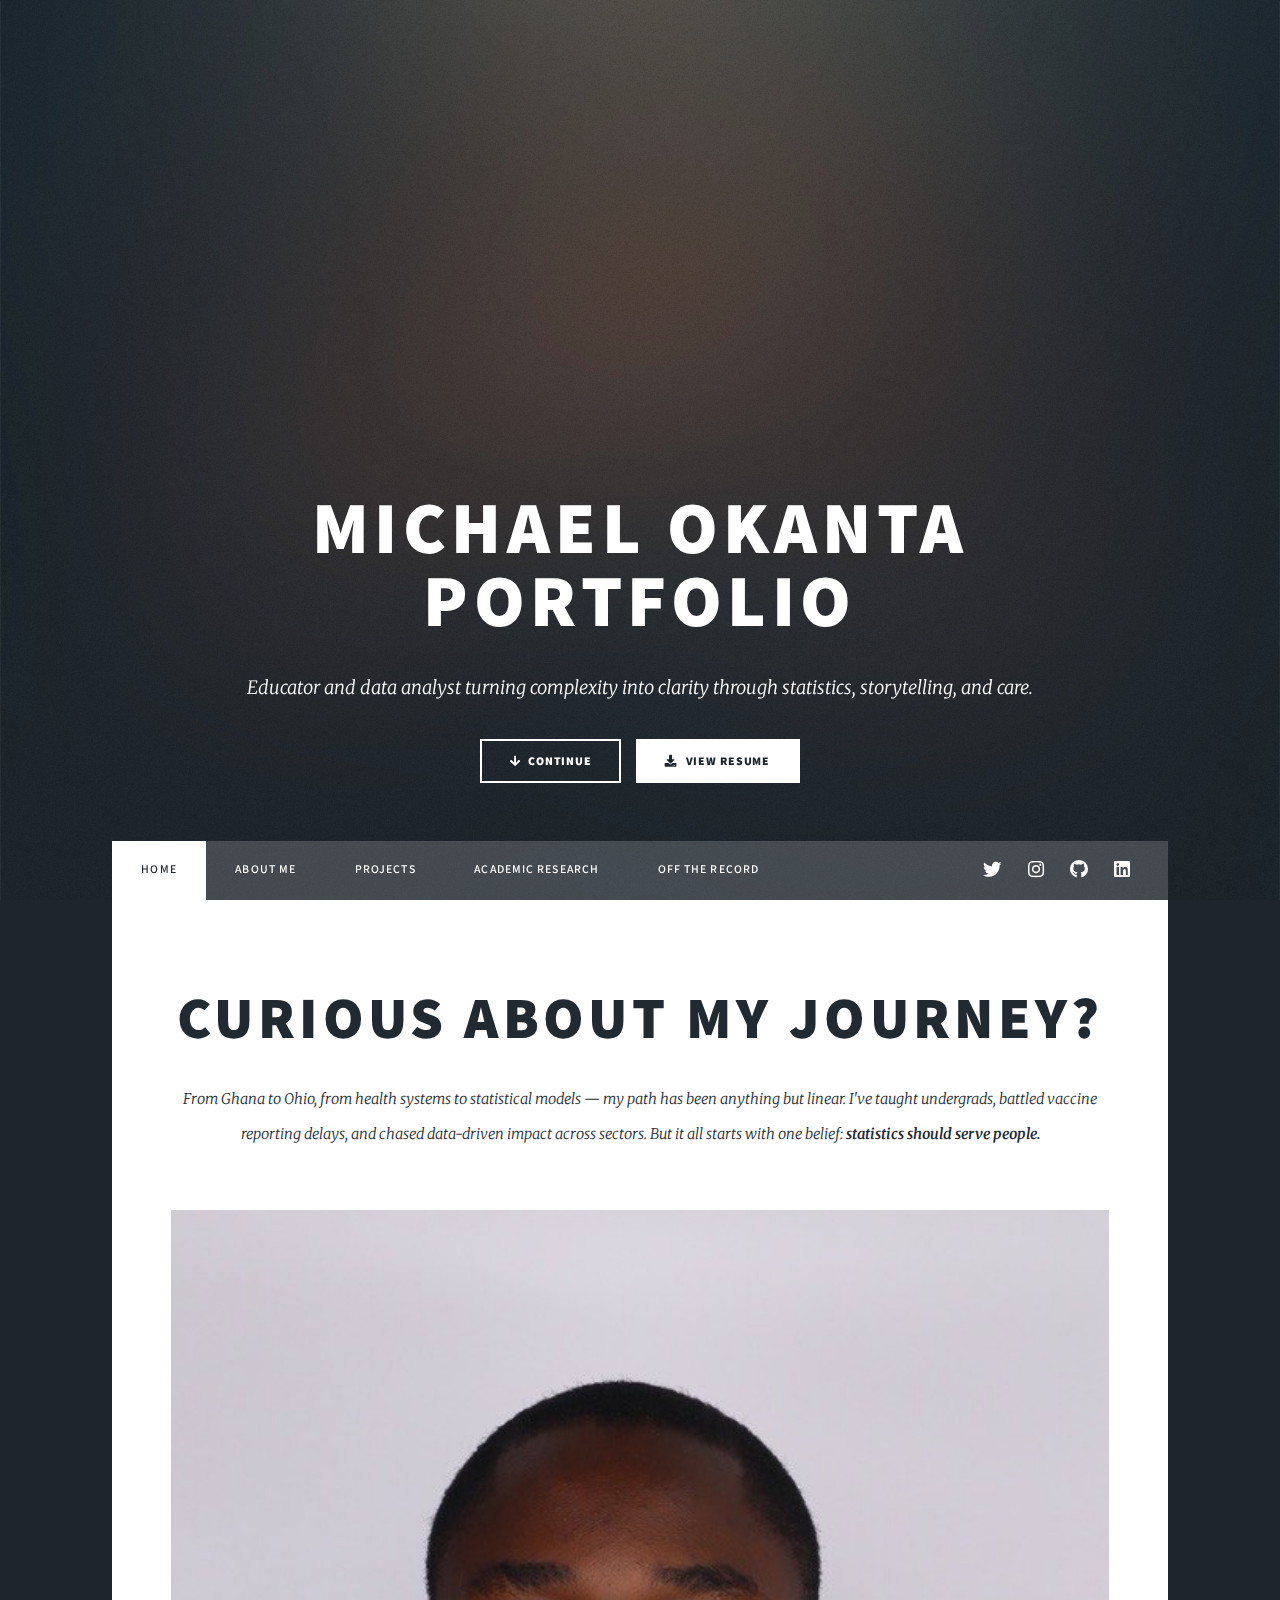
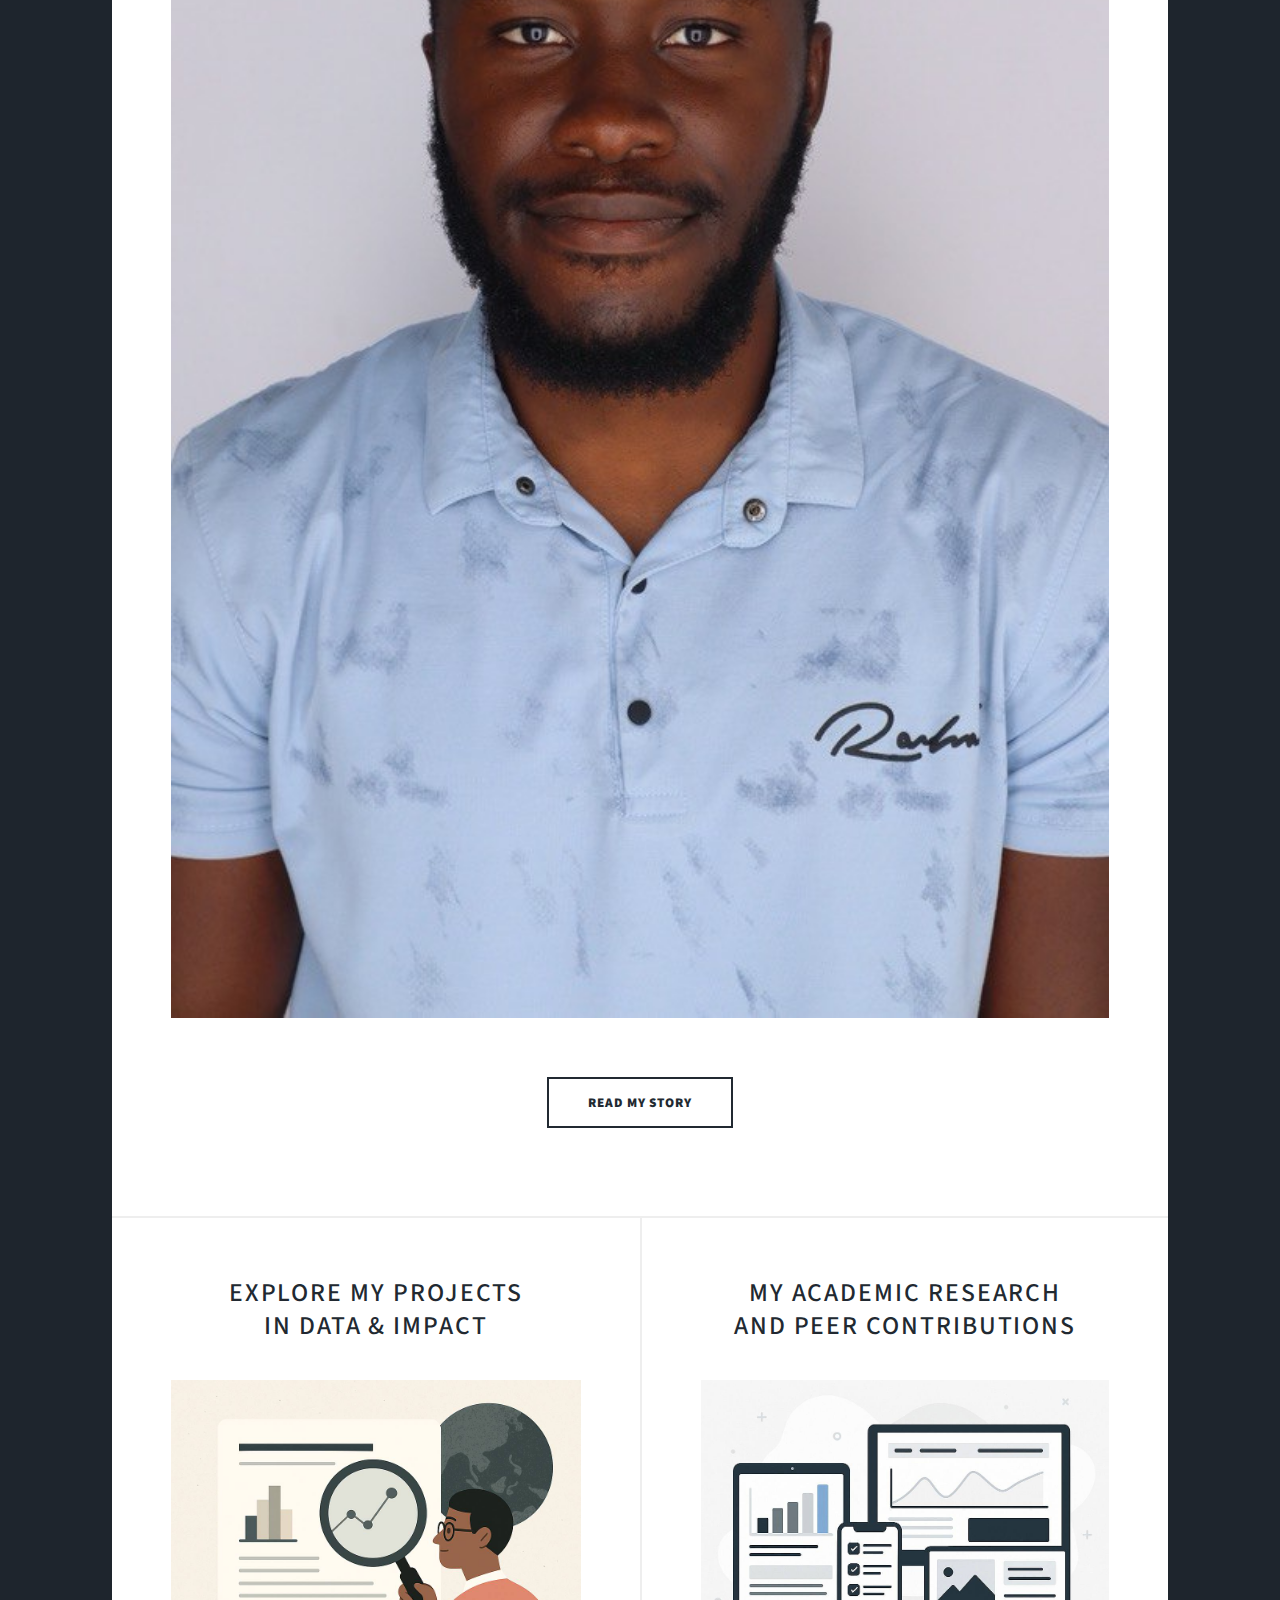
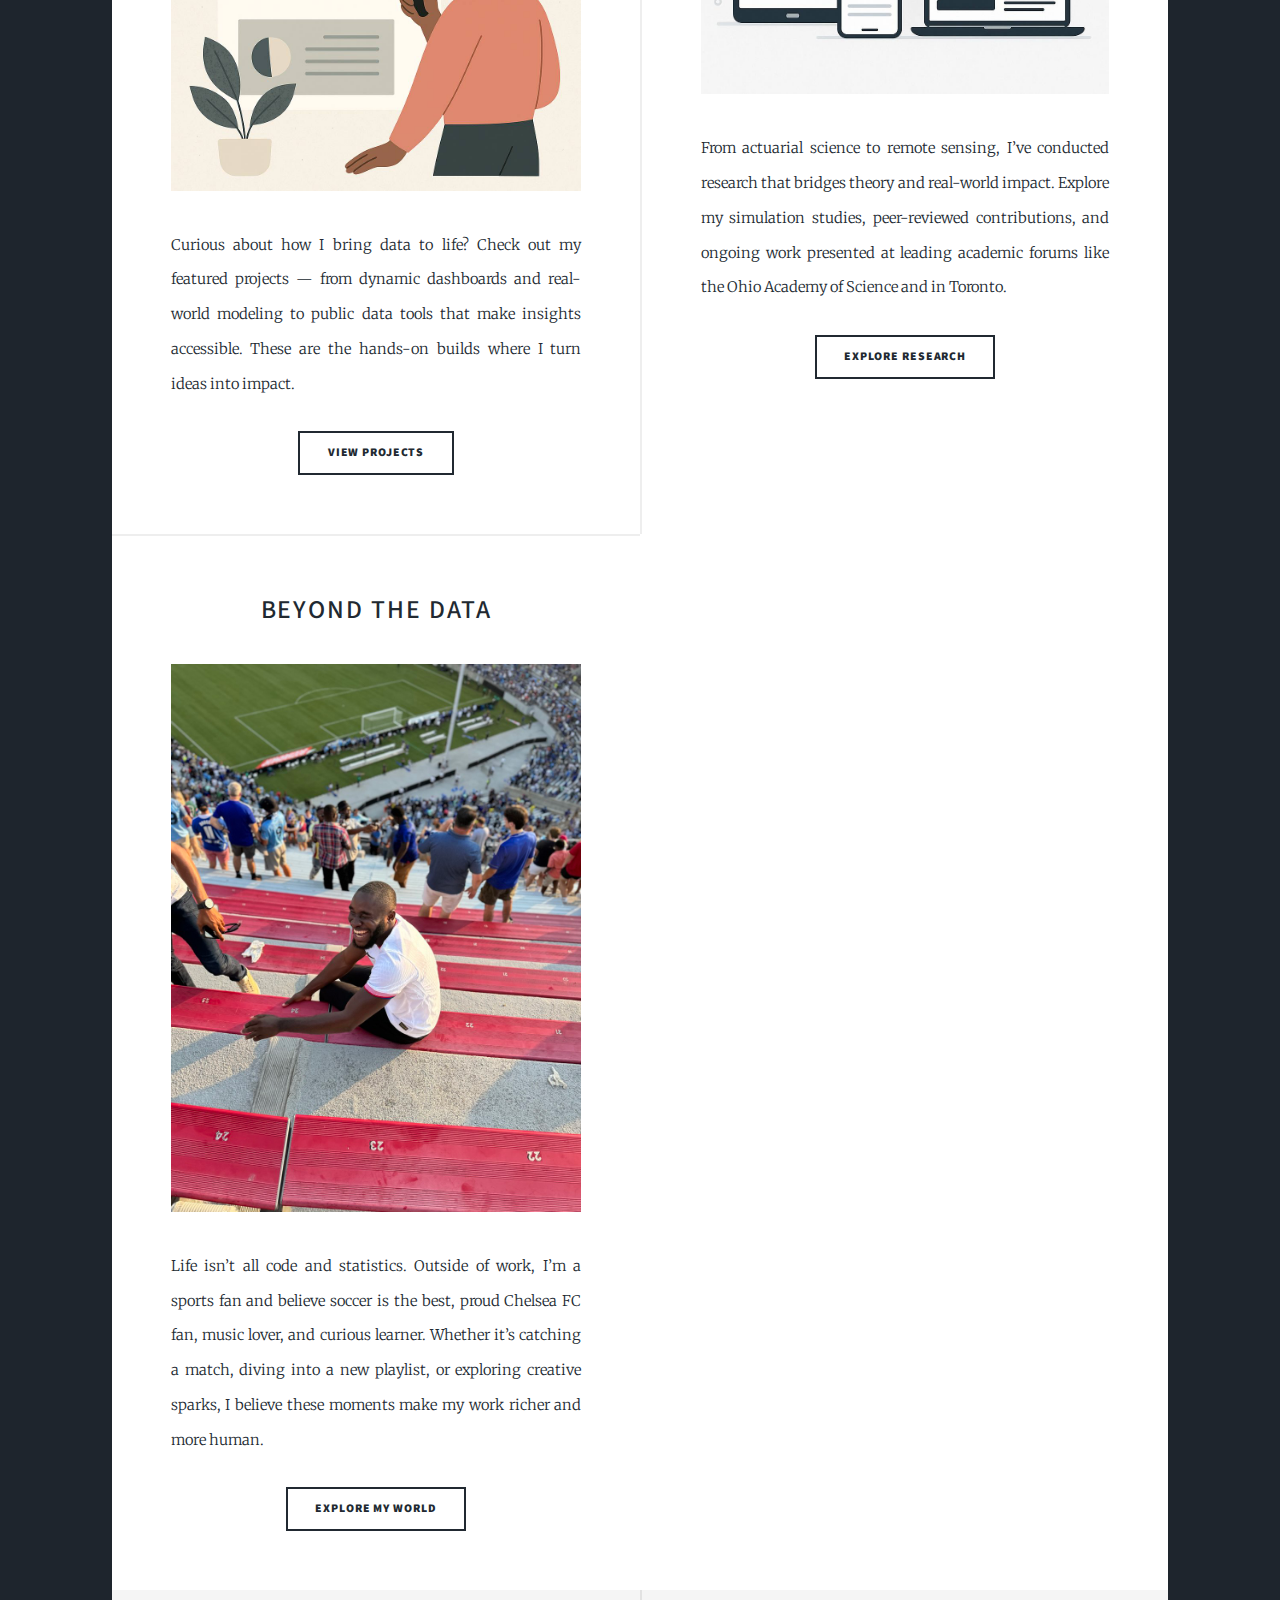
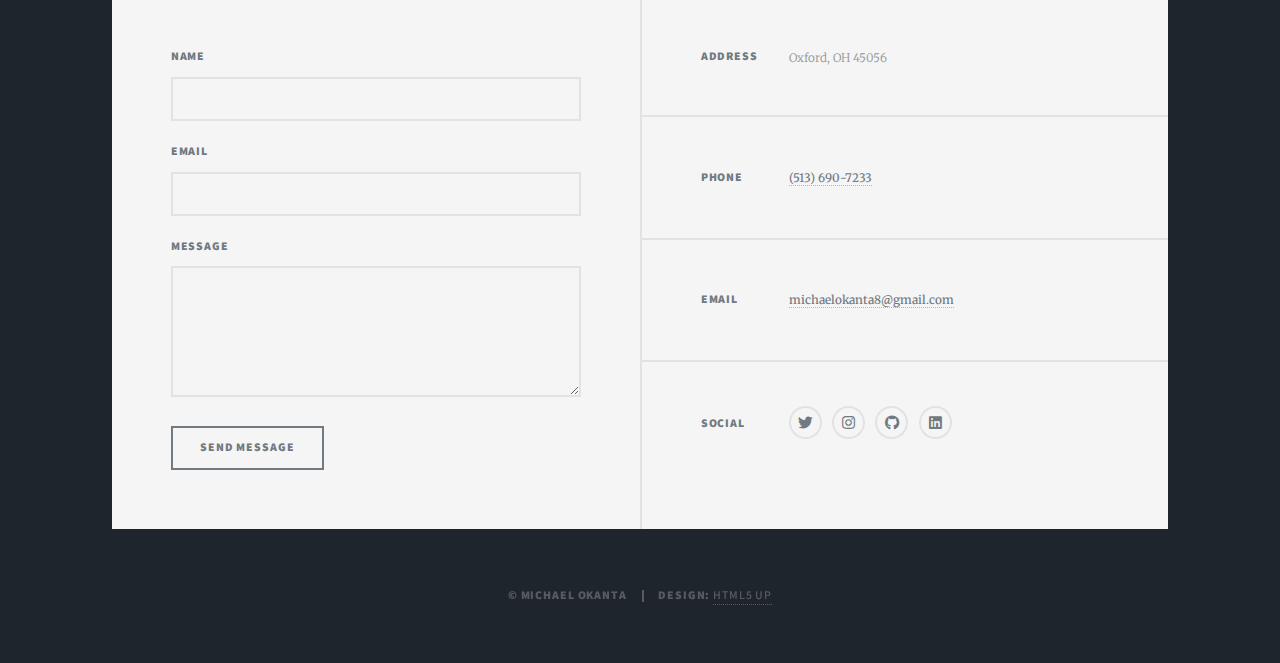
<file: index.html>
<!DOCTYPE HTML>
<!--
	Massively by HTML5 UP
	html5up.net | @ajlkn
	Free for personal and commercial use under the CCA 3.0 license (html5up.net/license)
-->
<html>
	<head>
		<!-- Google tag (gtag.js) -->
		<script async src="https://www.googletagmanager.com/gtag/js?id=G-ZTSCBJH2S6"></script>
		<script>
		window.dataLayer = window.dataLayer || [];
		function gtag(){dataLayer.push(arguments);}
		gtag('js', new Date());

		gtag('config', 'G-ZTSCBJH2S6');
		</script>
		<title>Michael Okanta</title>
		<meta charset="utf-8" />
		<meta name="viewport" content="width=device-width, initial-scale=1, user-scalable=no" />
		<link rel="stylesheet" href="assets/css/main.css" />
		<noscript><link rel="stylesheet" href="assets/css/noscript.css" /></noscript>
	</head>
	<body class="is-preload">

		<!-- Wrapper -->
			<div id="wrapper" class="fade-in">

				<!-- Intro -->
					<div id="intro">
						<h1>Michael Okanta<br />
						Portfolio</h1>
						<p>Educator and data analyst turning complexity into clarity through statistics, storytelling, and care.</p>
						<ul class="actions">
							<li><a href="#header" class="button icon solid fa-arrow-down scrolly">Continue</a></li>
							<li><a href="documents/Michael_Okanta_Resume_2025.pdf" target="_blank" class="button primary icon solid fa-download">View Resume</a></li>
						</ul>
					</div>

				<!-- Header -->
					<header id="header">
						<a href="index.html" class="logo">Portfolio</a>
					</header>

				<!-- Nav -->
					<nav id="nav">
						<ul class="links">
							<li class="active"><a href="index.html">Home</a></li>
							<li><a href="generic.html">About Me</a></li>
							<li><a href="projects.html">Projects</a></li>
							<li><a href="elements.html">Academic Research</a></li>
							<li><a href="life.html">Off the Record</a></li>
						</ul>
						<ul class="icons">
							<li><a href="https://x.com/OKanta_" target="_blank" class="icon brands fa-twitter"><span class="label">Twitter</span></a></li>
							<li><a href="https://www.instagram.com/okantamickey/" target="_blank" class="icon brands fa-instagram"><span class="label">Instagram</span></a></li>
							<li><a href="https://github.com/okantam" target="_blank" class="icon brands fa-github"><span class="label">GitHub</span></a></li>
							<li><a href="https://www.linkedin.com/in/michael-okanta-4486281b5/" target="_blank" class="icon brands fa-linkedin"><span class="label">LinkedIn</span></a></li>						
						</ul>
					</nav>

				<!-- Main -->
					<div id="main">
<!-- Featured Post -->
<article class="post featured">
    <header class="major">
        <h2>Curious about my journey?</h2>
        <p>From Ghana to Ohio, from health systems to statistical models — my path has been anything but linear. I've taught undergrads, battled vaccine reporting delays, and chased data-driven impact across sectors. But it all starts with one belief: <strong>statistics should serve people.</strong></p>
    </header>
    <a href="generic.html" class="image main"><img src="images/intro-bg.jpg" alt="About Michael Okanta" /></a>
    <ul class="actions special">
        <li><a href="generic.html" class="button large">Read My Story</a></li>
    </ul>
</article>

							

						<!-- Posts -->
							<section class="posts">
								<article>
									<header>
										<h2><a href="projects.html">Explore my projects<br />
										in Data & Impact</a></h2>
									</header>
									<a href="projects.html" class="image fit"><img src="images/acadres.jpg" alt="Project Preview" /></a>
									<p>Curious about how I bring data to life? Check out my featured projects — from dynamic dashboards and real-world modeling to public data tools that make insights accessible. These are the hands-on builds where I turn ideas into impact.</p>
									<ul class="actions special">
										<li><a href="projects.html" class="button">View Projects</a></li>
									</ul>
								</article>
								<article>
    								<header>
        								<h2><a href="elements.html">My Academic Research<br />
       				 					and Peer Contributions</a></h2>
    								</header>
    								<a href="elements.html" class="image fit"><img src="images/acadpeer.jpg" alt="Academic Poster Presentation" /></a>
    								<p>From actuarial science to remote sensing, I’ve conducted research that bridges theory and real-world impact. Explore my simulation studies, peer-reviewed contributions, and ongoing work presented at leading academic forums like the Ohio Academy of Science and in Toronto.</p>
    								<ul class="actions special">
        								<li><a href="elements.html" class="button">Explore Research</a></li>
    								</ul>
								</article>
								<article>
									<header>
										<h2><a href="life.html">Beyond the Data</a></h2>
									</header>
									<a href="life.html" class="image fit"><img src="images/happymom.jpg" alt="Chelsea FC Fan Moment" /></a>
									<p>Life isn’t all code and statistics. Outside of work, I’m a sports fan and believe soccer is the best, proud Chelsea FC fan, music lover, and curious learner. Whether it’s catching a match, diving into a new playlist, or exploring creative sparks, I believe these moments make my work richer and more human.</p>
									<ul class="actions special">
										<li><a href="life.html" class="button">Explore My World</a></li>
									</ul>
								</article>
							</section>

						

					</div>

				<!-- Footer -->
					<footer id="footer">
						<section>
							<form method="post" action="#">
								<div class="fields">
									<div class="field">
										<label for="name">Name</label>
										<input type="text" name="name" id="name" />
									</div>
									<div class="field">
										<label for="email">Email</label>
										<input type="text" name="email" id="email" />
									</div>
									<div class="field">
										<label for="message">Message</label>
										<textarea name="message" id="message" rows="3"></textarea>
									</div>
								</div>
								<ul class="actions">
									<li><input type="submit" value="Send Message" /></li>
								</ul>
							</form>
						</section>
						<section class="split contact">
							<section class="alt">
								<h3>Address</h3>
								<p>
								Oxford, OH 45056</p>
							</section>
							<section>
								<h3>Phone</h3>
								<p><a href="tel:+15136907233">(513) 690-7233</a></p>
							</section>
							<section>
								<h3>Email</h3>
								<p><a href="mailto:michaelokanta8@gmail.com">michaelokanta8@gmail.com</a></p>
							</section>
							<section>
								<h3>Social</h3>
								<ul class="icons alt">
									<li><a href="https://x.com/OKanta_" target="_blank" class="icon brands fa-twitter"><span class="label">Twitter</span></a></li>
									<li><a href="https://www.instagram.com/okantamickey/" target="_blank" class="icon brands fa-instagram"><span class="label">Instagram</span></a></li>
									<li><a href="https://github.com/okantam" target="_blank" class="icon brands fa-github"><span class="label">GitHub</span></a></li>
									<li><a href="https://www.linkedin.com/in/michael-okanta-4486281b5/" target="_blank" class="icon brands fa-linkedin"><span class="label">LinkedIn</span></a></li>
						</ul>
							</section>
						</section>
					</footer>

				<!-- Copyright -->
					<div id="copyright">
						<ul><li>&copy; Michael Okanta</li><li>Design: <a href="https://html5up.net">HTML5 UP</a></li></ul>
					</div>

			</div>

		<!-- Scripts -->
			<script src="assets/js/jquery.min.js"></script>
			<script src="assets/js/jquery.scrollex.min.js"></script>
			<script src="assets/js/jquery.scrolly.min.js"></script>
			<script src="assets/js/browser.min.js"></script>
			<script src="assets/js/breakpoints.min.js"></script>
			<script src="assets/js/util.js"></script>
			<script src="assets/js/main.js"></script>

	</body>
</html>
</file>
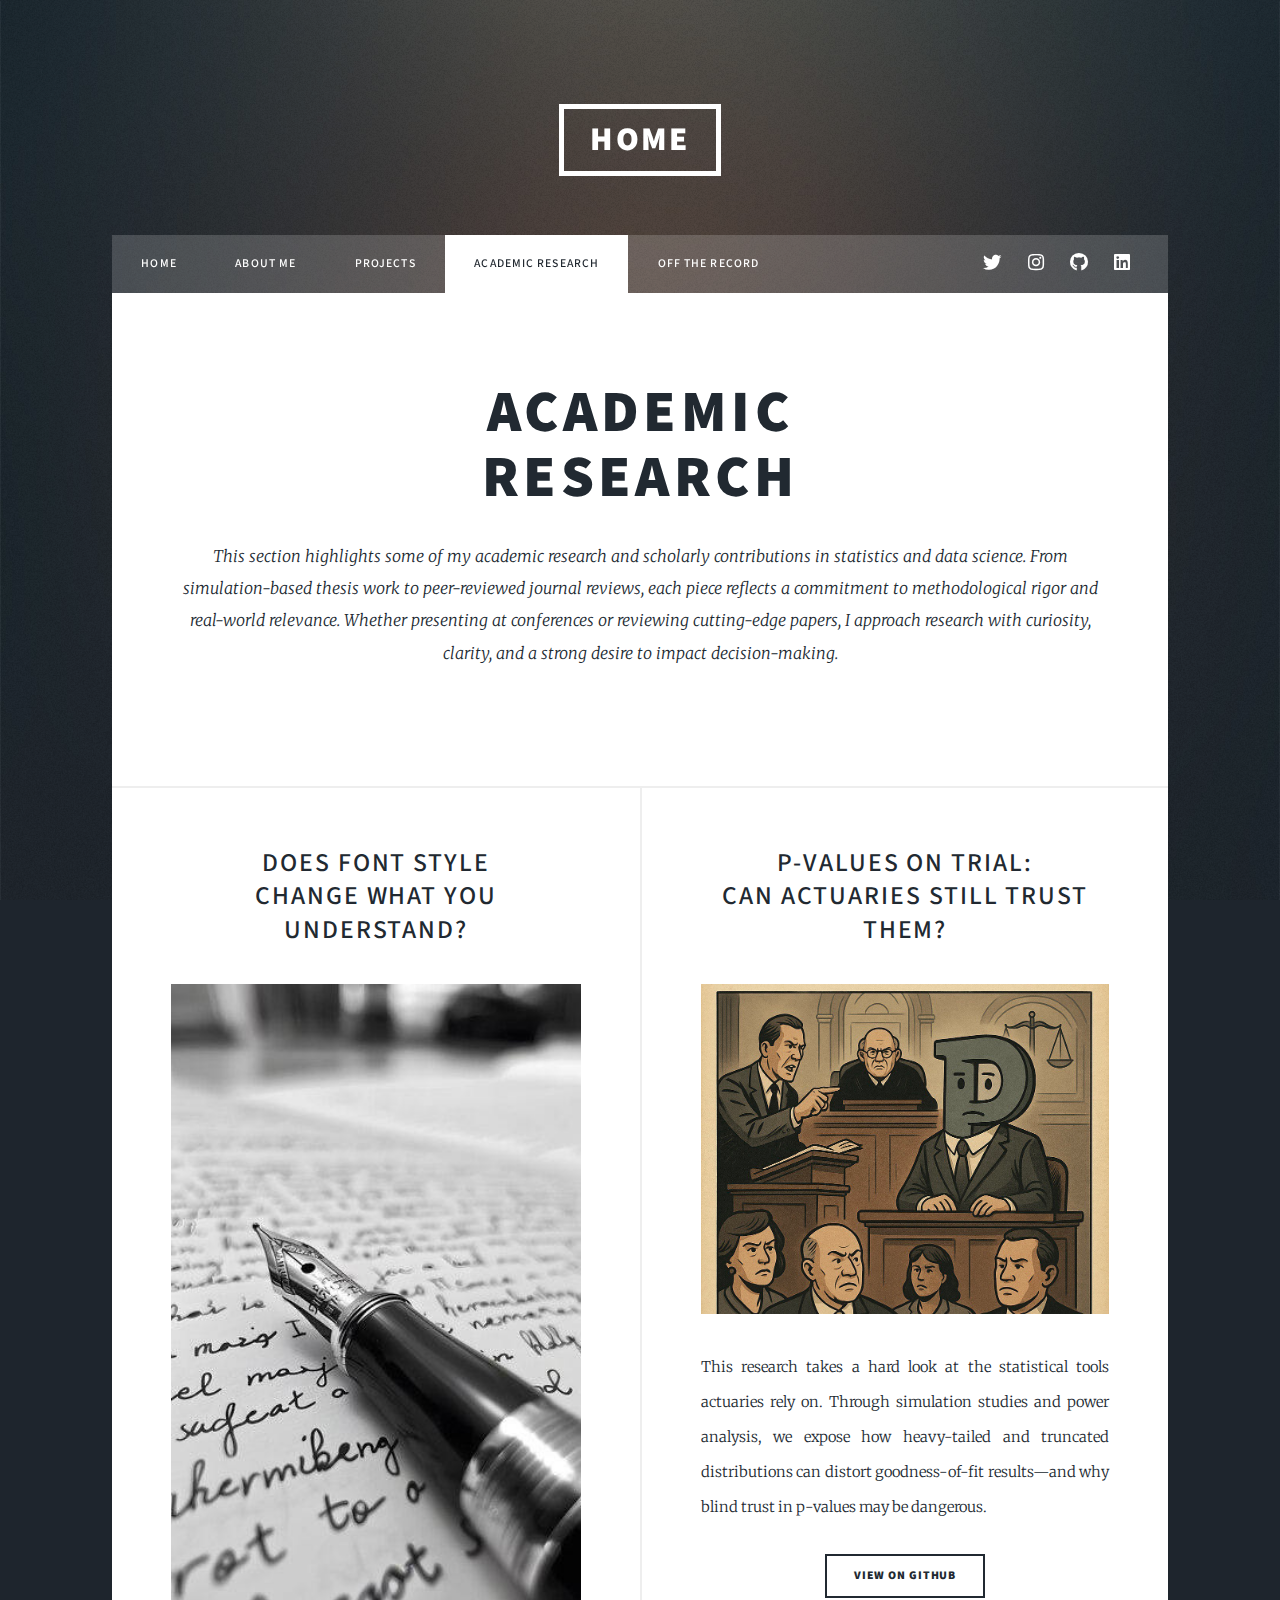
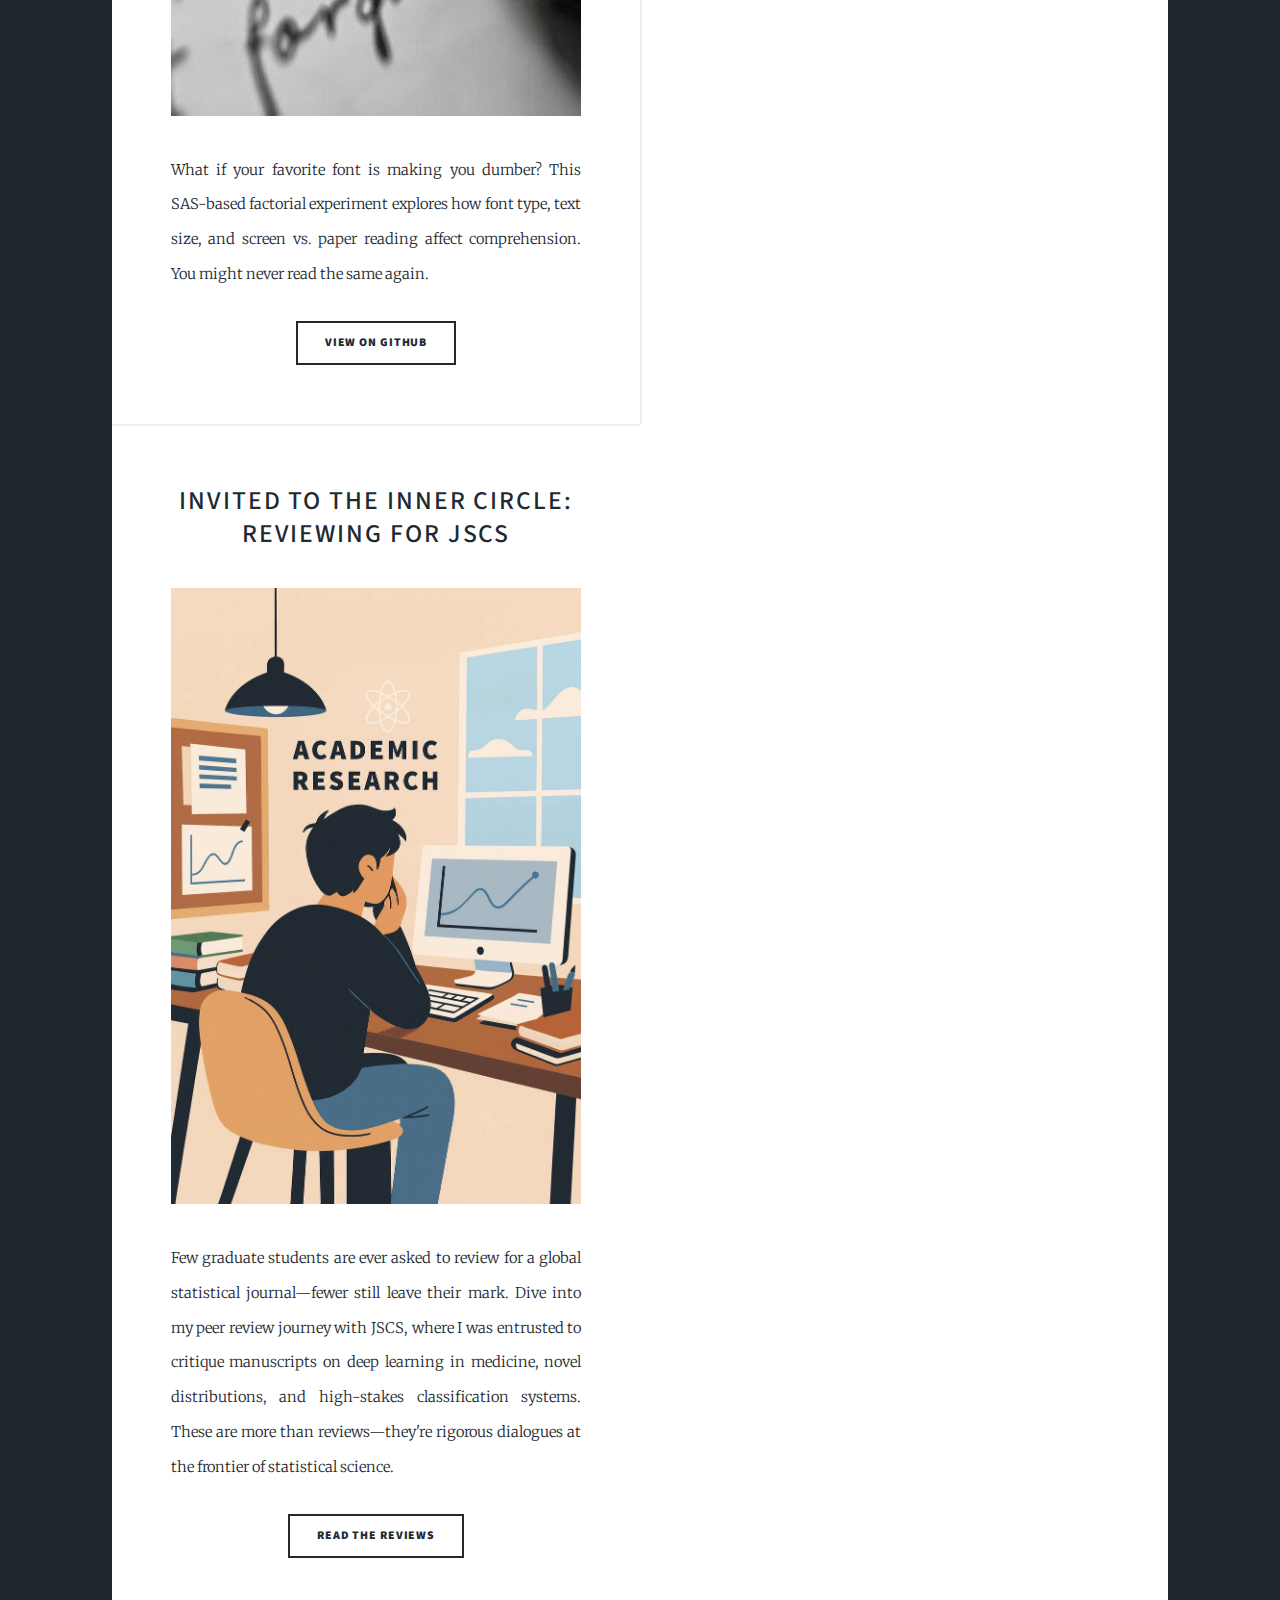
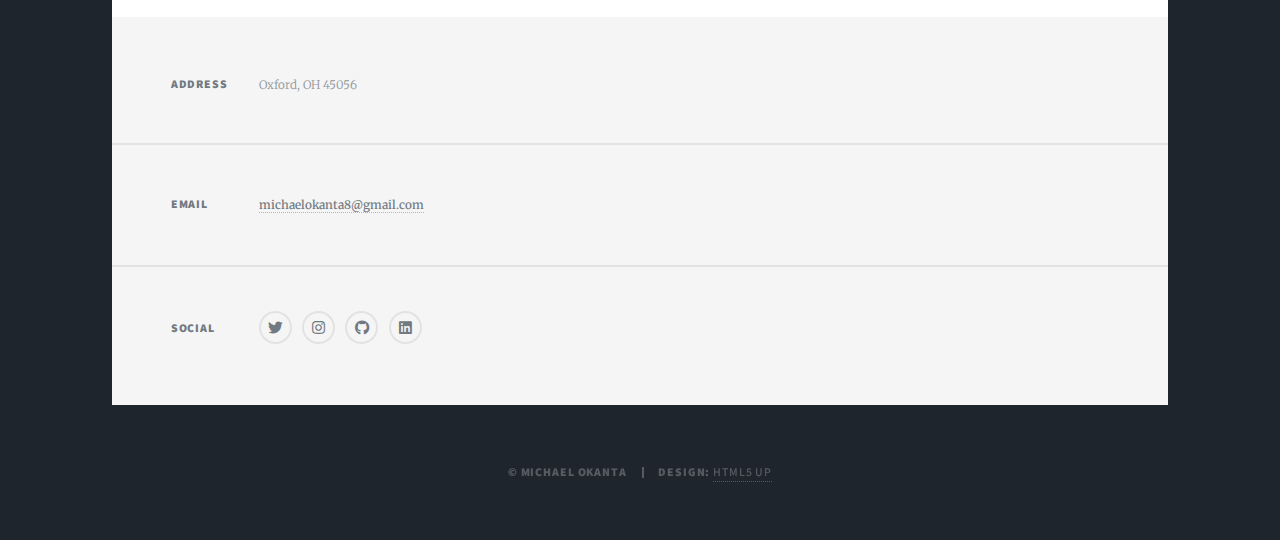
<file: elements.html>
<!DOCTYPE HTML>
<!--
	Massively by HTML5 UP
	html5up.net | @ajlkn
	Free for personal and commercial use under the CCA 3.0 license (html5up.net/license)
-->
<html>
	<head>
		<!-- Google tag (gtag.js) -->
		<script async src="https://www.googletagmanager.com/gtag/js?id=G-ZTSCBJH2S6"></script>
		<script>
		window.dataLayer = window.dataLayer || [];
		function gtag(){dataLayer.push(arguments);}
		gtag('js', new Date());

		gtag('config', 'G-ZTSCBJH2S6');
		</script>
		<title>Academic Research</title>
		<meta charset="utf-8" />
		<meta name="viewport" content="width=device-width, initial-scale=1, user-scalable=no" />
		<link rel="stylesheet" href="assets/css/main.css" />
		<noscript><link rel="stylesheet" href="assets/css/noscript.css" /></noscript>
	</head>
	<body class="is-preload">

		<!-- Wrapper -->
			<div id="wrapper">

				<!-- Header -->
					<header id="header">
						<a href="index.html" class="logo">Home</a>
					</header>

				<!-- Nav -->
					<nav id="nav">
						<ul class="links">
							<li><a href="index.html">Home</a></li>
							<li><a href="generic.html">About Me</a></li>
							<li><a href="projects.html">Projects</a></li>
							<li class="active"><a Academic Research href="elements.html">Academic Research</a></li>
							<li><a href="life.html">Off the Record</a></li>

						</ul>
						<ul class="icons">
							<li><a href="https://x.com/OKanta_" target="_blank" class="icon brands fa-twitter"><span class="label">Twitter</span></a></li>
							<li><a href="https://www.instagram.com/okantamickey/" target="_blank" class="icon brands fa-instagram"><span class="label">Instagram</span></a></li>
							<li><a href="https://github.com/okantam" target="_blank" class="icon brands fa-github"><span class="label">GitHub</span></a></li>
							<li><a href="https://www.linkedin.com/in/michael-okanta-4486281b5/" target="_blank" class="icon brands fa-linkedin"><span class="label">LinkedIn</span></a></li>						
						</ul>
					</nav>

				<!-- Main -->
					<div id="main">

							

						<!-- Featured Post -->
							<article class="post featured">
								<header class="major">
									<h1>Academic<br /> Research
									</a></h1>
									<p>This section highlights some of my academic research and scholarly contributions in statistics and data science. From simulation-based thesis work to peer-reviewed journal reviews, each piece reflects a commitment to methodological rigor and real-world relevance. Whether presenting at conferences or reviewing cutting-edge papers, I approach research with curiosity, clarity, and a strong desire to impact decision-making.</p>
								</header>
							</article>

							<section class="posts">
								<article>
									<header>
										<h2><a href="https://github.com/okantam/font-study-factorial-design" target="_blank">Does Font Style<br />
										Change What You Understand?</a></h2>
									</header>
									<a href="https://github.com/okantam/font-study-factorial-design" target="_blank" class="image fit"><img src="images/font.jpg" alt="Font Study SAS Project Preview" /></a>
									<p>
										What if your favorite font is making you dumber? This SAS-based factorial experiment explores how font type, text size, and screen vs. paper reading affect comprehension. You might never read the same again.
									</p>
									<ul class="actions special">
										<li><a href="https://github.com/okantam/font-study-factorial-design" target="_blank" class="button">View on GitHub</a></li>
									</ul>
								</article>

								<article>
									<header>
										<h2><a href="https://github.com/okantam/reassessing-pvalues-gof-tests" target="_blank">P-Values on Trial:<br />
										Can Actuaries Still Trust Them?</a></h2>
									</header>
									<a href="https://github.com/okantam/reassessing-pvalues-gof-tests" target="_blank" class="image fit"><img src="images/pval.jpg" alt="P-Value Research Poster Preview" /></a>
									<p>
										This research takes a hard look at the statistical tools actuaries rely on. Through simulation studies and power analysis, we expose how heavy-tailed and truncated distributions can distort goodness-of-fit results—and why blind trust in p-values may be dangerous.
									</p>
									<ul class="actions special">
										<li><a href="https://github.com/okantam/reassessing-pvalues-gof-tests" target="_blank" class="button">View on GitHub</a></li>
									</ul>
								</article>
								<article>
									<header>
										<h2><a href="https://github.com/okantam/JSCS_Peer_Reviews_By_M_Okanta" target="_blank">Invited to the Inner Circle:<br />
										Reviewing for JSCS</a></h2>
									</header>
									<a href="#" target="_blank" class="image fit"><img src="images/research.jpg" alt="JSCS Peer Reviews Preview" /></a>
									<p>
										Few graduate students are ever asked to review for a global statistical journal—fewer still leave their mark. Dive into my peer review journey with JSCS, where I was entrusted to critique manuscripts on deep learning in medicine, novel distributions, and high-stakes classification systems. These are more than reviews—they're rigorous dialogues at the frontier of statistical science.
									</p>
									<ul class="actions special">
										<li><a href="https://github.com/okantam/JSCS_Peer_Reviews_By_M_Okanta" target="_blank" class="button">Read the Reviews</a></li>
									</ul>
								</article>

								
							</section>

					</div>

				<!-- Footer -->
					<footer id="footer">
						
						<section class="split contact">
							<section class="alt">
								<h3>Address</h3>
								<p>
								Oxford, OH 45056</p>
							</section>
							
							<section>
								<h3>Email</h3>
								<p><a href="mailto:michaelokanta8@gmail.com">michaelokanta8@gmail.com</a></p>
							</section>
							<section>
								<h3>Social</h3>
								<ul class="icons alt">
									<li><a href="https://x.com/OKanta_" target="_blank" class="icon brands fa-twitter"><span class="label">Twitter</span></a></li>
									<li><a href="https://www.instagram.com/okantamickey/" target="_blank" class="icon brands fa-instagram"><span class="label">Instagram</span></a></li>
									<li><a href="https://github.com/okantam" target="_blank" class="icon brands fa-github"><span class="label">GitHub</span></a></li>
                                    <li><a href="https://www.linkedin.com/in/michael-okanta-4486281b5/" target="_blank" class="icon brands fa-linkedin"><span class="label">LinkedIn</span></a></li>
						        </ul>
							</section>
					</footer>

				<!-- Copyright -->
					<div id="copyright">
						<ul><li>&copy; Michael Okanta</li><li>Design: <a href="https://html5up.net">HTML5 UP</a></li></ul>
					</div>

			</div>

		<!-- Scripts -->
			<script src="assets/js/jquery.min.js"></script>
			<script src="assets/js/jquery.scrollex.min.js"></script>
			<script src="assets/js/jquery.scrolly.min.js"></script>
			<script src="assets/js/browser.min.js"></script>
			<script src="assets/js/breakpoints.min.js"></script>
			<script src="assets/js/util.js"></script>
			<script src="assets/js/main.js"></script>

	</body>
</html>
</file>
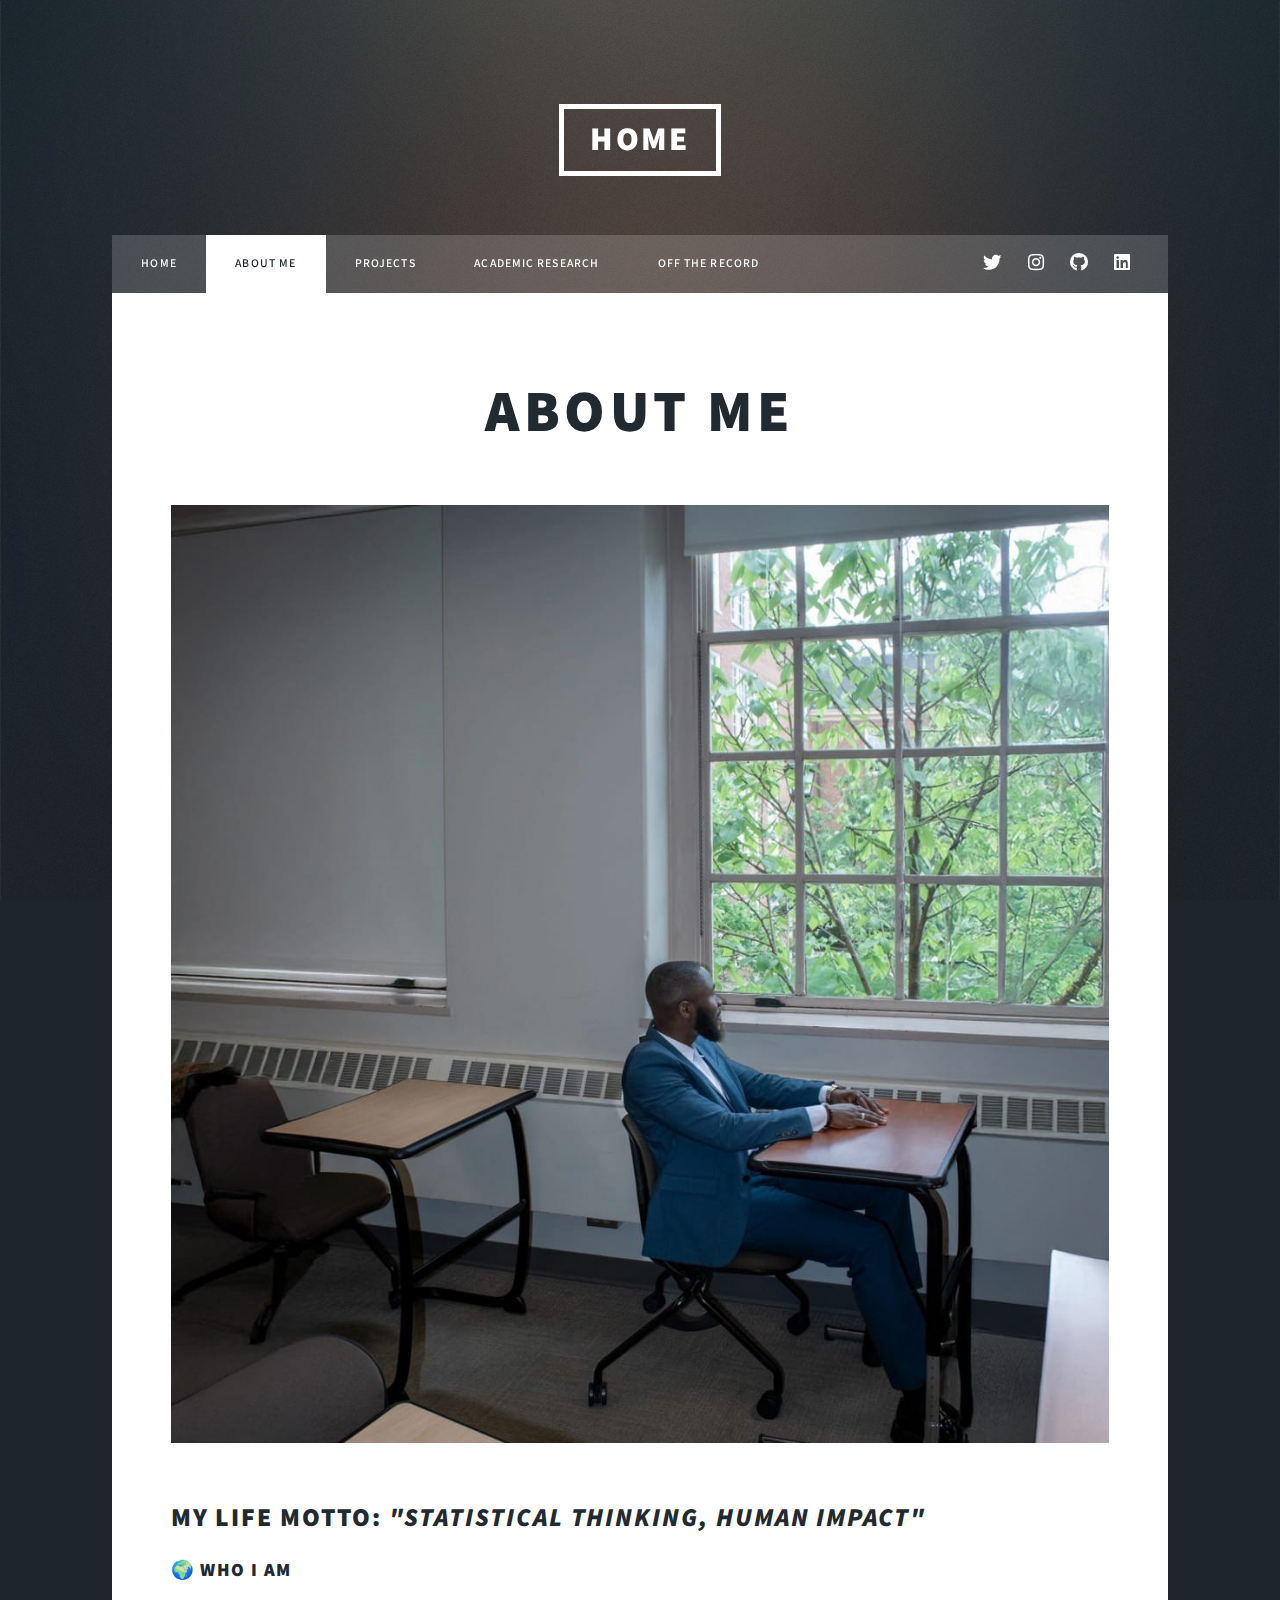
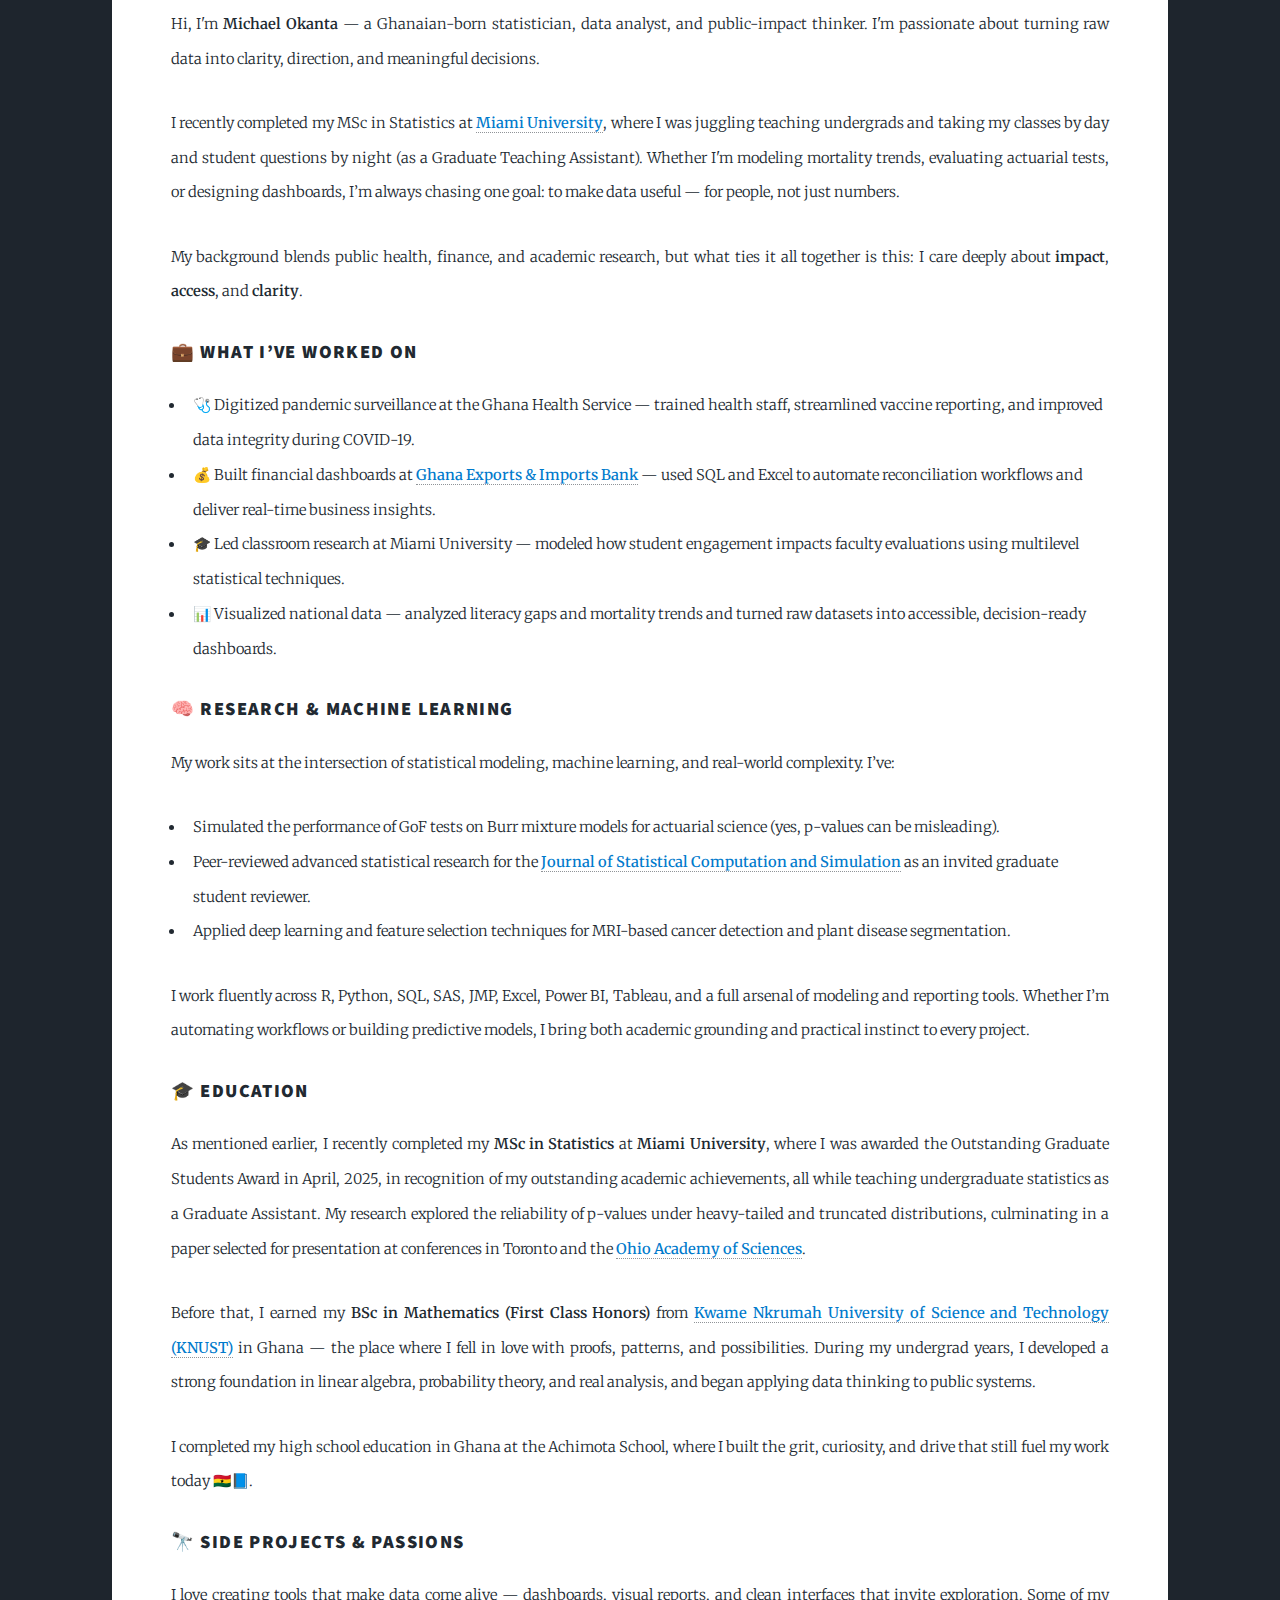
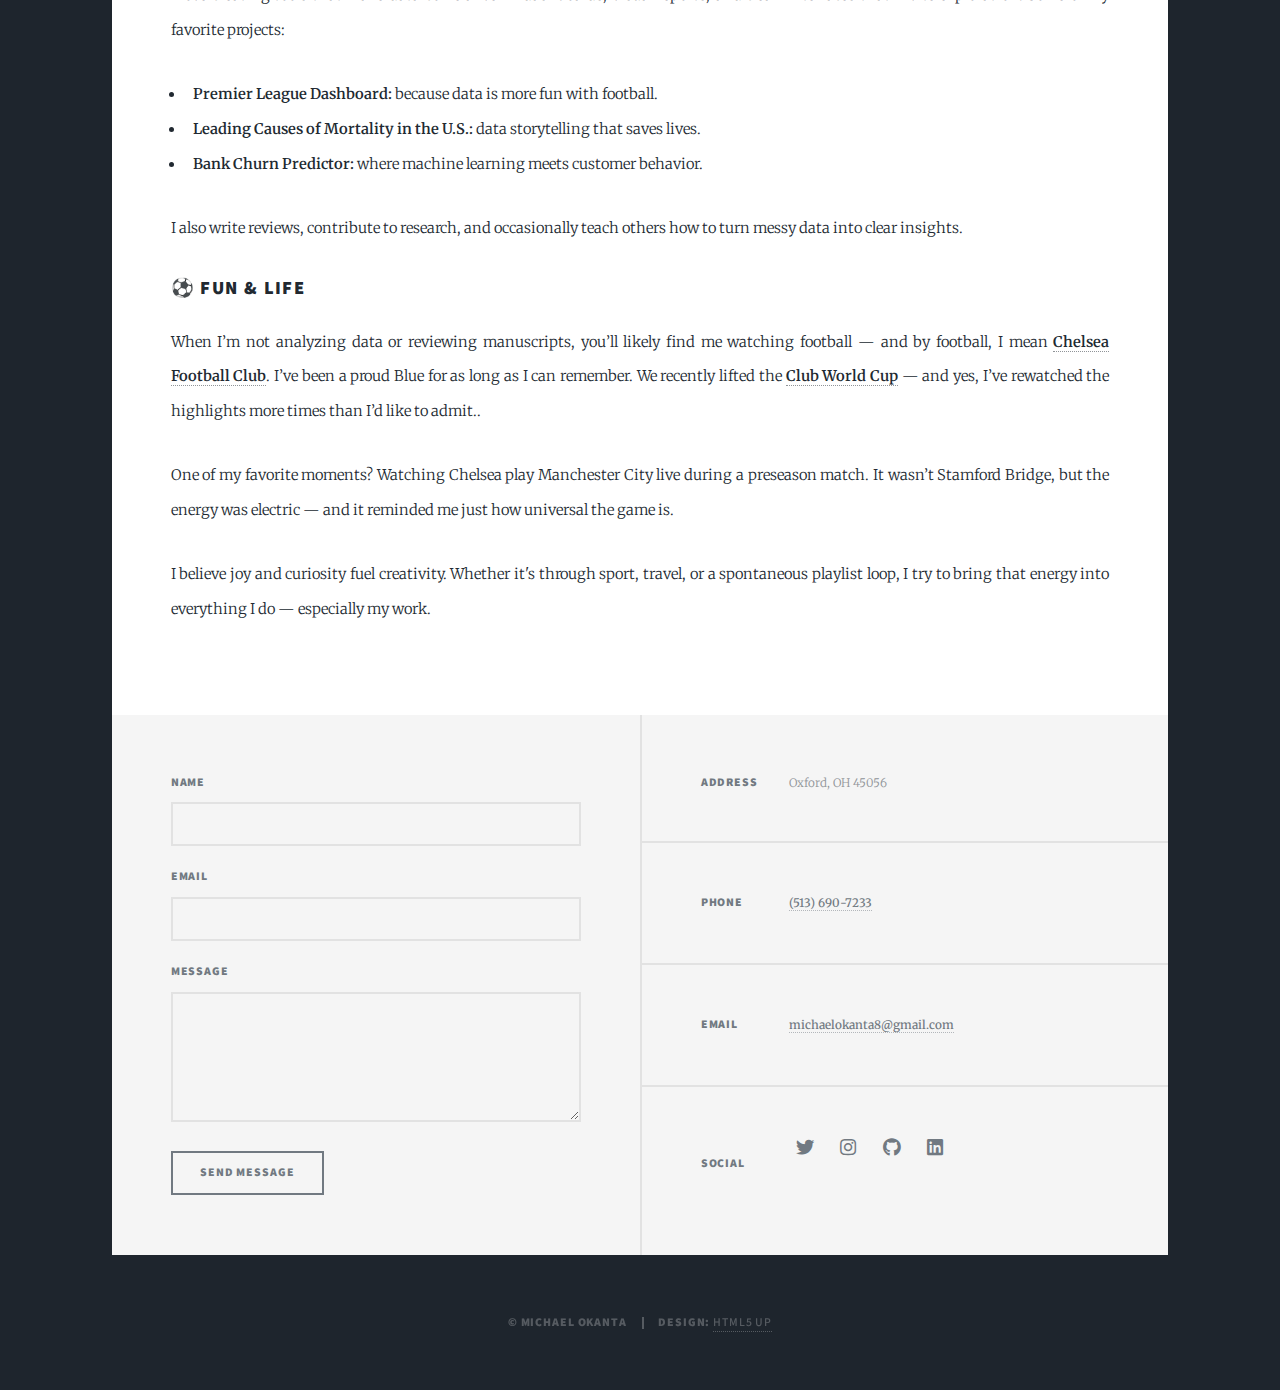
<file: generic.html>
<!DOCTYPE HTML>
<!--
	Massively by HTML5 UP
	html5up.net | @ajlkn
	Free for personal and commercial use under the CCA 3.0 license (html5up.net/license)
-->
<html>
	<head>
		<!-- Google tag (gtag.js) -->
		<script async src="https://www.googletagmanager.com/gtag/js?id=G-ZTSCBJH2S6"></script>
		<script>
		window.dataLayer = window.dataLayer || [];
		function gtag(){dataLayer.push(arguments);}
		gtag('js', new Date());

		gtag('config', 'G-ZTSCBJH2S6');
		</script>
		<title>About - Michael Okanta</title>
		<meta charset="utf-8" />
		<meta name="viewport" content="width=device-width, initial-scale=1, user-scalable=no" />
		<link rel="stylesheet" href="assets/css/main.css" />
		<noscript><link rel="stylesheet" href="assets/css/noscript.css" /></noscript>
	</head>
	<body class="is-preload">

		<!-- Wrapper -->
			<div id="wrapper">

				<!-- Header -->
					<header id="header">
						<a href="index.html" class="logo">Home</a>
					</header>

				<!-- Nav -->
					<nav id="nav">
						<ul class="links">
							<li><a href="index.html">Home</a></li>
							<li class="active"><a href="generic.html">About Me</a></li>
							<li><a href="projects.html">Projects</a></li>
							<li><a href="elements.html">Academic Research</a></li>
							<li><a href="life.html">Off the Record</a></li>
						</ul>
						<ul class="icons">
							<li><a href="https://x.com/OKanta_" target="_blank" class="icon brands fa-twitter"><span class="label">Twitter</span></a></li>
							<li><a href="https://www.instagram.com/okantamickey/" target="_blank" class="icon brands fa-instagram"><span class="label">Instagram</span></a></li>
							<li><a href="https://github.com/okantam" target="_blank" class="icon brands fa-github"><span class="label">GitHub</span></a></li>
							<li><a href="https://www.linkedin.com/in/michael-okanta-4486281b5/" target="_blank" class="icon brands fa-linkedin"><span class="label">LinkedIn</span></a></li>
						</ul>
					</nav>

				<!-- Main -->
					<div id="main">

						<!-- Post -->
							<section class="post">
								<header class="major">
									<h1>About Me</h1>
								</header>
								<div class="image main"><img src="images/future.jpg" alt="" /></div>
								<h2> MY LIFE MOTTO: <em>"Statistical Thinking, Human Impact"</em></h2>
								<h3> 🌍 WHO I AM</h3>
								<p>Hi, I'm <strong>Michael Okanta</strong> — a Ghanaian-born statistician, data analyst, and public-impact thinker. I'm passionate about turning raw data into clarity, direction, and meaningful decisions.</p>
								<p>I recently completed my MSc in Statistics at <a href="https://miamioh.edu" target="_blank">Miami University</a>, where I was juggling teaching undergrads and taking my classes by day and student questions by night (as a Graduate Teaching Assistant). Whether I'm modeling mortality trends, evaluating actuarial tests, or designing dashboards, I’m always chasing one goal: to make data useful — for people, not just numbers.</p>
  <p>My background blends public health, finance, and academic research, but what ties it all together is this: I care deeply about <strong>impact</strong>, <strong>access</strong>, and <strong>clarity</strong>.</p>

  <h3>💼 WHAT I’VE WORKED ON</h3>
  <ul>
    <li>🩺 Digitized pandemic surveillance at the Ghana Health Service — trained health staff, streamlined vaccine reporting, and improved data integrity during COVID-19.</li>
    <li>💰 Built financial dashboards at <a href="https://eximbankghana.com" target="_blank">Ghana Exports & Imports Bank</a> — used SQL and Excel to automate reconciliation workflows and deliver real-time business insights. </li>
    <li>🎓 Led classroom research at Miami University — modeled how student engagement impacts faculty evaluations using multilevel statistical techniques.</li>
    <li>📊 Visualized national data — analyzed literacy gaps and mortality trends and turned raw datasets into accessible, decision-ready dashboards.</li>
  </ul>

  <h3>🧠 RESEARCH & MACHINE LEARNING</h3>
  <p>My work sits at the intersection of statistical modeling, machine learning, and real-world complexity. I’ve:</p>
  <ul>
    <li>Simulated the performance of GoF tests on Burr mixture models for actuarial science (yes, p-values can be misleading).</li>
    <li>Peer-reviewed advanced statistical research for the <a href="https://www.tandfonline.com/journals/gscs20" target="_blank"> Journal of Statistical Computation and Simulation</a> as an invited graduate student reviewer.</li>
    <li>Applied deep learning and feature selection techniques for MRI-based cancer detection and plant disease segmentation.</li>
  </ul>
  <p>I work fluently across R, Python, SQL, SAS, JMP, Excel, Power BI, Tableau, and a full arsenal of modeling and reporting tools. Whether I’m automating workflows or building predictive models, I bring both academic grounding and practical instinct to every project.</p>

  <h3>🎓 EDUCATION</h3>
 <p>
    As mentioned earlier, I recently completed my <strong>MSc in Statistics</strong> at <strong>Miami University</strong>, where I was awarded the Outstanding Graduate Students Award in April, 2025, in recognition of my outstanding academic achievements, all while teaching undergraduate statistics as a Graduate Assistant. My research explored the reliability of p-values under heavy-tailed and truncated distributions, culminating in a paper selected for presentation at conferences in Toronto and the <a href="https://www.ohiosci.org/annual-meeting/"> Ohio Academy of Sciences</a>.
  </p>

  <p>
    Before that, I earned my <strong>BSc in Mathematics (First Class Honors)</strong> from <strong> <a href="https://www.knust.edu.gh" target="_blank">Kwame Nkrumah University of Science and Technology (KNUST)</a></strong> in Ghana — the place where I fell in love with proofs, patterns, and possibilities. During my undergrad years, I developed a strong foundation in linear algebra, probability theory, and real analysis, and began applying data thinking to public systems.
  </p>

  <p>
    I completed my high school education in Ghana at the Achimota School, where I built the grit, curiosity, and drive that still fuel my work today 🇬🇭📘.
  </p>

  <h3>🔭 SIDE PROJECTS & PASSIONS</h3>
  <p>I love creating tools that make data come alive — dashboards, visual reports, and clean interfaces that invite exploration. Some of my favorite projects:</p>
  <ul>
    <li><strong>Premier League Dashboard:</strong> because data is more fun with football.</li>
    <li><strong>Leading Causes of Mortality in the U.S.:</strong> data storytelling that saves lives.</li>
    <li><strong>Bank Churn Predictor:</strong> where machine learning meets customer behavior.</li>
  </ul>
  <p>I also write reviews, contribute to research, and occasionally teach others how to turn messy data into clear insights.</p>

  <h3>⚽ Fun & Life</h3>

  <p>
    When I’m not analyzing data or reviewing manuscripts, you’ll likely find me watching football — and by football, I mean <a href="https://www.chelseafc.com/en" target="_blank"><strong>Chelsea Football Club</strong></a>. I’ve been a proud Blue for as long as I can remember. We recently lifted the <a href="https://www.fifa.com/en/tournaments/mens/club-world-cup/usa-2025/articles/chelsea-first-title-wins" target="_blank"><strong>Club World Cup</strong></a> — and yes, I’ve rewatched the highlights more times than I’d like to admit..
  </p>

  <p>
    One of my favorite moments? Watching Chelsea play Manchester City live during a preseason match. It wasn’t Stamford Bridge, but the energy was electric — and it reminded me just how universal the game is.
  </p>

  <p>
    I believe joy and curiosity fuel creativity. Whether it's through sport, travel, or a spontaneous playlist loop, I try to bring that energy into everything I do — especially my work.
  </p>
							</section>

					</div>

				<!-- Footer -->
					<footer id="footer">
						<section>
							<form method="post" action="#">
								<div class="fields">
									<div class="field">
										<label for="name">Name</label>
										<input type="text" name="name" id="name" />
									</div>
									<div class="field">
										<label for="email">Email</label>
										<input type="text" name="email" id="email" />
									</div>
									<div class="field">
										<label for="message">Message</label>
										<textarea name="message" id="message" rows="3"></textarea>
									</div>
								</div>
								<ul class="actions">
									<li><input type="submit" value="Send Message" /></li>
								</ul>
							</form>
						</section>
						<section class="split contact">
							<section class="alt">
								<h3>Address</h3>
								<p>
								Oxford, OH 45056</p>
							</section>
							<section>
								<h3>Phone</h3>
								<p><a href="tel:+15136907233">(513) 690-7233</a></p>
							</section>
							<section>
								<h3>Email</h3>
								<p><a href="mailto:michaelokanta8@gmail.com">michaelokanta8@gmail.com</a></p>
							</section>
							<section>
								<h3>Social</h3>
								<ul class="icons">
									<li><a href="https://x.com/OKanta_" target="_blank" class="icon brands fa-twitter"><span class="label">Twitter</span></a></li>
									<li><a href="https://www.instagram.com/okantamickey/" target="_blank" class="icon brands fa-instagram"><span class="label">Instagram</span></a></li>
									<li><a href="https://github.com/okantam" target="_blank" class="icon brands fa-github"><span class="label">GitHub</span></a></li>
									<li><a href="https://www.linkedin.com/in/michael-okanta-4486281b5/" target="_blank" class="icon brands fa-linkedin"><span class="label">LinkedIn</span></a></li>
								<ul>
							</section>
						</section>
					</footer>

				<!-- Copyright -->
					<div id="copyright">
						<ul><li>&copy; Michael Okanta</li><li>Design: <a href="https://html5up.net">HTML5 UP</a></li></ul>
					</div>

			</div>

		<!-- Scripts -->
			<script src="assets/js/jquery.min.js"></script>
			<script src="assets/js/jquery.scrollex.min.js"></script>
			<script src="assets/js/jquery.scrolly.min.js"></script>
			<script src="assets/js/browser.min.js"></script>
			<script src="assets/js/breakpoints.min.js"></script>
			<script src="assets/js/util.js"></script>
			<script src="assets/js/main.js"></script>

	</body>
</html>
</file>
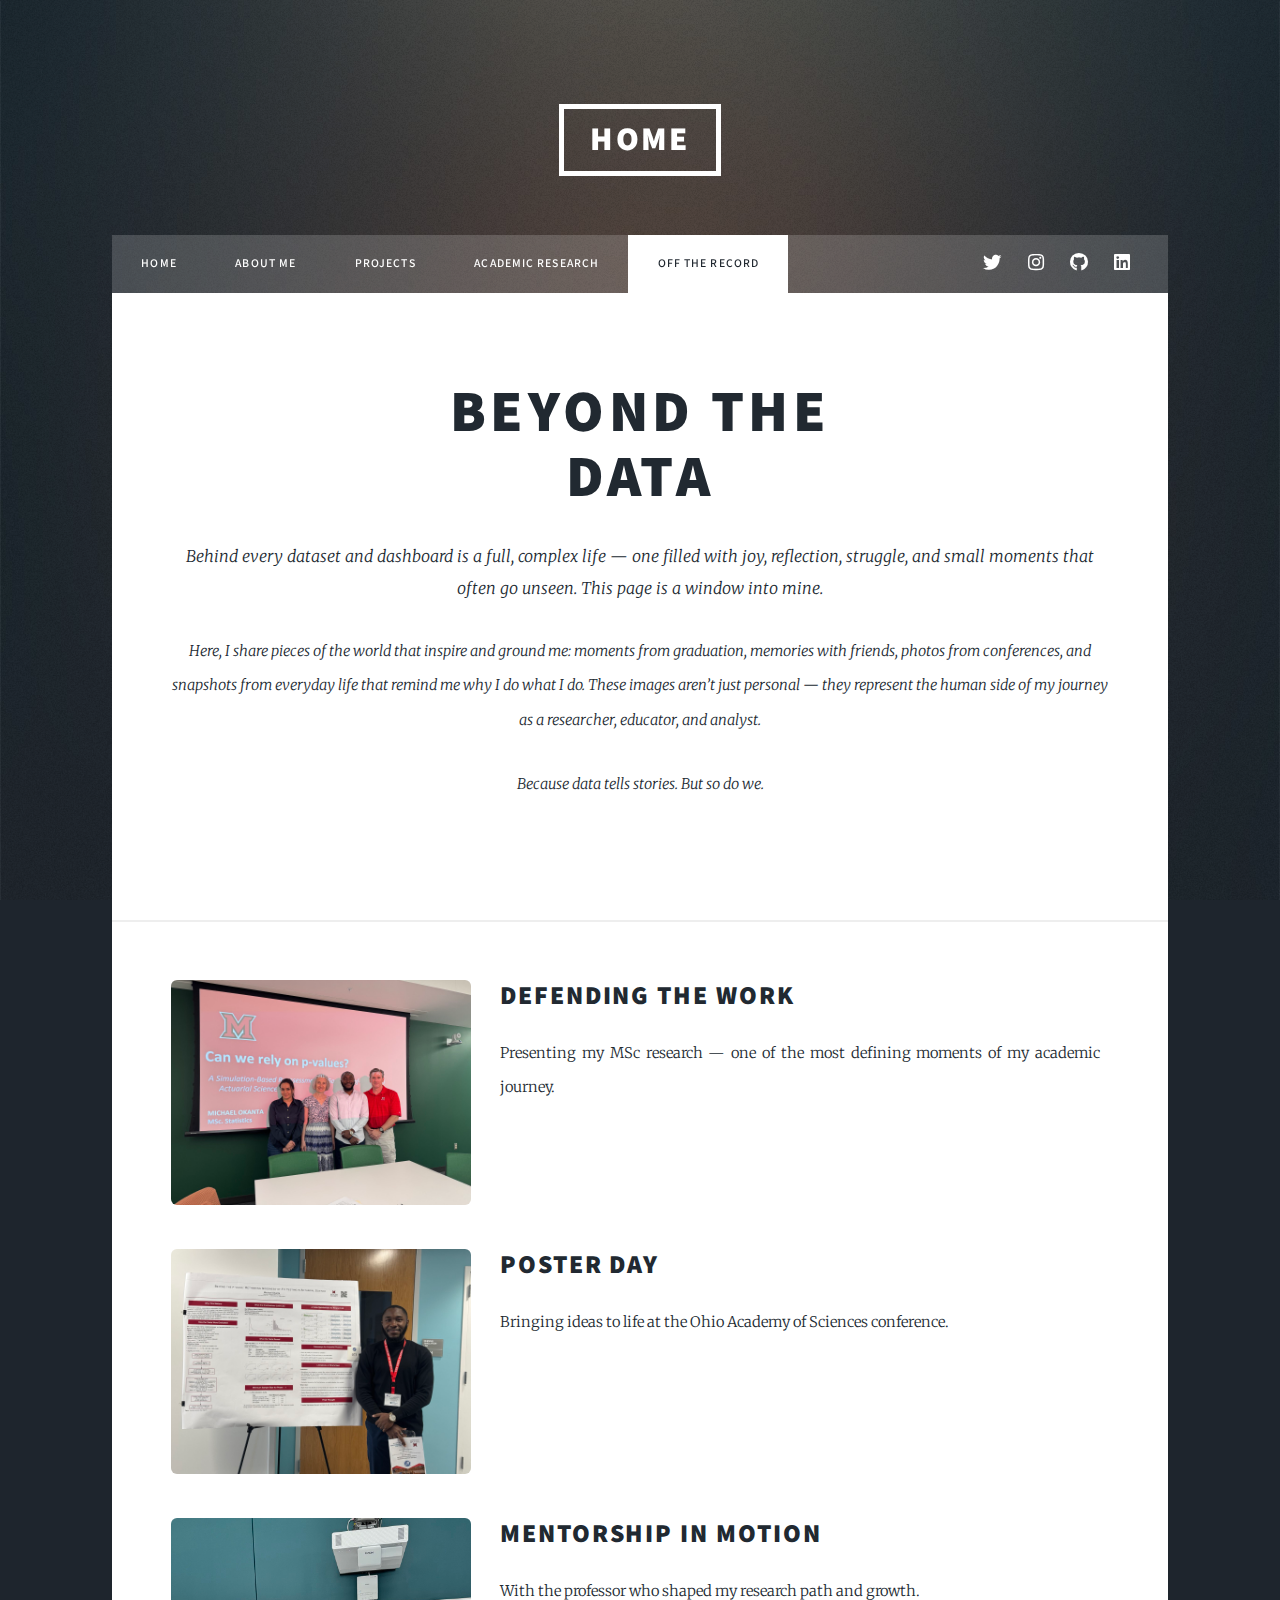
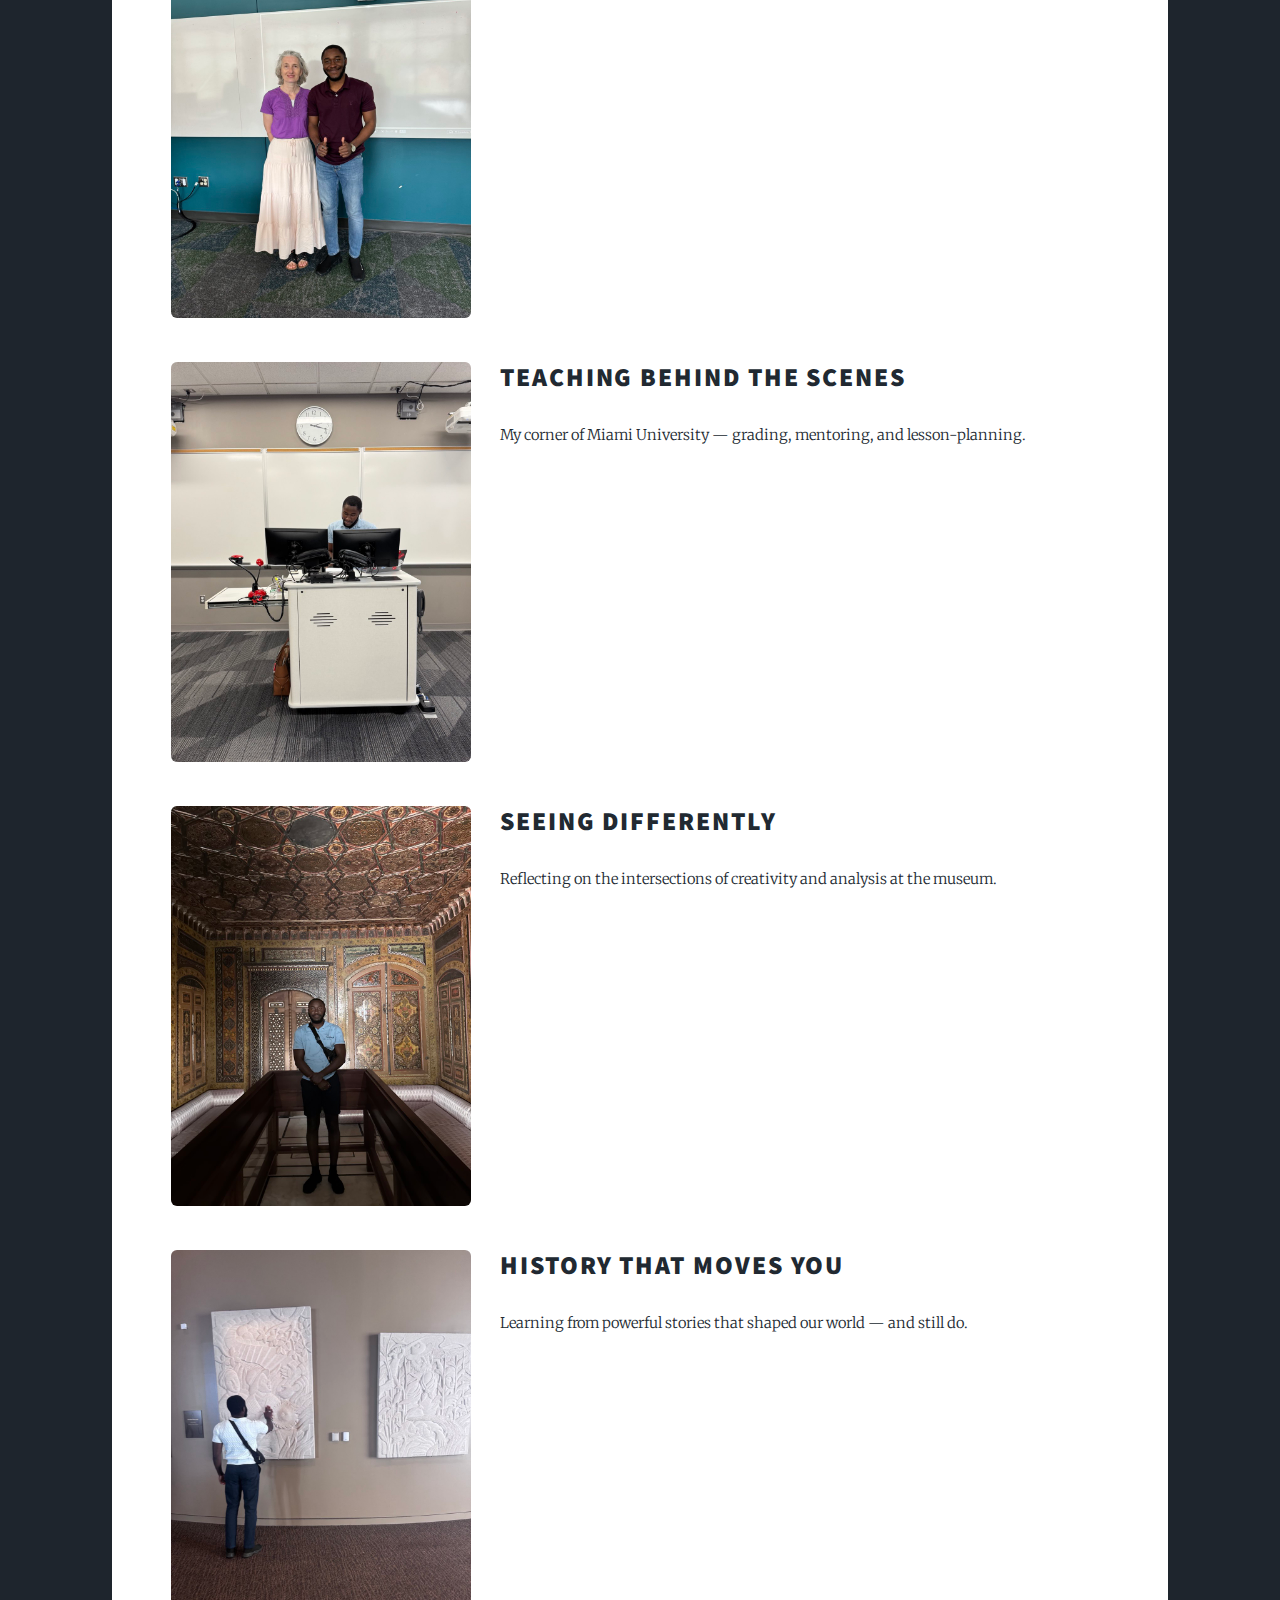
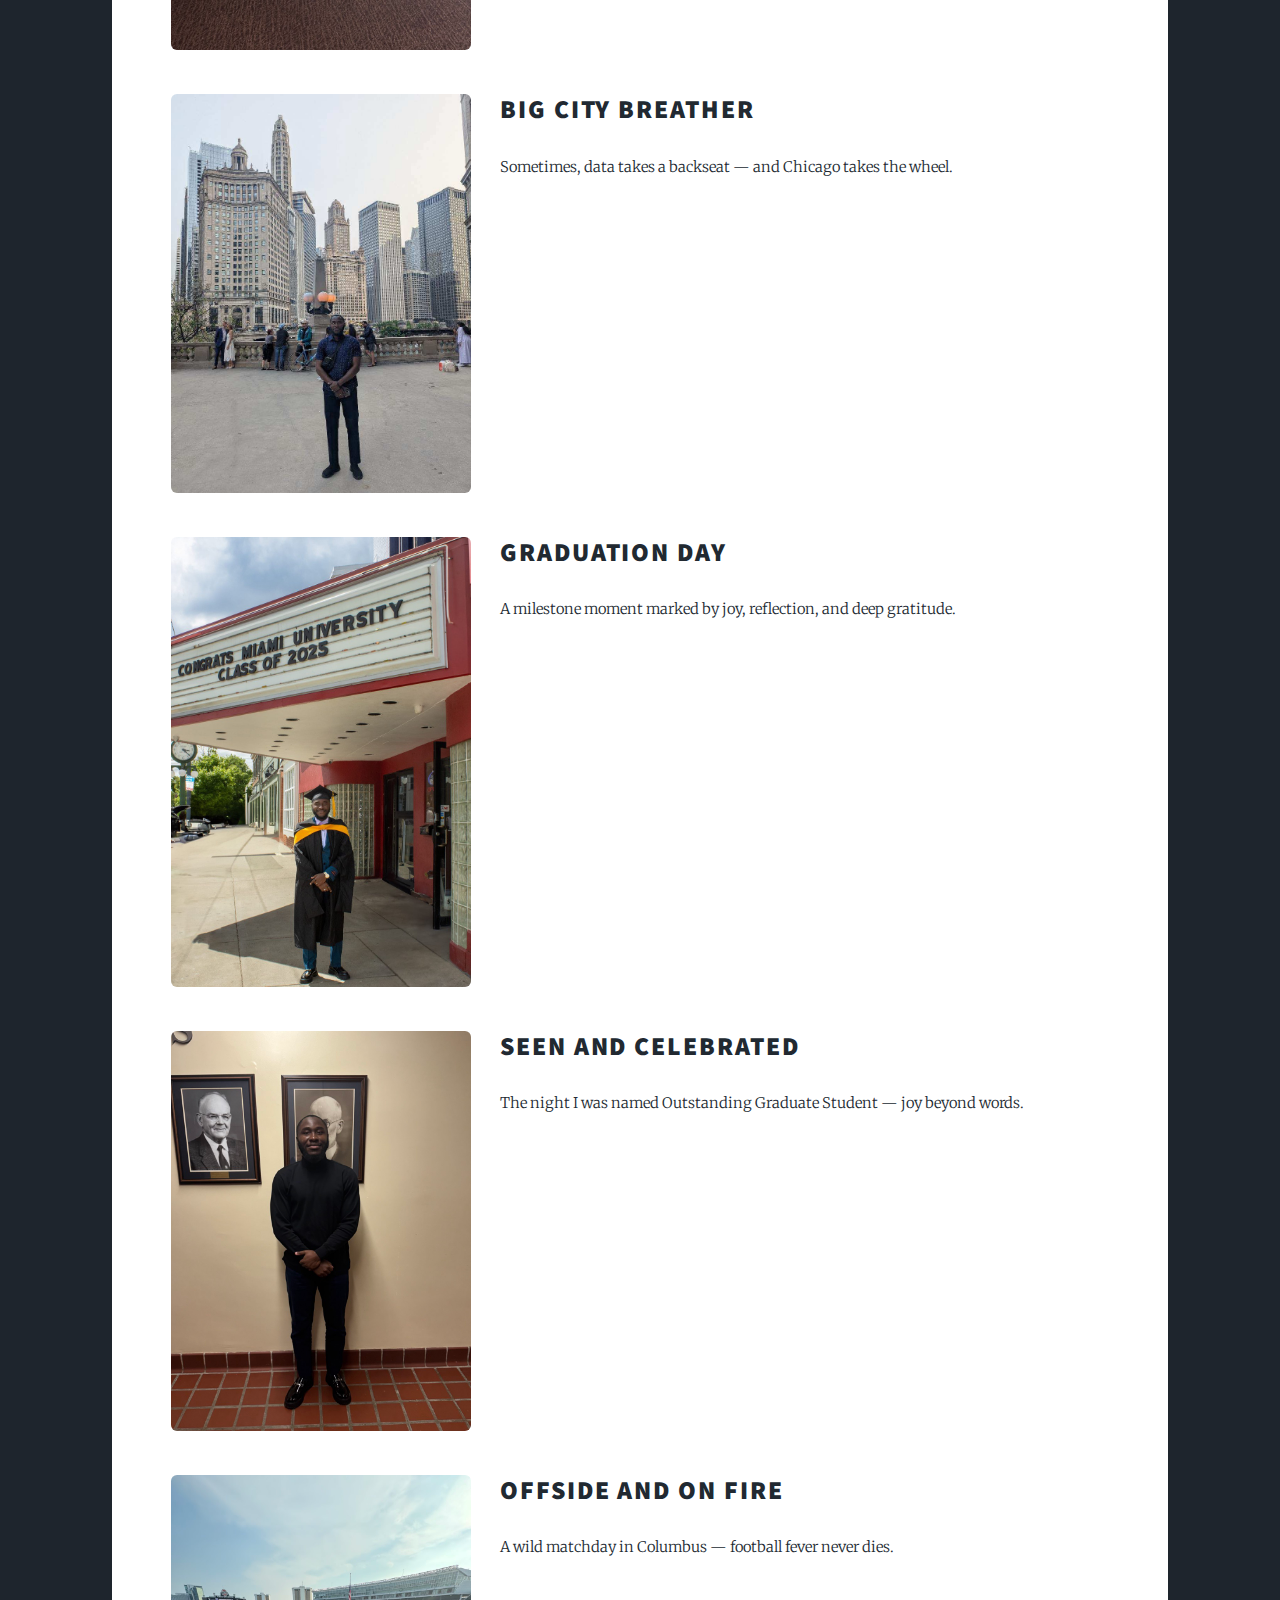
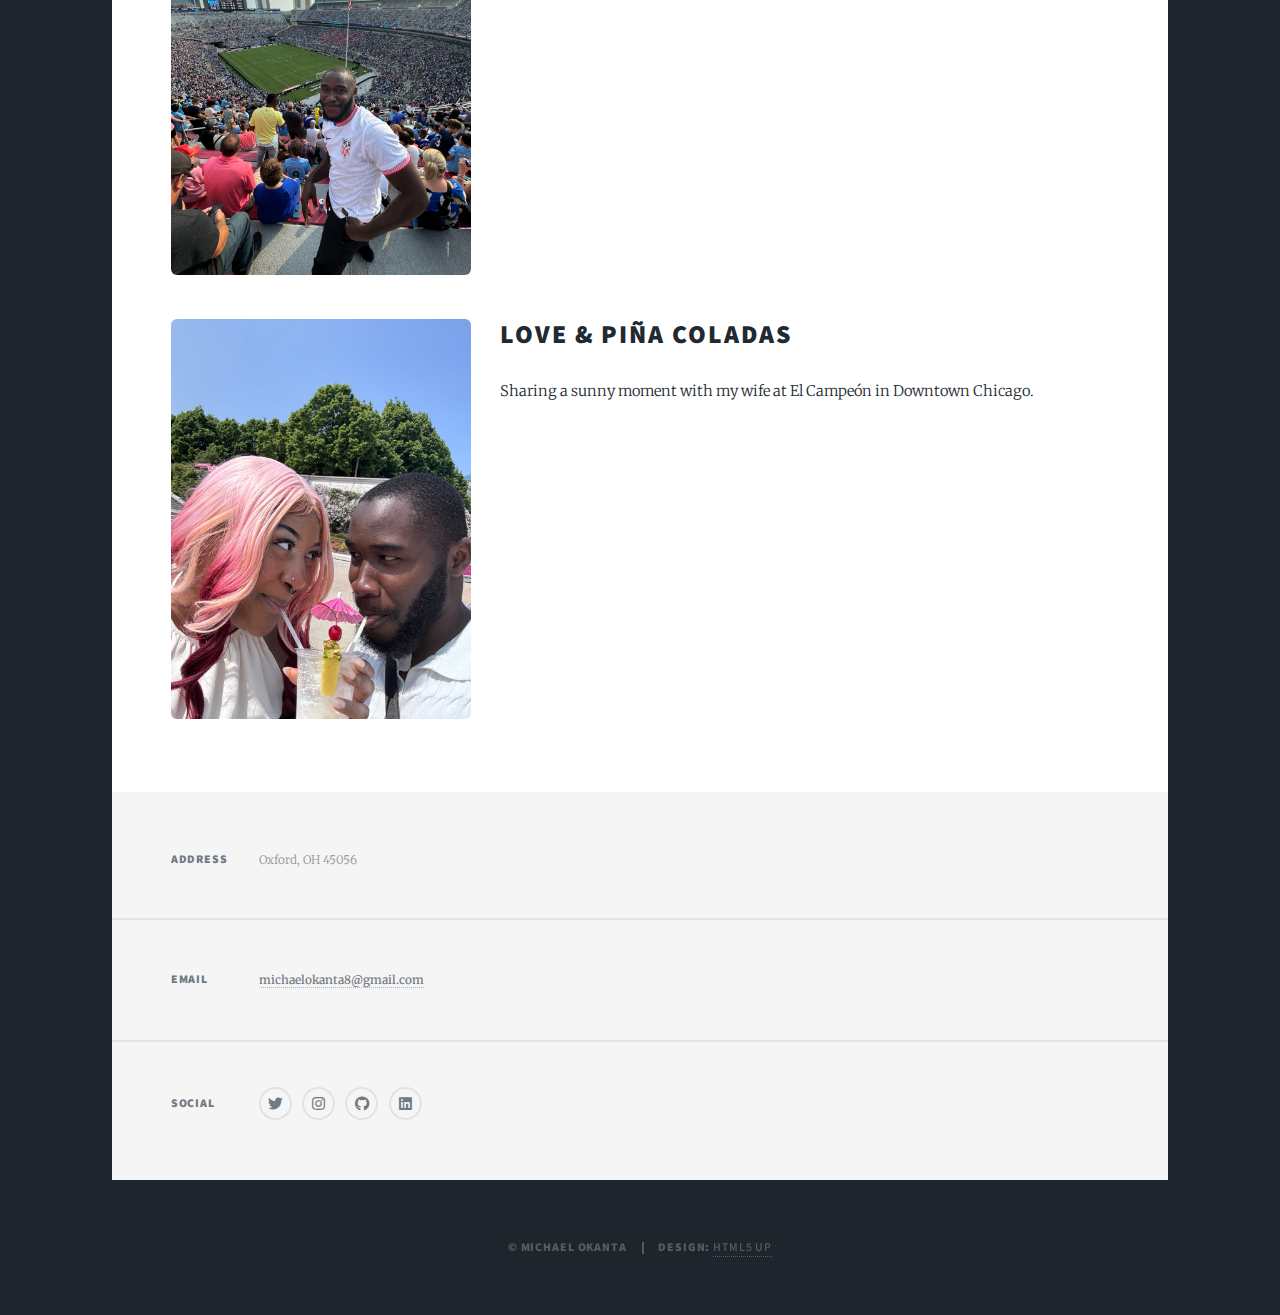
<file: life.html>
<!DOCTYPE HTML>
<!--
	Massively by HTML5 UP
	html5up.net | @ajlkn
	Free for personal and commercial use under the CCA 3.0 license (html5up.net/license)
-->
<html>
	<head>
        <!-- Google tag (gtag.js) -->
		<script async src="https://www.googletagmanager.com/gtag/js?id=G-ZTSCBJH2S6"></script>
		<script>
		window.dataLayer = window.dataLayer || [];
		function gtag(){dataLayer.push(arguments);}
		gtag('js', new Date());

		gtag('config', 'G-ZTSCBJH2S6');
		</script>
		<title>Beyond the Data</title>
		<meta charset="utf-8" />
		<meta name="viewport" content="width=device-width, initial-scale=1, user-scalable=no" />
		<link rel="stylesheet" href="assets/css/main.css" />
		<noscript><link rel="stylesheet" href="assets/css/noscript.css" /></noscript>
	</head>
	<body class="is-preload">

		<!-- Wrapper -->
			<div id="wrapper">

				<!-- Header -->
					<header id="header">
						<a href="index.html" class="logo">Home</a>
					</header>

				<!-- Nav -->
					<nav id="nav">
						<ul class="links">
							<li><a href="index.html">Home</a></li>
							<li><a href="generic.html">About Me</a></li>
							<li><a href="projects.html">Projects</a></li>
							<li><a href="elements.html">Academic Research</a></li>
                            <li class="active"><a Off the Record href="life.html">Off the Record</a></li>
                        </ul>
						<ul class="icons">
							<li><a href="https://x.com/OKanta_" target="_blank" class="icon brands fa-twitter"><span class="label">Twitter</span></a></li>
							<li><a href="https://www.instagram.com/okantamickey/" target="_blank" class="icon brands fa-instagram"><span class="label">Instagram</span></a></li>
							<li><a href="https://github.com/okantam" target="_blank" class="icon brands fa-github"><span class="label">GitHub</span></a></li>
							<li><a href="https://www.linkedin.com/in/michael-okanta-4486281b5/" target="_blank" class="icon brands fa-linkedin"><span class="label">LinkedIn</span></a></li>						
						</ul>
					</nav>

				<!-- Main -->
					<div id="main">

							

						<!-- Featured Post -->
							<article class="post featured">
								<header class="major">
									<h1>Beyond the<br /> Data
									</a></h1>
									<p>
                                        Behind every dataset and dashboard is a full, complex life — one filled with joy, reflection, struggle, 
                                        and small moments that often go unseen. This page is a window into mine.
                                    </p>
                                    <p>
                                        Here, I share pieces of the world that inspire and ground me: moments from graduation, memories with friends, 
                                        photos from conferences, and snapshots from everyday life that remind me why I do what I do. These images 
                                        aren’t just personal — they represent the human side of my journey as a researcher, educator, and analyst.
                                    </p>
                                    <p>
                                        Because data tells stories. But so do we.
                                    </p>
								</header>
							</article>

							<section id="life-gallery" class="spotlights">

    <!-- 1. MSc Defense -->
    <section>
        <div class="image">
            <img src="images/ms_defense.jpg" alt="Presenting MSc Defense" />
        </div>
        <div class="content">
            <h2>Defending the Work</h2>
            <p>Presenting my MSc research — one of the most defining moments of my academic journey.</p>
        </div>
    </section>

    <!-- 2. Poster at Ohio Academy of Sciences -->
    <section class="photo-card">
        <div class="image">
            <img src="images/poster.jpg" alt="Ohio Academy of Sciences Poster Presentation" />
            <div class="overlay">📍 The Ohio Academy of Sciences</div>
        </div>
        <div class="content">
            <h2>Poster Day</h2>
            <p>Bringing ideas to life at the Ohio Academy of Sciences conference.</p>
        </div>
    </section>

    <!-- 3. With Research Professor -->
    <section>
        <div class="image">
            <img src="images/w:miljkovic.jpg" alt="With research professor" />
        </div>
        <div class="content">
            <h2>Mentorship in Motion</h2>
            <p>With the professor who shaped my research path and growth.</p>
        </div>
    </section>

    <!-- 4. GTA Workstation -->
    <section>
        <div class="image">
            <img src="images/gta_section.jpg" alt="At GTA workstation" />
        </div>
        <div class="content">
            <h2>Teaching Behind the Scenes</h2>
            <p>My corner of Miami University — grading, mentoring, and lesson-planning.</p>
        </div>
    </section>

    <!-- 5. Cincinnati Art Museum -->
    <section class="photo-card">
        <div class="image">
            <img src="images/cincyart.jpg" alt="Cincinnati Art Museum" />
            <div class="overlay">📍 Cincinnati Art Museum, OH</div>
        </div>
        <div class="content">
            <h2>Seeing Differently</h2>
            <p>Reflecting on the intersections of creativity and analysis at the museum.</p>
        </div>
    </section>

    <!-- 6. Underground Railroad Museum -->
    <section class="photo-card">
        <div class="image">
            <img src="images/under_rail.jpg" alt="Underground Railroad Museum" />
            <div class="overlay">📍 National Underground Railroad Freedom Center, Cincinnati, OH</div>
        </div>
        <div class="content">
            <h2>History That Moves You</h2>
            <p>Learning from powerful stories that shaped our world — and still do.</p>
        </div>
    </section>

    <!-- 7. Downtown Chicago -->
    <section class="photo-card">
        <div class="image">
            <img src="images/downtown_chic.jpg" alt="Downtown Chicago" />
            <div class="overlay">📍 Downtown, Chicago, IL</div>
        </div>
        <div class="content">
            <h2>Big City Breather</h2>
            <p>Sometimes, data takes a backseat — and Chicago takes the wheel.</p>
        </div>
    </section>

    <!-- 8. Graduation Gown -->
    <section class="photo-card">
    <div class="image">
        <img src="images/grad_gown.jpg" alt="Graduation Day" />
        <div class="overlay">📍 Uptown, Miami University, Oxford, OH</div>
    </div>
        <div class="content">
            <h2>Graduation Day</h2>
            <p>A milestone moment marked by joy, reflection, and deep gratitude.</p>
        </div>
    </section>

    <!-- 9. Outstanding Graduate Award -->
    <section>
        <div class="image">
            <img src="images/outstand_grad.jpg" alt="Outstanding Graduate Student Award" />
        </div>
        <div class="content">
            <h2>Seen and Celebrated</h2>
            <p>The night I was named Outstanding Graduate Student — joy beyond words.</p>
        </div>
    </section>

    <!-- 10. Chelsea vs Man City Game -->
    <section class="photo-card">
    <div class="image">
        <img src="images/chels.jpg" alt="Chelsea vs Man City Match" />
        <div class="overlay">📍 Ohio Stadium, Columbus, OH</div>
    </div>
    <div class="content">
        <h2>Offside and On Fire</h2>
        <p>A wild matchday in Columbus — football fever never dies.</p>
    </div>
</section>
<!-- 11. Piña Colada in Chicago -->
<section class="photo-card">
  <div class="image">
    <img src="images/ice_cream.jpg" alt="Piña Colada Moment" />
    <div class="overlay">📍 El Campeón Piña Colada</div>
  </div>
  <div class="content">
    <h2>Love & Piña Coladas</h2>
    <p>Sharing a sunny moment with my wife at El Campeón in Downtown Chicago.</p>
  </div>
</section>


</section>

					</div>

				<!-- Footer -->
					<footer id="footer">
						
						<section class="split contact">
							<section class="alt">
								<h3>Address</h3>
								<p>
								Oxford, OH 45056</p>
							</section>
							
							<section>
								<h3>Email</h3>
								<p><a href="mailto:michaelokanta8@gmail.com">michaelokanta8@gmail.com</a></p>
							</section>
							<section>
								<h3>Social</h3>
								<ul class="icons alt">
									<li><a href="https://x.com/OKanta_" target="_blank" class="icon brands fa-twitter"><span class="label">Twitter</span></a></li>
									<li><a href="https://www.instagram.com/okantamickey/" target="_blank" class="icon brands fa-instagram"><span class="label">Instagram</span></a></li>
									<li><a href="https://github.com/okantam" target="_blank" class="icon brands fa-github"><span class="label">GitHub</span></a></li>
                                    <li><a href="https://www.linkedin.com/in/michael-okanta-4486281b5/" target="_blank" class="icon brands fa-linkedin"><span class="label">LinkedIn</span></a></li>
						        </ul>
							</section>
						</section>
					</footer>

				<!-- Copyright -->
					<div id="copyright">
						<ul><li>&copy; Michael Okanta</li><li>Design: <a href="https://html5up.net">HTML5 UP</a></li></ul>
					</div>

			</div>

		<!-- Scripts -->
			<script src="assets/js/jquery.min.js"></script>
			<script src="assets/js/jquery.scrollex.min.js"></script>
			<script src="assets/js/jquery.scrolly.min.js"></script>
			<script src="assets/js/browser.min.js"></script>
			<script src="assets/js/breakpoints.min.js"></script>
			<script src="assets/js/util.js"></script>
			<script src="assets/js/main.js"></script>

	</body>
</html>
</file>
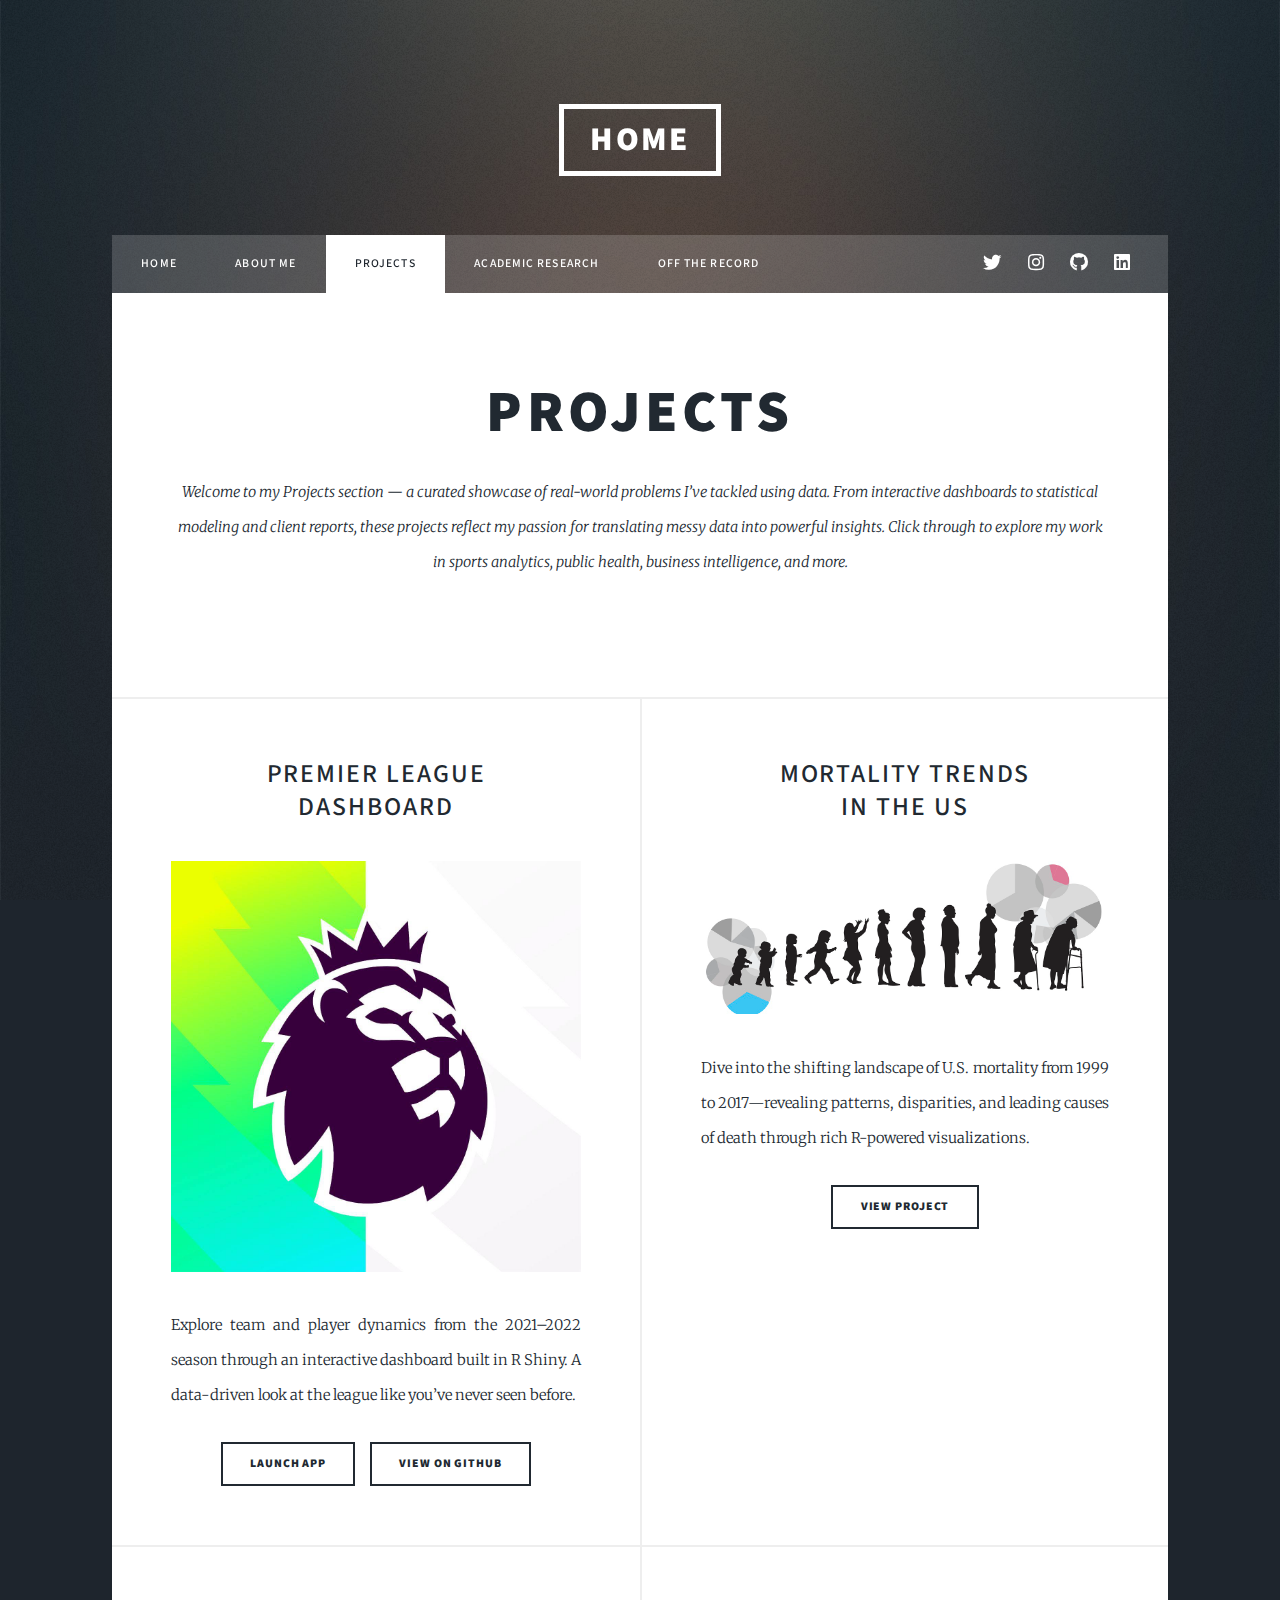
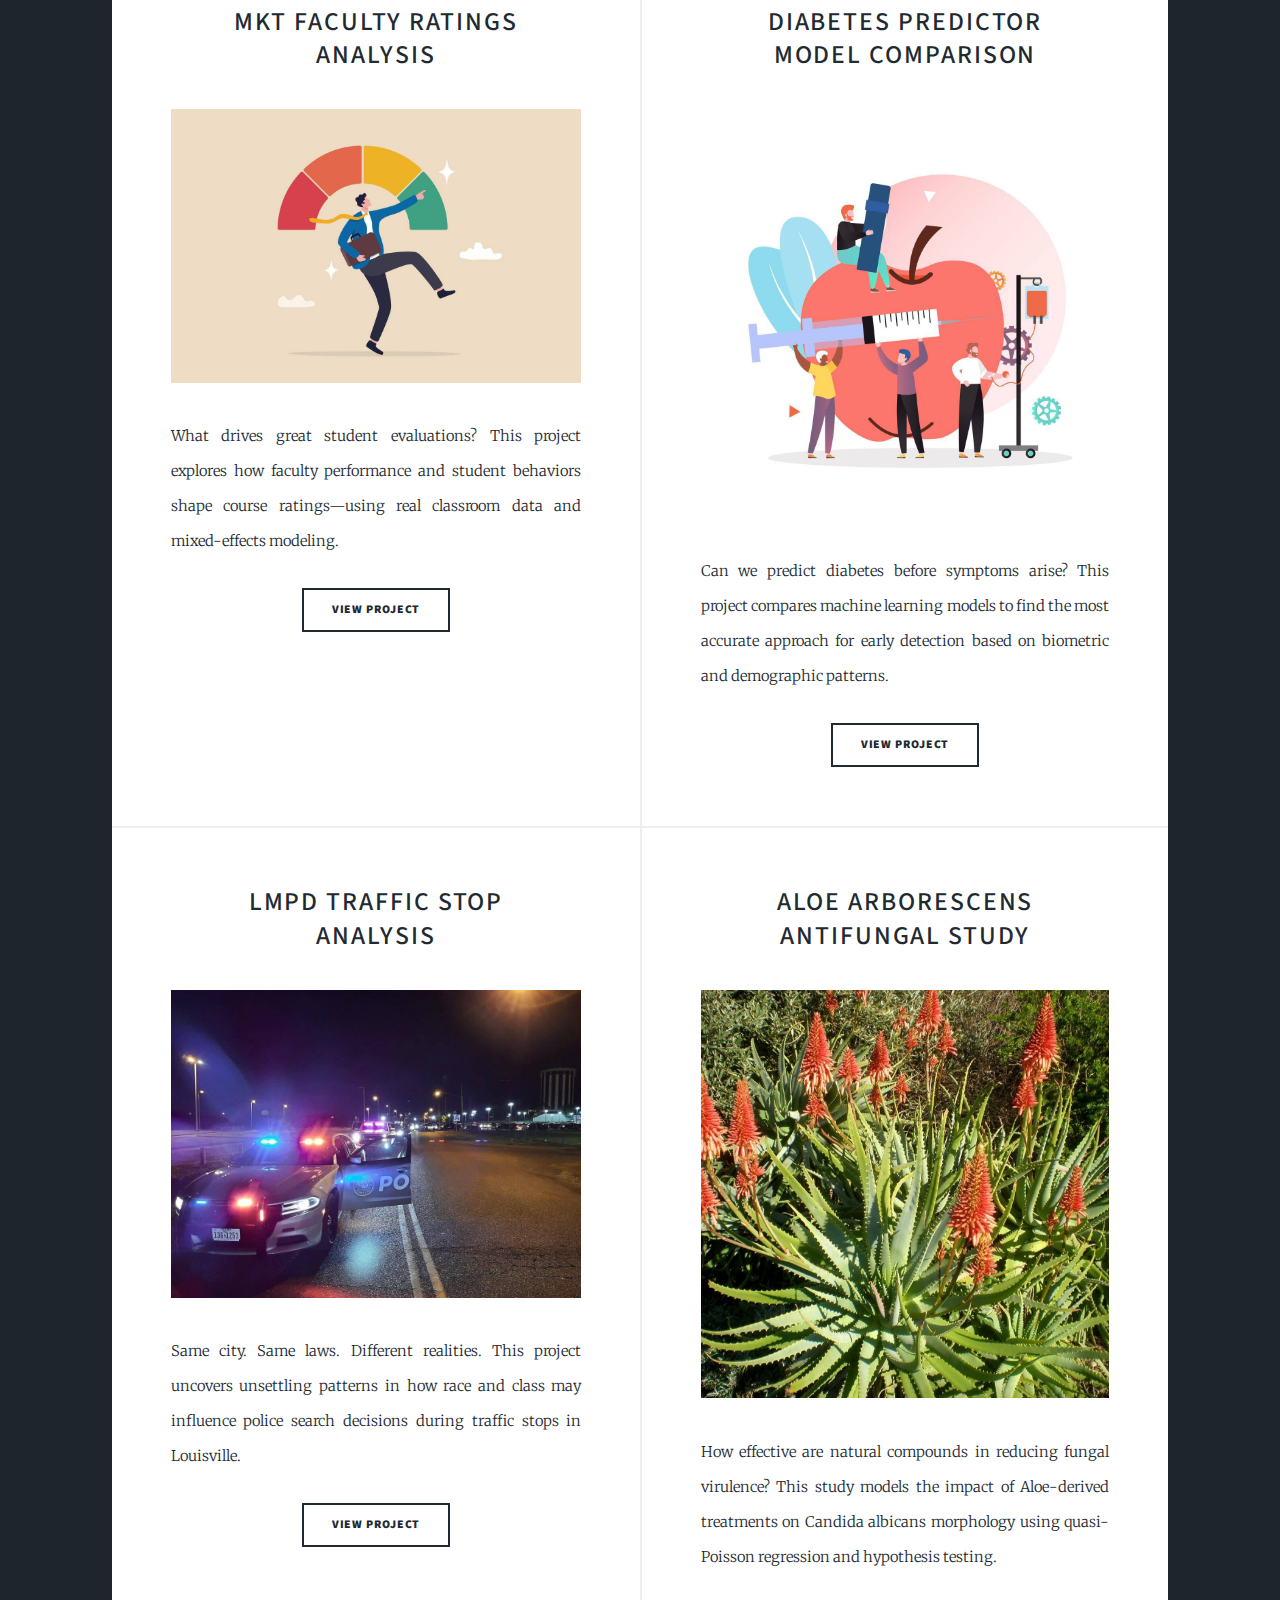
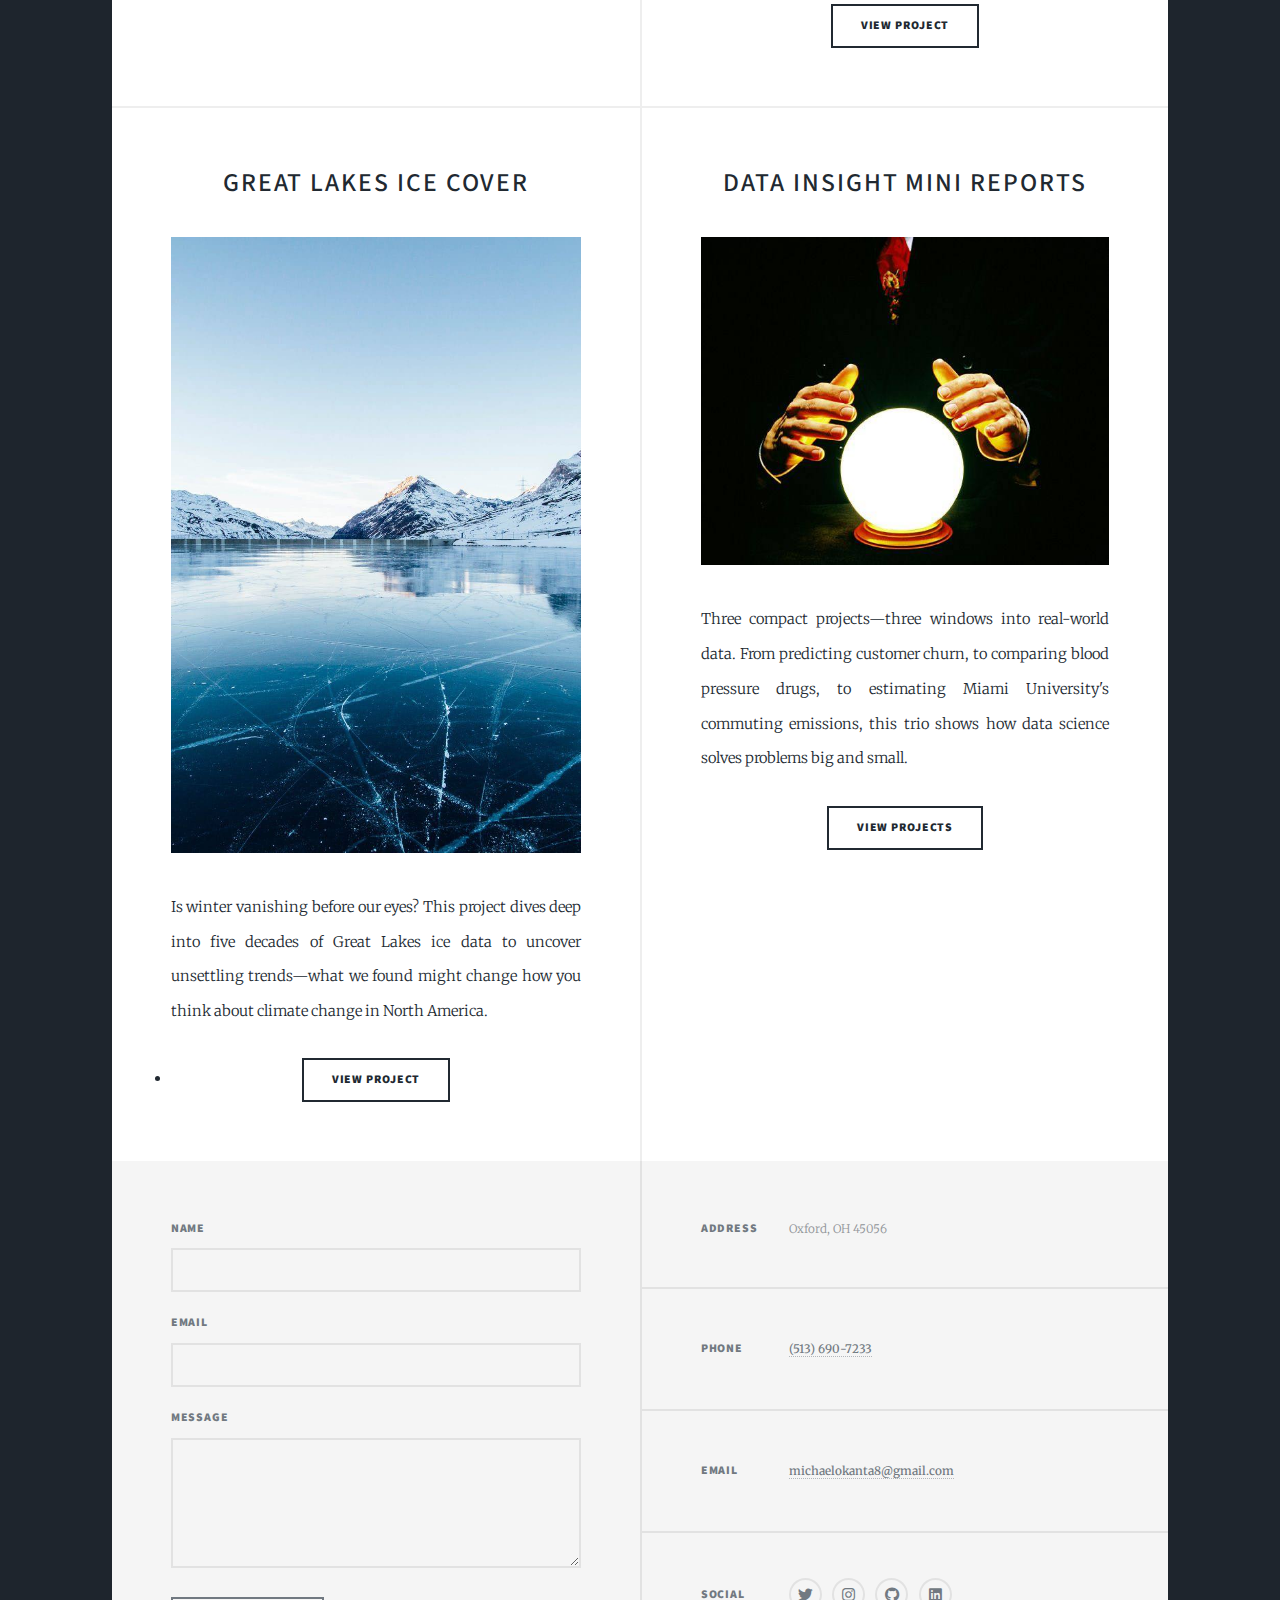
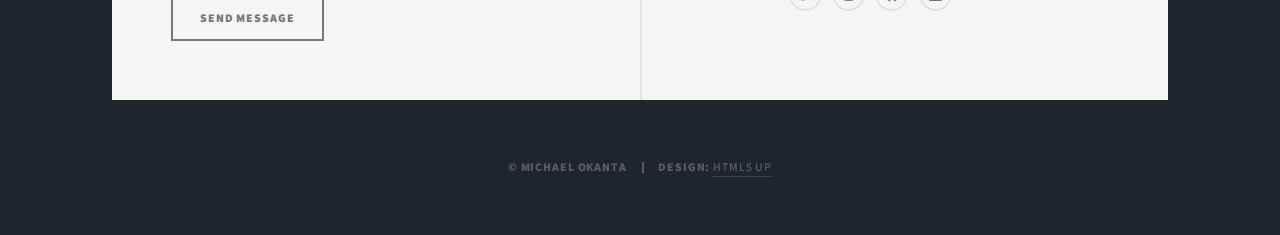
<file: projects.html>
<!DOCTYPE HTML>
<!--
	Massively by HTML5 UP
	html5up.net | @ajlkn
	Free for personal and commercial use under the CCA 3.0 license (html5up.net/license)
-->
<html>
	<head>
		<!-- Google tag (gtag.js) -->
		<script async src="https://www.googletagmanager.com/gtag/js?id=G-ZTSCBJH2S6"></script>
		<script>
		window.dataLayer = window.dataLayer || [];
		function gtag(){dataLayer.push(arguments);}
		gtag('js', new Date());

		gtag('config', 'G-ZTSCBJH2S6');
		</script>
		<title>Projects - Michael Okanta</title>
		<meta charset="utf-8" />
		<meta name="viewport" content="width=device-width, initial-scale=1, user-scalable=no" />
		<link rel="stylesheet" href="assets/css/main.css" />
		<noscript><link rel="stylesheet" href="assets/css/noscript.css" /></noscript>
	</head>
	<body class="is-preload">

		<!-- Wrapper -->
			<div id="wrapper">


				<!-- Header -->
					<header id="header">
						<a href="index.html" class="logo">Home</a>
					</header>
				

				<!-- Nav -->
					<nav id="nav">
						<ul class="links">
							<li><a href="index.html">Home</a></li>
							<li><a href="generic.html">About Me</a></li>
                            <li class="active"><a Projects href="projects.html">Projects</a></li>
							<li><a href="elements.html">Academic Research</a></li>
							<li><a href="life.html">Off the Record</a></li>

						</ul>
						<ul class="icons">
							<li><a href="https://x.com/OKanta_" target="_blank" class="icon brands fa-twitter"><span class="label">Twitter</span></a></li>
							<li><a href="https://www.instagram.com/okantamickey/" target="_blank" class="icon brands fa-instagram"><span class="label">Instagram</span></a></li>
							<li><a href="https://github.com/okantam" target="_blank" class="icon brands fa-github"><span class="label">GitHub</span></a></li>
                            <li><a href="https://www.linkedin.com/in/michael-okanta-4486281b5/" target="_blank" class="icon brands fa-linkedin"><span class="label">LinkedIn</span></a></li>
						</ul>
					</nav>

				<!-- Main -->
					<div id="main">

						<!-- Featured Post -->
							<article class="post featured">
								<header class="major">
									<h2>Projects<br />
									</a></h2>
									<p>Welcome to my Projects section — a curated showcase of real-world problems I’ve tackled using data. From interactive dashboards to statistical modeling and client reports, these projects reflect my passion for translating messy data into powerful insights. Click through to explore my work in sports analytics, public health, business intelligence, and more.</p>
								</header>
							</article>

							

						<!-- Posts -->
							<section class="posts">
								<article>
									<header>
										<h2><a href="https://michael-okanta.shinyapps.io/PREMIER_LEAGUE_VISUALIZATION/" target="_blank">Premier League<br />
										Dashboard</a></h2>
									</header>
									<a href="https://michael-okanta.shinyapps.io/PREMIER_LEAGUE_VISUALIZATION/" target="_blank" class="image fit"><img src="images/epl.jpg" alt="Premier League Dashboard Preview" /></a>
									<p>Explore team and player dynamics from the 2021–2022 season through an interactive dashboard built in R Shiny. A data-driven look at the league like you’ve never seen before.</p>
									<ul class="actions special">
										<li><a href="https://michael-okanta.shinyapps.io/PREMIER_LEAGUE_VISUALIZATION/" target="_blank" class="button">Launch App</a></li>
                                        <li><a href="https://github.com/okantam/premier-league-app/tree/main" target="_blank" class="button">View On Github</a></li>
                                    </ul>
                                </article>
								<article>
									<header>
										<h2><a href="https://github.com/okantam/US-mortality-trends" target="_blank">Mortality Trends<br />
										in the US</a></h2>
									</header>
									<a href="https://github.com/okantam/US-mortality-trends" target="_blank" class="image fit"><img src="images/mortality.jpg" alt="Mortality Trends US Project Preview" /></a>
									<p>Dive into the shifting landscape of U.S. mortality from 1999 to 2017—revealing patterns, disparities, and leading causes of death through rich R-powered visualizations.</p>
									<ul class="actions special">
										<li><a href="https://github.com/okantam/US-mortality-trends" target="_blank" class="button">View PROJECT</a></li>
									</ul>
								</article>
								<article>
									<header>
										<h2><a href="https://github.com/okantam/mkt-faculty-ratings-analysis" target="_blank" >MKT Faculty Ratings<br />
										Analysis</a></h2>
									</header>
									<a href="https://github.com/okantam/mkt-faculty-ratings-analysis" target="_blank" class="image fit"><img src="images/faculty_eval.jpg" alt="MKT Faculty Ratings Project Preview" /></a>
									<p>What drives great student evaluations? This project explores how faculty performance and student behaviors shape course ratings—using real classroom data and mixed-effects modeling.</p>
									<ul class="actions special">
										<li><a href="https://github.com/okantam/mkt-faculty-ratings-analysis" target="_blank" class="button">View Project</a></li>
									</ul>
								</article>
								<article>
									<header>
										<h2><a href="https://github.com/okantam/diabetes-predictor-classification-models" target="_blank">Diabetes Predictor<br />
										Model Comparison</a></h2>
									</header>
									<a href="https://github.com/okantam/diabetes-predictor-classification-models" target="_blank" class="image fit"><img src="images/diab_pred.jpg" alt="Diabetes Predictor Project Preview" /></a>
									<p>Can we predict diabetes before symptoms arise? This project compares machine learning models to find the most accurate approach for early detection based on biometric and demographic patterns.</p>
									<ul class="actions special">
										<li><a href="https://github.com/okantam/diabetes-predictor-classification-models" target="_blank" class="button">View Project</a></li>
									</ul>
								</article>
								<article>
									<header>
										<h2><a href="https://github.com/okantam/LMPD-Traffic-Stop-Analysis" target="_blank">LMPD Traffic Stop<br />
										Analysis</a></h2>
									</header>
									<a href="https://github.com/okantam/LMPD-Traffic-Stop-Analysis" target="_blank" class="image fit"><img src="images/lmpd.jpg" alt="LMPD Traffic Stop Analysis Preview" /></a>
									<p>Same city. Same laws. Different realities. This project uncovers unsettling patterns in how race and class may influence police search decisions during traffic stops in Louisville.</p>
									<ul class="actions special">
										<li><a href="https://github.com/okantam/LMPD-Traffic-Stop-Analysis" target="_blank" class="button">View Project</a></li>
									</ul>
								</article>
								<article>
									<header>
										<h2><a href="https://github.com/okantam/aloe-antifungal-analysis" target="_blank">Aloe arborescens<br />
										Antifungal Study</a></h2>
									</header>
									<a href="https://github.com/okantam/aloe-antifungal-analysis" target="_blank" class="image fit"><img src="images/aloe-arborescens.jpg" alt="Aloe arborescens Antifungal Study" /></a>
									<p>How effective are natural compounds in reducing fungal virulence? This study models the impact of Aloe-derived treatments on Candida albicans morphology using quasi-Poisson regression and hypothesis testing.</p>
									<ul class="actions special">
										<li><a href="https://github.com/okantam/aloe-antifungal-analysis" target="_blank" class="button">View Project</a></li>
									</ul>
								</article>
                                <article>
									<header>
										<h2><a href="https://github.com/okantam/great-lakes-icecover-trends" target="_blank">Great Lakes Ice Cover<br />
										</a></h2>
									</header>
									<a href="https://github.com/okantam/great-lakes-icecover-trends" target="_blank" class="image fit"><img src="images/great_lakes.jpg" alt="Great Lakes Ice Cover Project" /></a>
                                    <p>Is winter vanishing before our eyes? This project dives deep into five decades of Great Lakes ice data to uncover unsettling trends—what we found might change how you think about climate change in North America.</p>										<li><a href="https://github.com/okantam/great-lakes-icecover-trends" target="_blank" class="button">View Project</a></li>
									</ul>
								</article>
                                <article>
                                    <header>
                                        <h2><a href="https://github.com/okantam/data-insight-mini-reports" target="_blank">
                                        Data Insight Mini Reports</a></h2>
                                    </header>
                                    <a href="https://github.com/okantam/data-insight-mini-reports" target="_blank" class="image fit" target="_blank">
                                        <img src="images/mini_data.jpg" alt="Data Insight Mini Projects" />
                                    </a>
                                    <p>Three compact projects—three windows into real-world data. From predicting customer churn, to comparing blood pressure drugs, to estimating Miami University's commuting emissions, this trio shows how data science solves problems big and small.</p>
                                    <ul class="actions special">
                                        <li><a href="https://github.com/okantam/data-insight-mini-reports" target="_blank" class="button" target="_blank">View Projects</a></li>
                                    </ul>
                                </article>
							</section>

						

					</div>

				<!-- Footer -->
					<footer id="footer">
						<section>
							<form method="post" action="#">
								<div class="fields">
									<div class="field">
										<label for="name">Name</label>
										<input type="text" name="name" id="name" />
									</div>
									<div class="field">
										<label for="email">Email</label>
										<input type="text" name="email" id="email" />
									</div>
									<div class="field">
										<label for="message">Message</label>
										<textarea name="message" id="message" rows="3"></textarea>
									</div>
								</div>
								<ul class="actions">
									<li><input type="submit" value="Send Message" /></li>
								</ul>
							</form>
						</section>
						<section class="split contact">
							<section class="alt">
								<h3>Address</h3>
								<p>
								Oxford, OH 45056</p>
							</section>
							<section>
								<h3>Phone</h3>
								<p><a href="tel:+15136907233">(513) 690-7233</a></p>
							</section>
							<section>
								<h3>Email</h3>
								<p><a href="mailto:michaelokanta8@gmail.com">michaelokanta8@gmail.com</a></p>
							</section>
							<section>
								<h3>Social</h3>
								<ul class="icons alt">
									<li><a href="https://x.com/OKanta_" target="_blank" class="icon brands fa-twitter"><span class="label">Twitter</span></a></li>
									<li><a href="https://www.instagram.com/okantamickey/" target="_blank" class="icon brands fa-instagram"><span class="label">Instagram</span></a></li>
									<li><a href="https://github.com/okantam" target="_blank" class="icon brands fa-github"><span class="label">GitHub</span></a></li>
                                    <li><a href="https://www.linkedin.com/in/michael-okanta-4486281b5/" target="_blank" class="icon brands fa-linkedin"><span class="label">LinkedIn</span></a></li>
						        </ul>
							</section>
						</section>
					</footer>

				<!-- Copyright -->
					<div id="copyright">
						<ul><li>&copy; Michael Okanta</li><li>Design: <a href="https://html5up.net">HTML5 UP</a></li></ul>
					</div>

			</div>

		<!-- Scripts -->
			<script src="assets/js/jquery.min.js"></script>
			<script src="assets/js/jquery.scrollex.min.js"></script>
			<script src="assets/js/jquery.scrolly.min.js"></script>
			<script src="assets/js/browser.min.js"></script>
			<script src="assets/js/breakpoints.min.js"></script>
			<script src="assets/js/util.js"></script>
			<script src="assets/js/main.js"></script>

	</body>
</html>
</file>
<file: assets/css/main.css>
@import url(fontawesome-all.min.css);
@import url("https://fonts.googleapis.com/css?family=Merriweather:300,700,300italic,700italic|Source+Sans+Pro:900");

/*
	Massively by HTML5 UP
	html5up.net | @ajlkn
	Free for personal and commercial use under the CCA 3.0 license (html5up.net/license)
*/

html, body, div, span, applet, object,
iframe, h1, h2, h3, h4, h5, h6, p, blockquote,
pre, a, abbr, acronym, address, big, cite,
code, del, dfn, em, img, ins, kbd, q, s, samp,
small, strike, strong, sub, sup, tt, var, b,
u, i, center, dl, dt, dd, ol, ul, li, fieldset,
form, label, legend, table, caption, tbody,
tfoot, thead, tr, th, td, article, aside,
canvas, details, embed, figure, figcaption,
footer, header, hgroup, menu, nav, output, ruby,
section, summary, time, mark, audio, video {
	margin: 0;
	padding: 0;
	border: 0;
	font-size: 100%;
	font: inherit;
	vertical-align: baseline;}

article, aside, details, figcaption, figure,
footer, header, hgroup, menu, nav, section {
	display: block;}

body {
	line-height: 1;
}

ol, ul {
	list-style: none;
}

blockquote, q {
	quotes: none;
}

	blockquote:before, blockquote:after, q:before, q:after {
		content: '';
		content: none;
	}

table {
	border-collapse: collapse;
	border-spacing: 0;
}

body {
	-webkit-text-size-adjust: none;
}

mark {
	background-color: transparent;
	color: inherit;
}

input::-moz-focus-inner {
	border: 0;
	padding: 0;
}

input, select, textarea {
	-moz-appearance: none;
	-webkit-appearance: none;
	-ms-appearance: none;
	appearance: none;
}

/* Basic */

	@-ms-viewport {
		width: device-width;
	}

	body {
		-ms-overflow-style: scrollbar;
	}

	@media screen and (max-width: 480px) {

		html, body {
			min-width: 320px;
		}

	}

	html {
		box-sizing: border-box;
	}

	*, *:before, *:after {
		box-sizing: inherit;
	}

	body {
		background-color: #1e252d;
	}

		body.is-preload *, body.is-preload *:before, body.is-preload *:after {
			-moz-animation: none !important;
			-webkit-animation: none !important;
			-ms-animation: none !important;
			animation: none !important;
			-moz-transition: none !important;
			-webkit-transition: none !important;
			-ms-transition: none !important;
			transition: none !important;
		}

/* Type */

	html {
		font-size: 16pt;
	}

		@media screen and (max-width: 1680px) {

			html {
				font-size: 12pt;
			}

		}

		@media screen and (max-width: 1280px) {

			html {
				font-size: 11pt;
			}

		}

		@media screen and (max-width: 360px) {

			html {
				font-size: 10pt;
			}

		}

	body {
		color: #212931;
	}

	body, input, select, textarea {
		font-family: "Merriweather", Georgia, serif;
		font-weight: 300;
		font-size: 1rem;
		line-height: 2.375;
	}

	a {
		-moz-transition: color 0.2s ease-in-out, background-color 0.2s ease-in-out, border-color 0.2s ease-in-out, box-shadow 0.2s ease-in-out;
		-webkit-transition: color 0.2s ease-in-out, background-color 0.2s ease-in-out, border-color 0.2s ease-in-out, box-shadow 0.2s ease-in-out;
		-ms-transition: color 0.2s ease-in-out, background-color 0.2s ease-in-out, border-color 0.2s ease-in-out, box-shadow 0.2s ease-in-out;
		transition: color 0.2s ease-in-out, background-color 0.2s ease-in-out, border-color 0.2s ease-in-out, box-shadow 0.2s ease-in-out;
		border-bottom: dotted 1px;
		text-decoration: none;
	}

		a:hover {
			border-bottom-color: transparent;
		}

	strong, b {
		font-weight: 600;
	}

	em, i {
		font-style: italic;
	}

	p {
		text-align: justify;
		margin: 0 0 2rem 0;
	}

	h1, h2, h3, h4, h5, h6 {
		font-family: "Source Sans Pro", Helvetica, sans-serif;
		font-weight: 900;
		line-height: 1.5;
		letter-spacing: 0.075em;
		text-transform: uppercase;
		margin: 0 0 1rem 0;
	}

		h1 a, h2 a, h3 a, h4 a, h5 a, h6 a {
			border-bottom: 0;
			color: inherit;
			text-decoration: none;
		}

	h1 {
		font-size: 4rem;
		line-height: 1.1;
		margin: 0 0 2rem 0;
	}

	h2 {
		font-size: 1.75rem;
		line-height: 1.3;
		margin: 0 0 1.5rem 0;
	}

	h3 {
		font-size: 1.25rem;
		margin: 0 0 1.5rem 0;
	}

	h4 {
		font-size: 1rem;
	}

	h5 {
		font-size: 0.9rem;
	}

	h6 {
		font-size: 0.8rem;
	}

	sub {
		font-size: 0.8rem;
		position: relative;
		top: 0.5rem;
	}

	sup {
		font-size: 0.8rem;
		position: relative;
		top: -0.5rem;
	}

	blockquote {
		border-left: solid 4px;
		font-style: italic;
		margin: 0 0 2rem 0;
		padding: 0.5rem 0 0.5rem 2rem;
	}

	code {
		border: solid 2px;
		font-family: "Courier New", monospace;
		font-size: 0.9rem;
		margin: 0 0.25rem;
		padding: 0.25rem 0.65rem;
	}

	pre {
		-webkit-overflow-scrolling: touch;
		font-family: "Courier New", monospace;
		font-size: 0.9rem;
		margin: 0 0 2rem 0;
	}

		pre code {
			display: block;
			line-height: 1.75;
			padding: 1rem 1.5rem;
			overflow-x: auto;
		}

	hr {
		border: 0;
		border-bottom: solid 2px;
		margin: 3rem 0;
	}

		hr.major {
			margin: 5rem 0;
		}

	.align-left {
		text-align: left;
	}

	.align-center {
		text-align: center;
	}

	.align-right {
		text-align: right;
	}

	input, select, textarea {
		color: #212931;
	}

	a {
		color: #212931;
		border-bottom-color: rgba(33, 41, 49, 0.5);
	}

		a:hover {
			border-bottom-color: transparent;
			color: #18bfef !important;
		}

	strong, b {
		color: #212931;
	}

	h1, h2, h3, h4, h5, h6 {
		color: #212931;
	}

	blockquote {
		border-left-color: #eeeeee;
	}

	code {
		background: rgba(220, 220, 220, 0.25);
		border-color: #eeeeee;
	}

	hr {
		border-bottom-color: #eeeeee;
	}

/* Row */

	.row {
		display: flex;
		flex-wrap: wrap;
		box-sizing: border-box;
		align-items: stretch;
	}

		.row > * {
			box-sizing: border-box;
		}

		.row.gtr-uniform > * > :last-child {
			margin-bottom: 0;
		}

		.row.aln-left {
			justify-content: flex-start;
		}

		.row.aln-center {
			justify-content: center;
		}

		.row.aln-right {
			justify-content: flex-end;
		}

		.row.aln-top {
			align-items: flex-start;
		}

		.row.aln-middle {
			align-items: center;
		}

		.row.aln-bottom {
			align-items: flex-end;
		}

		.row > .imp {
			order: -1;
		}

		.row > .col-1 {
			width: 8.33333%;
		}

		.row > .off-1 {
			margin-left: 8.33333%;
		}

		.row > .col-2 {
			width: 16.66667%;
		}

		.row > .off-2 {
			margin-left: 16.66667%;
		}

		.row > .col-3 {
			width: 25%;
		}

		.row > .off-3 {
			margin-left: 25%;
		}

		.row > .col-4 {
			width: 33.33333%;
		}

		.row > .off-4 {
			margin-left: 33.33333%;
		}

		.row > .col-5 {
			width: 41.66667%;
		}

		.row > .off-5 {
			margin-left: 41.66667%;
		}

		.row > .col-6 {
			width: 50%;
		}

		.row > .off-6 {
			margin-left: 50%;
		}

		.row > .col-7 {
			width: 58.33333%;
		}

		.row > .off-7 {
			margin-left: 58.33333%;
		}

		.row > .col-8 {
			width: 66.66667%;
		}

		.row > .off-8 {
			margin-left: 66.66667%;
		}

		.row > .col-9 {
			width: 75%;
		}

		.row > .off-9 {
			margin-left: 75%;
		}

		.row > .col-10 {
			width: 83.33333%;
		}

		.row > .off-10 {
			margin-left: 83.33333%;
		}

		.row > .col-11 {
			width: 91.66667%;
		}

		.row > .off-11 {
			margin-left: 91.66667%;
		}

		.row > .col-12 {
			width: 100%;
		}

		.row > .off-12 {
			margin-left: 100%;
		}

		.row.gtr-0 {
			margin-top: 0;
			margin-left: 0rem;
		}

			.row.gtr-0 > * {
				padding: 0 0 0 0rem;
			}

			.row.gtr-0.gtr-uniform {
				margin-top: 0rem;
			}

				.row.gtr-0.gtr-uniform > * {
					padding-top: 0rem;
				}

		.row.gtr-25 {
			margin-top: 0;
			margin-left: -0.375rem;
		}

			.row.gtr-25 > * {
				padding: 0 0 0 0.375rem;
			}

			.row.gtr-25.gtr-uniform {
				margin-top: -0.375rem;
			}

				.row.gtr-25.gtr-uniform > * {
					padding-top: 0.375rem;
				}

		.row.gtr-50 {
			margin-top: 0;
			margin-left: -0.75rem;
		}

			.row.gtr-50 > * {
				padding: 0 0 0 0.75rem;
			}

			.row.gtr-50.gtr-uniform {
				margin-top: -0.75rem;
			}

				.row.gtr-50.gtr-uniform > * {
					padding-top: 0.75rem;
				}

		.row {
			margin-top: 0;
			margin-left: -1.5rem;
		}

			.row > * {
				padding: 0 0 0 1.5rem;
			}

			.row.gtr-uniform {
				margin-top: -1.5rem;
			}

				.row.gtr-uniform > * {
					padding-top: 1.5rem;
				}

		.row.gtr-150 {
			margin-top: 0;
			margin-left: -2.25rem;
		}

			.row.gtr-150 > * {
				padding: 0 0 0 2.25rem;
			}

			.row.gtr-150.gtr-uniform {
				margin-top: -2.25rem;
			}

				.row.gtr-150.gtr-uniform > * {
					padding-top: 2.25rem;
				}

		.row.gtr-200 {
			margin-top: 0;
			margin-left: -3rem;
		}

			.row.gtr-200 > * {
				padding: 0 0 0 3rem;
			}

			.row.gtr-200.gtr-uniform {
				margin-top: -3rem;
			}

				.row.gtr-200.gtr-uniform > * {
					padding-top: 3rem;
				}

		@media screen and (max-width: 1680px) {

			.row {
				display: flex;
				flex-wrap: wrap;
				box-sizing: border-box;
				align-items: stretch;
			}

				.row > * {
					box-sizing: border-box;
				}

				.row.gtr-uniform > * > :last-child {
					margin-bottom: 0;
				}

				.row.aln-left {
					justify-content: flex-start;
				}

				.row.aln-center {
					justify-content: center;
				}

				.row.aln-right {
					justify-content: flex-end;
				}

				.row.aln-top {
					align-items: flex-start;
				}

				.row.aln-middle {
					align-items: center;
				}

				.row.aln-bottom {
					align-items: flex-end;
				}

				.row > .imp-xlarge {
					order: -1;
				}

				.row > .col-1-xlarge {
					width: 8.33333%;
				}

				.row > .off-1-xlarge {
					margin-left: 8.33333%;
				}

				.row > .col-2-xlarge {
					width: 16.66667%;
				}

				.row > .off-2-xlarge {
					margin-left: 16.66667%;
				}

				.row > .col-3-xlarge {
					width: 25%;
				}

				.row > .off-3-xlarge {
					margin-left: 25%;
				}

				.row > .col-4-xlarge {
					width: 33.33333%;
				}

				.row > .off-4-xlarge {
					margin-left: 33.33333%;
				}

				.row > .col-5-xlarge {
					width: 41.66667%;
				}

				.row > .off-5-xlarge {
					margin-left: 41.66667%;
				}

				.row > .col-6-xlarge {
					width: 50%;
				}

				.row > .off-6-xlarge {
					margin-left: 50%;
				}

				.row > .col-7-xlarge {
					width: 58.33333%;
				}

				.row > .off-7-xlarge {
					margin-left: 58.33333%;
				}

				.row > .col-8-xlarge {
					width: 66.66667%;
				}

				.row > .off-8-xlarge {
					margin-left: 66.66667%;
				}

				.row > .col-9-xlarge {
					width: 75%;
				}

				.row > .off-9-xlarge {
					margin-left: 75%;
				}

				.row > .col-10-xlarge {
					width: 83.33333%;
				}

				.row > .off-10-xlarge {
					margin-left: 83.33333%;
				}

				.row > .col-11-xlarge {
					width: 91.66667%;
				}

				.row > .off-11-xlarge {
					margin-left: 91.66667%;
				}

				.row > .col-12-xlarge {
					width: 100%;
				}

				.row > .off-12-xlarge {
					margin-left: 100%;
				}

				.row.gtr-0 {
					margin-top: 0;
					margin-left: 0rem;
				}

					.row.gtr-0 > * {
						padding: 0 0 0 0rem;
					}

					.row.gtr-0.gtr-uniform {
						margin-top: 0rem;
					}

						.row.gtr-0.gtr-uniform > * {
							padding-top: 0rem;
						}

				.row.gtr-25 {
					margin-top: 0;
					margin-left: -0.375rem;
				}

					.row.gtr-25 > * {
						padding: 0 0 0 0.375rem;
					}

					.row.gtr-25.gtr-uniform {
						margin-top: -0.375rem;
					}

						.row.gtr-25.gtr-uniform > * {
							padding-top: 0.375rem;
						}

				.row.gtr-50 {
					margin-top: 0;
					margin-left: -0.75rem;
				}

					.row.gtr-50 > * {
						padding: 0 0 0 0.75rem;
					}

					.row.gtr-50.gtr-uniform {
						margin-top: -0.75rem;
					}

						.row.gtr-50.gtr-uniform > * {
							padding-top: 0.75rem;
						}

				.row {
					margin-top: 0;
					margin-left: -1.5rem;
				}

					.row > * {
						padding: 0 0 0 1.5rem;
					}

					.row.gtr-uniform {
						margin-top: -1.5rem;
					}

						.row.gtr-uniform > * {
							padding-top: 1.5rem;
						}

				.row.gtr-150 {
					margin-top: 0;
					margin-left: -2.25rem;
				}

					.row.gtr-150 > * {
						padding: 0 0 0 2.25rem;
					}

					.row.gtr-150.gtr-uniform {
						margin-top: -2.25rem;
					}

						.row.gtr-150.gtr-uniform > * {
							padding-top: 2.25rem;
						}

				.row.gtr-200 {
					margin-top: 0;
					margin-left: -3rem;
				}

					.row.gtr-200 > * {
						padding: 0 0 0 3rem;
					}

					.row.gtr-200.gtr-uniform {
						margin-top: -3rem;
					}

						.row.gtr-200.gtr-uniform > * {
							padding-top: 3rem;
						}

		}

		@media screen and (max-width: 1280px) {

			.row {
				display: flex;
				flex-wrap: wrap;
				box-sizing: border-box;
				align-items: stretch;
			}

				.row > * {
					box-sizing: border-box;
				}

				.row.gtr-uniform > * > :last-child {
					margin-bottom: 0;
				}

				.row.aln-left {
					justify-content: flex-start;
				}

				.row.aln-center {
					justify-content: center;
				}

				.row.aln-right {
					justify-content: flex-end;
				}

				.row.aln-top {
					align-items: flex-start;
				}

				.row.aln-middle {
					align-items: center;
				}

				.row.aln-bottom {
					align-items: flex-end;
				}

				.row > .imp-large {
					order: -1;
				}

				.row > .col-1-large {
					width: 8.33333%;
				}

				.row > .off-1-large {
					margin-left: 8.33333%;
				}

				.row > .col-2-large {
					width: 16.66667%;
				}

				.row > .off-2-large {
					margin-left: 16.66667%;
				}

				.row > .col-3-large {
					width: 25%;
				}

				.row > .off-3-large {
					margin-left: 25%;
				}

				.row > .col-4-large {
					width: 33.33333%;
				}

				.row > .off-4-large {
					margin-left: 33.33333%;
				}

				.row > .col-5-large {
					width: 41.66667%;
				}

				.row > .off-5-large {
					margin-left: 41.66667%;
				}

				.row > .col-6-large {
					width: 50%;
				}

				.row > .off-6-large {
					margin-left: 50%;
				}

				.row > .col-7-large {
					width: 58.33333%;
				}

				.row > .off-7-large {
					margin-left: 58.33333%;
				}

				.row > .col-8-large {
					width: 66.66667%;
				}

				.row > .off-8-large {
					margin-left: 66.66667%;
				}

				.row > .col-9-large {
					width: 75%;
				}

				.row > .off-9-large {
					margin-left: 75%;
				}

				.row > .col-10-large {
					width: 83.33333%;
				}

				.row > .off-10-large {
					margin-left: 83.33333%;
				}

				.row > .col-11-large {
					width: 91.66667%;
				}

				.row > .off-11-large {
					margin-left: 91.66667%;
				}

				.row > .col-12-large {
					width: 100%;
				}

				.row > .off-12-large {
					margin-left: 100%;
				}

				.row.gtr-0 {
					margin-top: 0;
					margin-left: 0rem;
				}

					.row.gtr-0 > * {
						padding: 0 0 0 0rem;
					}

					.row.gtr-0.gtr-uniform {
						margin-top: 0rem;
					}

						.row.gtr-0.gtr-uniform > * {
							padding-top: 0rem;
						}

				.row.gtr-25 {
					margin-top: 0;
					margin-left: -0.375rem;
				}

					.row.gtr-25 > * {
						padding: 0 0 0 0.375rem;
					}

					.row.gtr-25.gtr-uniform {
						margin-top: -0.375rem;
					}

						.row.gtr-25.gtr-uniform > * {
							padding-top: 0.375rem;
						}

				.row.gtr-50 {
					margin-top: 0;
					margin-left: -0.75rem;
				}

					.row.gtr-50 > * {
						padding: 0 0 0 0.75rem;
					}

					.row.gtr-50.gtr-uniform {
						margin-top: -0.75rem;
					}

						.row.gtr-50.gtr-uniform > * {
							padding-top: 0.75rem;
						}

				.row {
					margin-top: 0;
					margin-left: -1.5rem;
				}

					.row > * {
						padding: 0 0 0 1.5rem;
					}

					.row.gtr-uniform {
						margin-top: -1.5rem;
					}

						.row.gtr-uniform > * {
							padding-top: 1.5rem;
						}

				.row.gtr-150 {
					margin-top: 0;
					margin-left: -2.25rem;
				}

					.row.gtr-150 > * {
						padding: 0 0 0 2.25rem;
					}

					.row.gtr-150.gtr-uniform {
						margin-top: -2.25rem;
					}

						.row.gtr-150.gtr-uniform > * {
							padding-top: 2.25rem;
						}

				.row.gtr-200 {
					margin-top: 0;
					margin-left: -3rem;
				}

					.row.gtr-200 > * {
						padding: 0 0 0 3rem;
					}

					.row.gtr-200.gtr-uniform {
						margin-top: -3rem;
					}

						.row.gtr-200.gtr-uniform > * {
							padding-top: 3rem;
						}

		}

		@media screen and (max-width: 980px) {

			.row {
				display: flex;
				flex-wrap: wrap;
				box-sizing: border-box;
				align-items: stretch;
			}

				.row > * {
					box-sizing: border-box;
				}

				.row.gtr-uniform > * > :last-child {
					margin-bottom: 0;
				}

				.row.aln-left {
					justify-content: flex-start;
				}

				.row.aln-center {
					justify-content: center;
				}

				.row.aln-right {
					justify-content: flex-end;
				}

				.row.aln-top {
					align-items: flex-start;
				}

				.row.aln-middle {
					align-items: center;
				}

				.row.aln-bottom {
					align-items: flex-end;
				}

				.row > .imp-medium {
					order: -1;
				}

				.row > .col-1-medium {
					width: 8.33333%;
				}

				.row > .off-1-medium {
					margin-left: 8.33333%;
				}

				.row > .col-2-medium {
					width: 16.66667%;
				}

				.row > .off-2-medium {
					margin-left: 16.66667%;
				}

				.row > .col-3-medium {
					width: 25%;
				}

				.row > .off-3-medium {
					margin-left: 25%;
				}

				.row > .col-4-medium {
					width: 33.33333%;
				}

				.row > .off-4-medium {
					margin-left: 33.33333%;
				}

				.row > .col-5-medium {
					width: 41.66667%;
				}

				.row > .off-5-medium {
					margin-left: 41.66667%;
				}

				.row > .col-6-medium {
					width: 50%;
				}

				.row > .off-6-medium {
					margin-left: 50%;
				}

				.row > .col-7-medium {
					width: 58.33333%;
				}

				.row > .off-7-medium {
					margin-left: 58.33333%;
				}

				.row > .col-8-medium {
					width: 66.66667%;
				}

				.row > .off-8-medium {
					margin-left: 66.66667%;
				}

				.row > .col-9-medium {
					width: 75%;
				}

				.row > .off-9-medium {
					margin-left: 75%;
				}

				.row > .col-10-medium {
					width: 83.33333%;
				}

				.row > .off-10-medium {
					margin-left: 83.33333%;
				}

				.row > .col-11-medium {
					width: 91.66667%;
				}

				.row > .off-11-medium {
					margin-left: 91.66667%;
				}

				.row > .col-12-medium {
					width: 100%;
				}

				.row > .off-12-medium {
					margin-left: 100%;
				}

				.row.gtr-0 {
					margin-top: 0;
					margin-left: 0rem;
				}

					.row.gtr-0 > * {
						padding: 0 0 0 0rem;
					}

					.row.gtr-0.gtr-uniform {
						margin-top: 0rem;
					}

						.row.gtr-0.gtr-uniform > * {
							padding-top: 0rem;
						}

				.row.gtr-25 {
					margin-top: 0;
					margin-left: -0.375rem;
				}

					.row.gtr-25 > * {
						padding: 0 0 0 0.375rem;
					}

					.row.gtr-25.gtr-uniform {
						margin-top: -0.375rem;
					}

						.row.gtr-25.gtr-uniform > * {
							padding-top: 0.375rem;
						}

				.row.gtr-50 {
					margin-top: 0;
					margin-left: -0.75rem;
				}

					.row.gtr-50 > * {
						padding: 0 0 0 0.75rem;
					}

					.row.gtr-50.gtr-uniform {
						margin-top: -0.75rem;
					}

						.row.gtr-50.gtr-uniform > * {
							padding-top: 0.75rem;
						}

				.row {
					margin-top: 0;
					margin-left: -1.5rem;
				}

					.row > * {
						padding: 0 0 0 1.5rem;
					}

					.row.gtr-uniform {
						margin-top: -1.5rem;
					}

						.row.gtr-uniform > * {
							padding-top: 1.5rem;
						}

				.row.gtr-150 {
					margin-top: 0;
					margin-left: -2.25rem;
				}

					.row.gtr-150 > * {
						padding: 0 0 0 2.25rem;
					}

					.row.gtr-150.gtr-uniform {
						margin-top: -2.25rem;
					}

						.row.gtr-150.gtr-uniform > * {
							padding-top: 2.25rem;
						}

				.row.gtr-200 {
					margin-top: 0;
					margin-left: -3rem;
				}

					.row.gtr-200 > * {
						padding: 0 0 0 3rem;
					}

					.row.gtr-200.gtr-uniform {
						margin-top: -3rem;
					}

						.row.gtr-200.gtr-uniform > * {
							padding-top: 3rem;
						}

		}

		@media screen and (max-width: 736px) {

			.row {
				display: flex;
				flex-wrap: wrap;
				box-sizing: border-box;
				align-items: stretch;
			}

				.row > * {
					box-sizing: border-box;
				}

				.row.gtr-uniform > * > :last-child {
					margin-bottom: 0;
				}

				.row.aln-left {
					justify-content: flex-start;
				}

				.row.aln-center {
					justify-content: center;
				}

				.row.aln-right {
					justify-content: flex-end;
				}

				.row.aln-top {
					align-items: flex-start;
				}

				.row.aln-middle {
					align-items: center;
				}

				.row.aln-bottom {
					align-items: flex-end;
				}

				.row > .imp-small {
					order: -1;
				}

				.row > .col-1-small {
					width: 8.33333%;
				}

				.row > .off-1-small {
					margin-left: 8.33333%;
				}

				.row > .col-2-small {
					width: 16.66667%;
				}

				.row > .off-2-small {
					margin-left: 16.66667%;
				}

				.row > .col-3-small {
					width: 25%;
				}

				.row > .off-3-small {
					margin-left: 25%;
				}

				.row > .col-4-small {
					width: 33.33333%;
				}

				.row > .off-4-small {
					margin-left: 33.33333%;
				}

				.row > .col-5-small {
					width: 41.66667%;
				}

				.row > .off-5-small {
					margin-left: 41.66667%;
				}

				.row > .col-6-small {
					width: 50%;
				}

				.row > .off-6-small {
					margin-left: 50%;
				}

				.row > .col-7-small {
					width: 58.33333%;
				}

				.row > .off-7-small {
					margin-left: 58.33333%;
				}

				.row > .col-8-small {
					width: 66.66667%;
				}

				.row > .off-8-small {
					margin-left: 66.66667%;
				}

				.row > .col-9-small {
					width: 75%;
				}

				.row > .off-9-small {
					margin-left: 75%;
				}

				.row > .col-10-small {
					width: 83.33333%;
				}

				.row > .off-10-small {
					margin-left: 83.33333%;
				}

				.row > .col-11-small {
					width: 91.66667%;
				}

				.row > .off-11-small {
					margin-left: 91.66667%;
				}

				.row > .col-12-small {
					width: 100%;
				}

				.row > .off-12-small {
					margin-left: 100%;
				}

				.row.gtr-0 {
					margin-top: 0;
					margin-left: 0rem;
				}

					.row.gtr-0 > * {
						padding: 0 0 0 0rem;
					}

					.row.gtr-0.gtr-uniform {
						margin-top: 0rem;
					}

						.row.gtr-0.gtr-uniform > * {
							padding-top: 0rem;
						}

				.row.gtr-25 {
					margin-top: 0;
					margin-left: -0.375rem;
				}

					.row.gtr-25 > * {
						padding: 0 0 0 0.375rem;
					}

					.row.gtr-25.gtr-uniform {
						margin-top: -0.375rem;
					}

						.row.gtr-25.gtr-uniform > * {
							padding-top: 0.375rem;
						}

				.row.gtr-50 {
					margin-top: 0;
					margin-left: -0.75rem;
				}

					.row.gtr-50 > * {
						padding: 0 0 0 0.75rem;
					}

					.row.gtr-50.gtr-uniform {
						margin-top: -0.75rem;
					}

						.row.gtr-50.gtr-uniform > * {
							padding-top: 0.75rem;
						}

				.row {
					margin-top: 0;
					margin-left: -1.5rem;
				}

					.row > * {
						padding: 0 0 0 1.5rem;
					}

					.row.gtr-uniform {
						margin-top: -1.5rem;
					}

						.row.gtr-uniform > * {
							padding-top: 1.5rem;
						}

				.row.gtr-150 {
					margin-top: 0;
					margin-left: -2.25rem;
				}

					.row.gtr-150 > * {
						padding: 0 0 0 2.25rem;
					}

					.row.gtr-150.gtr-uniform {
						margin-top: -2.25rem;
					}

						.row.gtr-150.gtr-uniform > * {
							padding-top: 2.25rem;
						}

				.row.gtr-200 {
					margin-top: 0;
					margin-left: -3rem;
				}

					.row.gtr-200 > * {
						padding: 0 0 0 3rem;
					}

					.row.gtr-200.gtr-uniform {
						margin-top: -3rem;
					}

						.row.gtr-200.gtr-uniform > * {
							padding-top: 3rem;
						}

		}

		@media screen and (max-width: 480px) {

			.row {
				display: flex;
				flex-wrap: wrap;
				box-sizing: border-box;
				align-items: stretch;
			}

				.row > * {
					box-sizing: border-box;
				}

				.row.gtr-uniform > * > :last-child {
					margin-bottom: 0;
				}

				.row.aln-left {
					justify-content: flex-start;
				}

				.row.aln-center {
					justify-content: center;
				}

				.row.aln-right {
					justify-content: flex-end;
				}

				.row.aln-top {
					align-items: flex-start;
				}

				.row.aln-middle {
					align-items: center;
				}

				.row.aln-bottom {
					align-items: flex-end;
				}

				.row > .imp-xsmall {
					order: -1;
				}

				.row > .col-1-xsmall {
					width: 8.33333%;
				}

				.row > .off-1-xsmall {
					margin-left: 8.33333%;
				}

				.row > .col-2-xsmall {
					width: 16.66667%;
				}

				.row > .off-2-xsmall {
					margin-left: 16.66667%;
				}

				.row > .col-3-xsmall {
					width: 25%;
				}

				.row > .off-3-xsmall {
					margin-left: 25%;
				}

				.row > .col-4-xsmall {
					width: 33.33333%;
				}

				.row > .off-4-xsmall {
					margin-left: 33.33333%;
				}

				.row > .col-5-xsmall {
					width: 41.66667%;
				}

				.row > .off-5-xsmall {
					margin-left: 41.66667%;
				}

				.row > .col-6-xsmall {
					width: 50%;
				}

				.row > .off-6-xsmall {
					margin-left: 50%;
				}

				.row > .col-7-xsmall {
					width: 58.33333%;
				}

				.row > .off-7-xsmall {
					margin-left: 58.33333%;
				}

				.row > .col-8-xsmall {
					width: 66.66667%;
				}

				.row > .off-8-xsmall {
					margin-left: 66.66667%;
				}

				.row > .col-9-xsmall {
					width: 75%;
				}

				.row > .off-9-xsmall {
					margin-left: 75%;
				}

				.row > .col-10-xsmall {
					width: 83.33333%;
				}

				.row > .off-10-xsmall {
					margin-left: 83.33333%;
				}

				.row > .col-11-xsmall {
					width: 91.66667%;
				}

				.row > .off-11-xsmall {
					margin-left: 91.66667%;
				}

				.row > .col-12-xsmall {
					width: 100%;
				}

				.row > .off-12-xsmall {
					margin-left: 100%;
				}

				.row.gtr-0 {
					margin-top: 0;
					margin-left: 0rem;
				}

					.row.gtr-0 > * {
						padding: 0 0 0 0rem;
					}

					.row.gtr-0.gtr-uniform {
						margin-top: 0rem;
					}

						.row.gtr-0.gtr-uniform > * {
							padding-top: 0rem;
						}

				.row.gtr-25 {
					margin-top: 0;
					margin-left: -0.375rem;
				}

					.row.gtr-25 > * {
						padding: 0 0 0 0.375rem;
					}

					.row.gtr-25.gtr-uniform {
						margin-top: -0.375rem;
					}

						.row.gtr-25.gtr-uniform > * {
							padding-top: 0.375rem;
						}

				.row.gtr-50 {
					margin-top: 0;
					margin-left: -0.75rem;
				}

					.row.gtr-50 > * {
						padding: 0 0 0 0.75rem;
					}

					.row.gtr-50.gtr-uniform {
						margin-top: -0.75rem;
					}

						.row.gtr-50.gtr-uniform > * {
							padding-top: 0.75rem;
						}

				.row {
					margin-top: 0;
					margin-left: -1.5rem;
				}

					.row > * {
						padding: 0 0 0 1.5rem;
					}

					.row.gtr-uniform {
						margin-top: -1.5rem;
					}

						.row.gtr-uniform > * {
							padding-top: 1.5rem;
						}

				.row.gtr-150 {
					margin-top: 0;
					margin-left: -2.25rem;
				}

					.row.gtr-150 > * {
						padding: 0 0 0 2.25rem;
					}

					.row.gtr-150.gtr-uniform {
						margin-top: -2.25rem;
					}

						.row.gtr-150.gtr-uniform > * {
							padding-top: 2.25rem;
						}

				.row.gtr-200 {
					margin-top: 0;
					margin-left: -3rem;
				}

					.row.gtr-200 > * {
						padding: 0 0 0 3rem;
					}

					.row.gtr-200.gtr-uniform {
						margin-top: -3rem;
					}

						.row.gtr-200.gtr-uniform > * {
							padding-top: 3rem;
						}

		}

		@media screen and (max-width: 360px) {

			.row {
				display: flex;
				flex-wrap: wrap;
				box-sizing: border-box;
				align-items: stretch;
			}

				.row > * {
					box-sizing: border-box;
				}

				.row.gtr-uniform > * > :last-child {
					margin-bottom: 0;
				}

				.row.aln-left {
					justify-content: flex-start;
				}

				.row.aln-center {
					justify-content: center;
				}

				.row.aln-right {
					justify-content: flex-end;
				}

				.row.aln-top {
					align-items: flex-start;
				}

				.row.aln-middle {
					align-items: center;
				}

				.row.aln-bottom {
					align-items: flex-end;
				}

				.row > .imp-xxsmall {
					order: -1;
				}

				.row > .col-1-xxsmall {
					width: 8.33333%;
				}

				.row > .off-1-xxsmall {
					margin-left: 8.33333%;
				}

				.row > .col-2-xxsmall {
					width: 16.66667%;
				}

				.row > .off-2-xxsmall {
					margin-left: 16.66667%;
				}

				.row > .col-3-xxsmall {
					width: 25%;
				}

				.row > .off-3-xxsmall {
					margin-left: 25%;
				}

				.row > .col-4-xxsmall {
					width: 33.33333%;
				}

				.row > .off-4-xxsmall {
					margin-left: 33.33333%;
				}

				.row > .col-5-xxsmall {
					width: 41.66667%;
				}

				.row > .off-5-xxsmall {
					margin-left: 41.66667%;
				}

				.row > .col-6-xxsmall {
					width: 50%;
				}

				.row > .off-6-xxsmall {
					margin-left: 50%;
				}

				.row > .col-7-xxsmall {
					width: 58.33333%;
				}

				.row > .off-7-xxsmall {
					margin-left: 58.33333%;
				}

				.row > .col-8-xxsmall {
					width: 66.66667%;
				}

				.row > .off-8-xxsmall {
					margin-left: 66.66667%;
				}

				.row > .col-9-xxsmall {
					width: 75%;
				}

				.row > .off-9-xxsmall {
					margin-left: 75%;
				}

				.row > .col-10-xxsmall {
					width: 83.33333%;
				}

				.row > .off-10-xxsmall {
					margin-left: 83.33333%;
				}

				.row > .col-11-xxsmall {
					width: 91.66667%;
				}

				.row > .off-11-xxsmall {
					margin-left: 91.66667%;
				}

				.row > .col-12-xxsmall {
					width: 100%;
				}

				.row > .off-12-xxsmall {
					margin-left: 100%;
				}

				.row.gtr-0 {
					margin-top: 0;
					margin-left: 0rem;
				}

					.row.gtr-0 > * {
						padding: 0 0 0 0rem;
					}

					.row.gtr-0.gtr-uniform {
						margin-top: 0rem;
					}

						.row.gtr-0.gtr-uniform > * {
							padding-top: 0rem;
						}

				.row.gtr-25 {
					margin-top: 0;
					margin-left: -0.375rem;
				}

					.row.gtr-25 > * {
						padding: 0 0 0 0.375rem;
					}

					.row.gtr-25.gtr-uniform {
						margin-top: -0.375rem;
					}

						.row.gtr-25.gtr-uniform > * {
							padding-top: 0.375rem;
						}

				.row.gtr-50 {
					margin-top: 0;
					margin-left: -0.75rem;
				}

					.row.gtr-50 > * {
						padding: 0 0 0 0.75rem;
					}

					.row.gtr-50.gtr-uniform {
						margin-top: -0.75rem;
					}

						.row.gtr-50.gtr-uniform > * {
							padding-top: 0.75rem;
						}

				.row {
					margin-top: 0;
					margin-left: -1.5rem;
				}

					.row > * {
						padding: 0 0 0 1.5rem;
					}

					.row.gtr-uniform {
						margin-top: -1.5rem;
					}

						.row.gtr-uniform > * {
							padding-top: 1.5rem;
						}

				.row.gtr-150 {
					margin-top: 0;
					margin-left: -2.25rem;
				}

					.row.gtr-150 > * {
						padding: 0 0 0 2.25rem;
					}

					.row.gtr-150.gtr-uniform {
						margin-top: -2.25rem;
					}

						.row.gtr-150.gtr-uniform > * {
							padding-top: 2.25rem;
						}

				.row.gtr-200 {
					margin-top: 0;
					margin-left: -3rem;
				}

					.row.gtr-200 > * {
						padding: 0 0 0 3rem;
					}

					.row.gtr-200.gtr-uniform {
						margin-top: -3rem;
					}

						.row.gtr-200.gtr-uniform > * {
							padding-top: 3rem;
						}

		}

/* Box */

	.box {
		border: solid 2px;
		margin-bottom: 2rem;
		padding: 1.5rem;
	}

		.box > :last-child,
		.box > :last-child > :last-child,
		.box > :last-child > :last-child > :last-child {
			margin-bottom: 0;
		}

		.box.alt {
			border: 0;
			border-radius: 0;
			padding: 0;
		}

	.box {
		border-color: #eeeeee;
	}

/* Button */

	input[type="submit"],
	input[type="reset"],
	input[type="button"],
	button,
	.button {
		-moz-appearance: none;
		-webkit-appearance: none;
		-ms-appearance: none;
		appearance: none;
		-moz-transition: background-color 0.2s ease-in-out, box-shadow 0.2s ease-in-out, color 0.2s ease-in-out;
		-webkit-transition: background-color 0.2s ease-in-out, box-shadow 0.2s ease-in-out, color 0.2s ease-in-out;
		-ms-transition: background-color 0.2s ease-in-out, box-shadow 0.2s ease-in-out, color 0.2s ease-in-out;
		transition: background-color 0.2s ease-in-out, box-shadow 0.2s ease-in-out, color 0.2s ease-in-out;
		border: 0;
		border-radius: 0;
		cursor: pointer;
		display: inline-block;
		font-family: "Source Sans Pro", Helvetica, sans-serif;
		font-size: 0.8rem;
		font-weight: 900;
		letter-spacing: 0.075em;
		height: 3rem;
		line-height: 3rem;
		padding: 0 2rem;
		text-align: center;
		text-decoration: none;
		text-transform: uppercase;
		white-space: nowrap;
	}

		input[type="submit"].icon:before,
		input[type="reset"].icon:before,
		input[type="button"].icon:before,
		button.icon:before,
		.button.icon:before {
			margin-right: 0.5rem;
		}

		input[type="submit"].icon.solo,
		input[type="reset"].icon.solo,
		input[type="button"].icon.solo,
		button.icon.solo,
		.button.icon.solo {
			position: relative;
			width: 4rem;
			height: 4rem;
			line-height: 4rem;
			border-radius: 4rem;
			text-indent: 4rem;
			overflow: hidden;
			padding: 0;
			white-space: nowrap;
		}

			input[type="submit"].icon.solo:before,
			input[type="reset"].icon.solo:before,
			input[type="button"].icon.solo:before,
			button.icon.solo:before,
			.button.icon.solo:before {
				position: absolute;
				display: block;
				top: 0;
				left: 0;
				width: inherit;
				height: inherit;
				line-height: inherit;
				font-size: 1.25rem;
				margin-right: 0;
				text-align: center;
				text-indent: 0;
			}

		input[type="submit"].fit,
		input[type="reset"].fit,
		input[type="button"].fit,
		button.fit,
		.button.fit {
			width: 100%;
		}

		input[type="submit"].small,
		input[type="reset"].small,
		input[type="button"].small,
		button.small,
		.button.small {
			font-size: 0.7rem;
			height: 2.5rem;
			line-height: 2.5rem;
			padding: 0 1.5rem;
		}

		input[type="submit"].large,
		input[type="reset"].large,
		input[type="button"].large,
		button.large,
		.button.large {
			font-size: 0.9rem;
			height: 3.5rem;
			line-height: 3.5rem;
			padding: 0 2.75rem;
		}

		@media screen and (max-width: 980px) {

			input[type="submit"],
			input[type="reset"],
			input[type="button"],
			button,
			.button {
				font-size: 0.9rem;
				height: 3.25rem;
				line-height: 3.25rem;
			}

				input[type="submit"].large,
				input[type="reset"].large,
				input[type="button"].large,
				button.large,
				.button.large {
					font-size: 1rem;
					height: 3.75rem;
					line-height: 3.75rem;
				}

		}

		input[type="submit"].disabled, input[type="submit"]:disabled,
		input[type="reset"].disabled,
		input[type="reset"]:disabled,
		input[type="button"].disabled,
		input[type="button"]:disabled,
		button.disabled,
		button:disabled,
		.button.disabled,
		.button:disabled {
			pointer-events: none;
			opacity: 0.25;
		}

	input[type="submit"],
	input[type="reset"],
	input[type="button"],
	button,
	.button {
		background-color: transparent;
		box-shadow: inset 0 0 0 2px #212931;
		color: #212931 !important;
	}

		input[type="submit"]:hover,
		input[type="reset"]:hover,
		input[type="button"]:hover,
		button:hover,
		.button:hover {
			box-shadow: inset 0 0 0 2px #18bfef;
			color: #18bfef !important;
		}

		input[type="submit"].primary,
		input[type="reset"].primary,
		input[type="button"].primary,
		button.primary,
		.button.primary {
			background-color: #212931;
			box-shadow: none;
			color: #ffffff !important;
		}

			input[type="submit"].primary:hover,
			input[type="reset"].primary:hover,
			input[type="button"].primary:hover,
			button.primary:hover,
			.button.primary:hover {
				background-color: #18bfef;
			}

/* Form */

	form {
		margin: 0 0 2rem 0;
	}

		form > :last-child {
			margin-bottom: 0;
		}

		form > .fields {
			display: -moz-flex;
			display: -webkit-flex;
			display: -ms-flex;
			display: flex;
			-moz-flex-wrap: wrap;
			-webkit-flex-wrap: wrap;
			-ms-flex-wrap: wrap;
			flex-wrap: wrap;
			width: calc(100% + 3rem);
			margin: -1.5rem 0 2rem -1.5rem;
		}

			form > .fields > .field {
				-moz-flex-grow: 0;
				-webkit-flex-grow: 0;
				-ms-flex-grow: 0;
				flex-grow: 0;
				-moz-flex-shrink: 0;
				-webkit-flex-shrink: 0;
				-ms-flex-shrink: 0;
				flex-shrink: 0;
				padding: 1.5rem 0 0 1.5rem;
				width: calc(100% - 1.5rem);
			}

				form > .fields > .field.half {
					width: calc(50% - 0.75rem);
				}

				form > .fields > .field.third {
					width: calc(100%/3 - 0.5rem);
				}

				form > .fields > .field.quarter {
					width: calc(25% - 0.375rem);
				}

		@media screen and (max-width: 480px) {

			form > .fields {
				width: calc(100% + 3rem);
				margin: -1.5rem 0 2rem -1.5rem;
			}

				form > .fields > .field {
					padding: 1.5rem 0 0 1.5rem;
					width: calc(100% - 1.5rem);
				}

					form > .fields > .field.half {
						width: calc(100% - 1.5rem);
					}

					form > .fields > .field.third {
						width: calc(100% - 1.5rem);
					}

					form > .fields > .field.quarter {
						width: calc(100% - 1.5rem);
					}

		}

	label {
		display: block;
		font-family: "Source Sans Pro", Helvetica, sans-serif;
		font-weight: 900;
		line-height: 1.5;
		letter-spacing: 0.075em;
		font-size: 0.8rem;
		text-transform: uppercase;
		margin: 0 0 0.75rem 0;
	}

		@media screen and (max-width: 980px) {

			label {
				font-size: 0.9rem;
			}

		}

	input[type="text"],
	input[type="password"],
	input[type="email"],
	select,
	textarea {
		-moz-appearance: none;
		-webkit-appearance: none;
		-ms-appearance: none;
		appearance: none;
		background: transparent;
		border-radius: 0;
		border: solid 2px;
		color: inherit;
		display: block;
		outline: 0;
		padding: 0 1rem;
		text-decoration: none;
		width: 100%;
	}

		input[type="text"]:invalid,
		input[type="password"]:invalid,
		input[type="email"]:invalid,
		select:invalid,
		textarea:invalid {
			box-shadow: none;
		}

	select {
		background-size: 1.25rem;
		background-repeat: no-repeat;
		background-position: calc(100% - 1rem) center;
		height: 3rem;
		padding-right: 3rem;
		text-overflow: ellipsis;
	}

		select:focus::-ms-value {
			background-color: transparent;
		}

		select::-ms-expand {
			display: none;
		}

	input[type="text"],
	input[type="password"],
	input[type="email"],
	select {
		height: 3rem;
	}

	textarea {
		padding: 0.75rem 1rem;
	}

	input[type="checkbox"],
	input[type="radio"] {
		-moz-appearance: none;
		-webkit-appearance: none;
		-ms-appearance: none;
		appearance: none;
		display: block;
		float: left;
		margin-right: -2rem;
		opacity: 0;
		width: 1rem;
		z-index: -1;
	}

		input[type="checkbox"] + label,
		input[type="radio"] + label {
			text-decoration: none;
			cursor: pointer;
			display: inline-block;
			font-size: 1rem;
			letter-spacing: 0;
			font-family: "Merriweather", Georgia, serif;
			text-transform: none;
			font-weight: 300;
			padding-left: 2.8rem;
			padding-right: 1rem;
			position: relative;
		}

			input[type="checkbox"] + label:before,
			input[type="radio"] + label:before {
				-moz-osx-font-smoothing: grayscale;
				-webkit-font-smoothing: antialiased;
				display: inline-block;
				font-style: normal;
				font-variant: normal;
				text-rendering: auto;
				line-height: 1;
				text-transform: none !important;
				font-family: 'Font Awesome 5 Free';
				font-weight: 900;
			}

			input[type="checkbox"] + label:before,
			input[type="radio"] + label:before {
				border-radius: 0;
				border: solid 2px;
				content: '';
				display: inline-block;
				font-size: 0.8rem;
				height: 1.8rem;
				left: 0;
				line-height: 1.65rem;
				position: absolute;
				text-align: center;
				top: -0.125rem;
				width: 1.8rem;
			}

		input[type="checkbox"]:checked + label:before,
		input[type="radio"]:checked + label:before {
			content: '\f00c';
		}

	input[type="checkbox"] + label:before {
		border-radius: 0;
	}

	input[type="radio"] + label:before {
		border-radius: 100%;
	}

	::-webkit-input-placeholder {
		opacity: 1.0;
	}

	:-moz-placeholder {
		opacity: 1.0;
	}

	::-moz-placeholder {
		opacity: 1.0;
	}

	:-ms-input-placeholder {
		opacity: 1.0;
	}

	label {
		color: #212931;
	}

	input[type="text"],
	input[type="password"],
	input[type="email"],
	select,
	textarea {
		border-color: #eeeeee;
	}

		input[type="text"]:focus,
		input[type="password"]:focus,
		input[type="email"]:focus,
		select:focus,
		textarea:focus {
			border-color: #18bfef;
		}

	select {
		background-image: url("data:image/svg+xml;charset=utf8,%3Csvg xmlns='http://www.w3.org/2000/svg' width='40' height='40' preserveAspectRatio='none' viewBox='0 0 40 40'%3E%3Cpath d='M9.4,12.3l10.4,10.4l10.4-10.4c0.2-0.2,0.5-0.4,0.9-0.4c0.3,0,0.6,0.1,0.9,0.4l3.3,3.3c0.2,0.2,0.4,0.5,0.4,0.9 c0,0.4-0.1,0.6-0.4,0.9L20.7,31.9c-0.2,0.2-0.5,0.4-0.9,0.4c-0.3,0-0.6-0.1-0.9-0.4L4.3,17.3c-0.2-0.2-0.4-0.5-0.4-0.9 c0-0.4,0.1-0.6,0.4-0.9l3.3-3.3c0.2-0.2,0.5-0.4,0.9-0.4S9.1,12.1,9.4,12.3z' fill='%23eeeeee' /%3E%3C/svg%3E");
	}

		select option {
			background-color: #ffffff;
			color: #212931;
		}

	.select-wrapper:before {
		color: #eeeeee;
	}

	input[type="checkbox"] + label,
	input[type="radio"] + label {
		color: #212931;
	}

		input[type="checkbox"] + label:before,
		input[type="radio"] + label:before {
			border-color: #eeeeee;
		}

	input[type="checkbox"]:checked + label:before,
	input[type="radio"]:checked + label:before {
		background-color: #212931;
		border-color: #212931;
		color: #ffffff;
	}

	input[type="checkbox"]:focus + label:before,
	input[type="radio"]:focus + label:before {
		border-color: #18bfef;
	}

	::-webkit-input-placeholder {
		color: #909498 !important;
	}

	:-moz-placeholder {
		color: #909498 !important;
	}

	::-moz-placeholder {
		color: #909498 !important;
	}

	:-ms-input-placeholder {
		color: #909498 !important;
	}

	.formerize-placeholder {
		color: #909498 !important;
	}

/* Icon */

	.icon {
		text-decoration: none;
		border-bottom: none;
		position: relative;
	}

		.icon:before {
			-moz-osx-font-smoothing: grayscale;
			-webkit-font-smoothing: antialiased;
			display: inline-block;
			font-style: normal;
			font-variant: normal;
			text-rendering: auto;
			line-height: 1;
			text-transform: none !important;
			font-family: 'Font Awesome 5 Free';
			font-weight: 400;
		}

		.icon > .label {
			display: none;
		}

		.icon:before {
			line-height: inherit;
		}

		.icon.solid:before {
			font-weight: 900;
		}

		.icon.brands:before {
			font-family: 'Font Awesome 5 Brands';
		}

/* Image */

	.image {
		border: 0;
		display: inline-block;
		position: relative;
	}

		.image img {
			display: block;
		}

		.image.left, .image.right {
			max-width: 40%;
		}

			.image.left img, .image.right img {
				width: 100%;
			}

		.image.left {
			float: left;
			margin: 0 2rem 2rem 0;
			top: 0.75rem;
		}

		.image.right {
			float: right;
			margin: 0 0 2rem 2rem;
			top: 0.75rem;
		}

		.image.fit {
			display: block;
			margin: 2.5rem 0;
			width: 100%;
		}

			.image.fit:first-child {
				margin-top: 0;
			}

			.image.fit img {
				width: 100%;
			}

		.image.main {
			display: block;
			margin: 4rem 0;
			width: 100%;
		}

			.image.main:first-child {
				margin-top: 0;
			}

			.image.main img {
				width: 100%;
			}

		@media screen and (max-width: 736px) {

			.image.fit {
				margin: 2rem 0;
			}

			.image.main {
				margin: 2rem 0;
			}

		}

	a.image {
		overflow: hidden;
	}

		a.image img {
			-moz-transition: -moz-transform 0.2s ease-out;
			-webkit-transition: -webkit-transform 0.2s ease-out;
			-ms-transition: -ms-transform 0.2s ease-out;
			transition: transform 0.2s ease-out;
		}

		a.image:hover img {
			-moz-transform: scale(1.05);
			-webkit-transform: scale(1.05);
			-ms-transform: scale(1.05);
			transform: scale(1.05);
		}

/* Actions */

	ul.actions {
		display: -moz-flex;
		display: -webkit-flex;
		display: -ms-flex;
		display: flex;
		cursor: default;
		list-style: none;
		margin-left: -1rem;
		padding-left: 0;
	}

		ul.actions li {
			padding: 0 0 0 1rem;
			vertical-align: middle;
		}

		ul.actions.special {
			-moz-justify-content: center;
			-webkit-justify-content: center;
			-ms-justify-content: center;
			justify-content: center;
			width: 100%;
			margin-left: 0;
		}

			ul.actions.special li:first-child {
				padding-left: 0;
			}

		ul.actions.stacked {
			-moz-flex-direction: column;
			-webkit-flex-direction: column;
			-ms-flex-direction: column;
			flex-direction: column;
			margin-left: 0;
		}

			ul.actions.stacked li {
				padding: 1.3rem 0 0 0;
			}

				ul.actions.stacked li:first-child {
					padding-top: 0;
				}

		ul.actions.fit {
			width: calc(100% + 1rem);
		}

			ul.actions.fit li {
				-moz-flex-grow: 1;
				-webkit-flex-grow: 1;
				-ms-flex-grow: 1;
				flex-grow: 1;
				-moz-flex-shrink: 1;
				-webkit-flex-shrink: 1;
				-ms-flex-shrink: 1;
				flex-shrink: 1;
				width: 100%;
			}

				ul.actions.fit li > * {
					width: 100%;
				}

			ul.actions.fit.stacked {
				width: 100%;
			}

		@media screen and (max-width: 480px) {

			ul.actions:not(.fixed) {
				-moz-flex-direction: column;
				-webkit-flex-direction: column;
				-ms-flex-direction: column;
				flex-direction: column;
				margin-left: 0;
				width: 100% !important;
			}

				ul.actions:not(.fixed) li {
					-moz-flex-grow: 1;
					-webkit-flex-grow: 1;
					-ms-flex-grow: 1;
					flex-grow: 1;
					-moz-flex-shrink: 1;
					-webkit-flex-shrink: 1;
					-ms-flex-shrink: 1;
					flex-shrink: 1;
					padding: 1rem 0 0 0;
					text-align: center;
					width: 100%;
				}

					ul.actions:not(.fixed) li > * {
						width: 100%;
					}

					ul.actions:not(.fixed) li:first-child {
						padding-top: 0;
					}

					ul.actions:not(.fixed) li input[type="submit"],
					ul.actions:not(.fixed) li input[type="reset"],
					ul.actions:not(.fixed) li input[type="button"],
					ul.actions:not(.fixed) li button,
					ul.actions:not(.fixed) li .button {
						width: 100%;
					}

						ul.actions:not(.fixed) li input[type="submit"].icon:before,
						ul.actions:not(.fixed) li input[type="reset"].icon:before,
						ul.actions:not(.fixed) li input[type="button"].icon:before,
						ul.actions:not(.fixed) li button.icon:before,
						ul.actions:not(.fixed) li .button.icon:before {
							margin-left: -0.5rem;
						}

		}

/* Icons */

	ul.icons {
		cursor: default;
		list-style: none;
		padding-left: 0;
	}

		ul.icons li {
			display: inline-block;
			padding: 0 0.5rem 0 0;
			vertical-align: middle;
		}

			ul.icons li:last-child {
				padding-right: 0;
			}

			ul.icons li .icon:before {
				width: 2.25rem;
				height: 2.25rem;
				line-height: 2.25rem;
				display: inline-block;
				text-align: center;
				border-radius: 100%;
				font-size: 1.25rem;
			}

		ul.icons.alt li .icon:before {
			-moz-transition: color 0.2s ease-in-out, background-color 0.2s ease-in-out, border-color 0.2s ease-in-out, box-shadow 0.2s ease-in-out;
			-webkit-transition: color 0.2s ease-in-out, background-color 0.2s ease-in-out, border-color 0.2s ease-in-out, box-shadow 0.2s ease-in-out;
			-ms-transition: color 0.2s ease-in-out, background-color 0.2s ease-in-out, border-color 0.2s ease-in-out, box-shadow 0.2s ease-in-out;
			transition: color 0.2s ease-in-out, background-color 0.2s ease-in-out, border-color 0.2s ease-in-out, box-shadow 0.2s ease-in-out;
			font-size: 1rem;
		}

/* List */

	ol {
		list-style: decimal;
		margin: 0 0 2rem 0;
		padding-left: 1.25rem;
	}

		ol li {
			padding-left: 0.25rem;
		}

	ul {
		list-style: disc;
		margin: 0 0 2rem 0;
		padding-left: 1rem;
	}

		ul li {
			padding-left: 0.5rem;
		}

		ul.divided {
			list-style: none;
			padding-left: 0;
		}

			ul.divided li {
				border-top: solid 1px;
				padding: 0.5rem 0;
			}

				ul.divided li:first-child {
					border-top: 0;
					padding-top: 0;
				}

	dl {
		margin: 0 0 2rem 0;
	}

		dl dt {
			display: block;
			font-weight: 600;
			margin: 0 0 1rem 0;
		}

		dl dd {
			margin-left: 2rem;
		}

	ul.divided li {
		border-top-color: #eeeeee;
	}

	ul.icons li a.icon:hover:before {
		color: #18bfef;
	}

	ul.icons.alt li .icon:before {
		box-shadow: inset 0 0 0 2px #eeeeee;
	}

	ul.icons.alt li a.icon:hover:before {
		box-shadow: inset 0 0 0 2px #18bfef;
	}

/* Section/Article */

	section.special, article.special {
		text-align: center;
	}

	header {
		cursor: default;
	}

		header > .date {
			display: block;
			font-size: 0.8rem;
			height: 1;
			margin: 0 0 1rem 0;
			position: relative;
		}

		header > p {
			font-style: italic;
		}

		header > h1 + p {
			font-size: 1.1rem;
			margin-top: -0.5rem;
			line-height: 2;
		}

		header > h2 + p {
			font-size: 1rem;
			margin-top: -0.75rem;
		}

		header > h3 + p {
			font-size: 0.9rem;
			margin-top: -0.75rem;
		}

		header > h4 + p {
			font-size: 0.8rem;
			margin-top: -0.75rem;
		}

		header.major {
			margin: 0 0 4rem 0;
			text-align: center;
		}

			header.major > :last-child {
				margin-bottom: 0;
			}

			header.major > p {
				margin-top: 0;
				text-align: center;
			}

			header.major > .date {
				font-size: 1rem;
				margin: 0 0 4rem 0;
			}

				header.major > .date:before, header.major > .date:after {
					content: '';
					display: block;
					position: absolute;
					top: 50%;
					width: calc(50% - 6rem);
					border-top: solid 2px;
				}

				header.major > .date:before {
					left: 0;
				}

				header.major > .date:after {
					right: 0;
				}

		@media screen and (max-width: 980px) {

			header br {
				display: none;
			}

		}

		@media screen and (max-width: 736px) {

			header.major {
				margin: 0 0 2rem 0;
			}

		}

	header.major .date:before, header.major .date:after {
		border-top-color: #eeeeee;
	}

/* Table */

	.table-wrapper {
		-webkit-overflow-scrolling: touch;
		overflow-x: auto;
	}

	table {
		margin: 0 0 2rem 0;
		width: 100%;
	}

		table tbody tr {
			border: solid 1px;
			border-left: 0;
			border-right: 0;
		}

		table td {
			padding: 0.75rem 0.75rem;
		}

		table th {
			font-family: "Source Sans Pro", Helvetica, sans-serif;
			font-size: 0.8rem;
			font-weight: 900;
			letter-spacing: 0.075em;
			line-height: 1.5;
			padding: 0 0.75rem 0.75rem 0.75rem;
			text-align: left;
			text-transform: uppercase;
		}

			@media screen and (max-width: 980px) {

				table th {
					font-size: 0.9rem;
				}

			}

		table thead {
			border-bottom: solid 2px;
		}

		table tfoot {
			border-top: solid 2px;
		}

		table.alt {
			border-collapse: separate;
		}

			table.alt tbody tr td {
				border: solid 1px;
				border-left-width: 0;
				border-top-width: 0;
			}

				table.alt tbody tr td:first-child {
					border-left-width: 1px;
				}

			table.alt tbody tr:first-child td {
				border-top-width: 1px;
			}

			table.alt thead {
				border-bottom: 0;
			}

			table.alt tfoot {
				border-top: 0;
			}

	table tbody tr {
		border-color: #eeeeee;
	}

		table tbody tr:nth-child(2n + 1) {
			background-color: rgba(220, 220, 220, 0.25);
		}

	table th {
		color: #212931;
	}

	table thead {
		border-bottom-color: #eeeeee;
	}

	table tfoot {
		border-top-color: #eeeeee;
	}

	table.alt tbody tr td {
		border-color: #eeeeee;
	}

/* Pagination */

	.pagination {
		display: -moz-inline-flex;
		display: -webkit-inline-flex;
		display: -ms-inline-flex;
		display: inline-flex;
		-moz-user-select: none;
		-webkit-user-select: none;
		-ms-user-select: none;
		user-select: none;
		cursor: default;
		list-style: none;
		margin: 0 0 2rem 2px;
		padding: 0;
	}

		.pagination a, .pagination span {
			-moz-transition: background-color 0.2s ease-in-out, border-color 0.2s ease-in-out, box-shadow 0.2s ease-in-out, color 0.2s ease-in-out;
			-webkit-transition: background-color 0.2s ease-in-out, border-color 0.2s ease-in-out, box-shadow 0.2s ease-in-out, color 0.2s ease-in-out;
			-ms-transition: background-color 0.2s ease-in-out, border-color 0.2s ease-in-out, box-shadow 0.2s ease-in-out, color 0.2s ease-in-out;
			transition: background-color 0.2s ease-in-out, border-color 0.2s ease-in-out, box-shadow 0.2s ease-in-out, color 0.2s ease-in-out;
			border: solid 2px;
			display: inline-block;
			font-family: "Source Sans Pro", Helvetica, sans-serif;
			font-size: 0.8rem;
			font-weight: 900;
			height: 3rem;
			letter-spacing: 0.075em;
			line-height: calc(3rem - 4px);
			margin-left: -2px;
			min-width: 3rem;
			position: relative;
			text-align: center;
			text-decoration: none;
			text-transform: uppercase;
		}

		.pagination .next, .pagination .previous {
			text-decoration: none;
			padding: 0 1.75rem;
		}

			.pagination .next:before, .pagination .previous:before {
				-moz-osx-font-smoothing: grayscale;
				-webkit-font-smoothing: antialiased;
				display: inline-block;
				font-style: normal;
				font-variant: normal;
				text-rendering: auto;
				line-height: 1;
				text-transform: none !important;
				font-family: 'Font Awesome 5 Free';
				font-weight: 900;
			}

			.pagination .next:before, .pagination .previous:before {
				display: inline-block;
				color: inherit !important;
				line-height: inherit;
			}

		.pagination .previous:before {
			content: '\f104';
			margin-right: 0.9375em;
		}

		.pagination .next:before {
			content: '\f105';
			float: right;
			margin-left: 0.9375em;
		}

		@media screen and (max-width: 980px) {

			.pagination a, .pagination span {
				font-size: 0.9rem;
			}

		}

		@media screen and (max-width: 480px) {

			.pagination .page, .pagination .extra {
				display: none;
			}

		}

	.pagination a, .pagination span {
		border-color: #eeeeee;
	}

	.pagination a {
		color: #212931 !important;
	}

		.pagination a:hover {
			color: #18bfef !important;
			border-color: #18bfef;
			z-index: 1;
		}

			.pagination a:hover + a,
			.pagination a:hover + span {
				border-left-color: #18bfef;
			}

		.pagination a.active {
			background-color: #eeeeee;
		}

	.pagination span {
		color: #eeeeee;
	}

/* Wrapper */

	#wrapper {
		-moz-transition: opacity 0.5s ease;
		-webkit-transition: opacity 0.5s ease;
		-ms-transition: opacity 0.5s ease;
		transition: opacity 0.5s ease;
		position: relative;
		z-index: 1;
		overflow: hidden;
	}

		#wrapper > .bg {
			position: absolute;
			top: 0;
			left: 0;
			width: 100%;
			height: 100%;
			background-color: #212931;
			background-image: url("../../images/overlay.png"), linear-gradient(0deg, rgba(0, 0, 0, 0.1), rgba(0, 0, 0, 0.1)), url("../../images/bg.jpg");
			background-size: auto,								auto,														100% auto;
			background-position: center,								center,														top center;
			background-repeat: repeat,								no-repeat,													no-repeat;
			background-attachment: scroll,								scroll,														scroll;
			z-index: -1;
		}

			#wrapper > .bg.fixed {
				position: fixed;
				width: 100vw;
				height: 100vh;
			}

		#wrapper.fade-in:before {
			pointer-events: none;
			-moz-transition: opacity 1s ease-in-out;
			-webkit-transition: opacity 1s ease-in-out;
			-ms-transition: opacity 1s ease-in-out;
			transition: opacity 1s ease-in-out;
			-moz-transition-delay: 0.75s;
			-webkit-transition-delay: 0.75s;
			-ms-transition-delay: 0.75s;
			transition-delay: 0.75s;
			background: #1e252d;
			content: '';
			display: block;
			height: 100%;
			left: 0;
			opacity: 0;
			position: fixed;
			top: 0;
			width: 100%;
		}

		body.is-preload #wrapper.fade-in:before {
			opacity: 1;
		}

		@media screen and (orientation: portrait) {

			#wrapper > .bg {
				background-size: auto,								auto,														auto 175%;
			}

		}

/* Intro */

	#intro {
		color: #ffffff;
		padding: 8rem 4rem 6rem 4rem ;
		-moz-align-items: center;
		-webkit-align-items: center;
		-ms-align-items: center;
		align-items: center;
		display: -moz-flex;
		display: -webkit-flex;
		display: -ms-flex;
		display: flex;
		-moz-flex-direction: column;
		-webkit-flex-direction: column;
		-ms-flex-direction: column;
		flex-direction: column;
		-moz-justify-content: -moz-flex-end;
		-webkit-justify-content: -webkit-flex-end;
		-ms-justify-content: -ms-flex-end;
		justify-content: flex-end;
		-moz-transition: opacity 1s ease, -moz-transform 1s ease;
		-webkit-transition: opacity 1s ease, -webkit-transform 1s ease;
		-ms-transition: opacity 1s ease, -ms-transform 1s ease;
		transition: opacity 1s ease, transform 1s ease;
		position: relative;
		cursor: default;
		text-align: center;
		z-index: 1;
		min-height: 100vh;
	}

		#intro input, #intro select, #intro textarea {
			color: #ffffff;
		}

		#intro a {
			color: #ffffff;
			border-bottom-color: rgba(255, 255, 255, 0.5);
		}

			#intro a:hover {
				border-bottom-color: transparent;
				color: #18bfef !important;
			}

		#intro strong, #intro b {
			color: #ffffff;
		}

		#intro h1, #intro h2, #intro h3, #intro h4, #intro h5, #intro h6 {
			color: #ffffff;
		}

		#intro blockquote {
			border-left-color: #ffffff;
		}

		#intro code {
			background: rgba(255, 255, 255, 0.075);
			border-color: #ffffff;
		}

		#intro hr {
			border-bottom-color: #ffffff;
		}

		#intro input[type="submit"],
		#intro input[type="reset"],
		#intro input[type="button"],
		#intro button,
		#intro .button {
			background-color: transparent;
			box-shadow: inset 0 0 0 2px #ffffff;
			color: #ffffff !important;
		}

			#intro input[type="submit"]:hover,
			#intro input[type="reset"]:hover,
			#intro input[type="button"]:hover,
			#intro button:hover,
			#intro .button:hover {
				box-shadow: inset 0 0 0 2px #18bfef;
				color: #18bfef !important;
			}

			#intro input[type="submit"].primary,
			#intro input[type="reset"].primary,
			#intro input[type="button"].primary,
			#intro button.primary,
			#intro .button.primary {
				background-color: #ffffff;
				box-shadow: none;
				color: #1e252d !important;
			}

				#intro input[type="submit"].primary:hover,
				#intro input[type="reset"].primary:hover,
				#intro input[type="button"].primary:hover,
				#intro button.primary:hover,
				#intro .button.primary:hover {
					background-color: #18bfef;
				}

		#intro h1 {
			font-size: 5rem;
			line-height: 1;
		}

		#intro p {
			font-size: 1.25rem;
			font-style: italic;
			margin-top: -0.25rem;
			text-align: center;
		}

		#intro + #header {
			margin-top: -20rem;
		}

			#intro + #header .logo {
				-moz-transform: translateY(2rem);
				-webkit-transform: translateY(2rem);
				-ms-transform: translateY(2rem);
				transform: translateY(2rem);
				opacity: 0;
				visibility: hidden;
			}

		#intro.hidden {
			pointer-events: none;
			-moz-transform: translateY(2rem);
			-webkit-transform: translateY(2rem);
			-ms-transform: translateY(2rem);
			transform: translateY(2rem);
			-moz-transition: opacity 0.5s ease, -moz-transform 0.5s ease, visibility 0.5s;
			-webkit-transition: opacity 0.5s ease, -webkit-transform 0.5s ease, visibility 0.5s;
			-ms-transition: opacity 0.5s ease, -ms-transform 0.5s ease, visibility 0.5s;
			transition: opacity 0.5s ease, transform 0.5s ease, visibility 0.5s;
			opacity: 0;
			visibility: hidden;
		}

			#intro.hidden + #header .logo {
				-moz-transform: translateY(0);
				-webkit-transform: translateY(0);
				-ms-transform: translateY(0);
				transform: translateY(0);
				opacity: 1;
				visibility: visible;
			}

		body.is-preload #intro {
			-moz-transform: translateY(2rem);
			-webkit-transform: translateY(2rem);
			-ms-transform: translateY(2rem);
			transform: translateY(2rem);
			opacity: 0;
		}

			body.is-preload #intro:not(.hidden) + #header + #nav {
				-moz-transform: translateY(4rem);
				-webkit-transform: translateY(4rem);
				-ms-transform: translateY(4rem);
				transform: translateY(4rem);
				opacity: 0;
			}

		@media screen and (max-width: 980px) {

			#intro {
				padding: 4rem 4rem 2rem 4rem ;
				min-height: 90vh;
			}

				#intro p br {
					display: none;
				}

				#intro + #header {
					margin-top: -14rem;
				}

		}

		@media screen and (max-width: 736px) {

			#intro {
				padding: 3rem 2rem 1rem 2rem ;
				min-height: 80vh;
			}

				#intro h1 {
					font-size: 3.25rem;
					line-height: 1.1;
					margin-bottom: 1rem;
				}

				#intro p {
					font-size: 1rem;
					margin-top: 0rem;
				}

				#intro .actions {
					display: none;
				}

		}

/* Header */

	#header {
		color: #ffffff;
		-moz-align-items: center;
		-webkit-align-items: center;
		-ms-align-items: center;
		align-items: center;
		display: -moz-flex;
		display: -webkit-flex;
		display: -ms-flex;
		display: flex;
		-moz-flex-direction: column;
		-webkit-flex-direction: column;
		-ms-flex-direction: column;
		flex-direction: column;
		-moz-justify-content: -moz-flex-end;
		-webkit-justify-content: -webkit-flex-end;
		-ms-justify-content: -ms-flex-end;
		justify-content: flex-end;
		pointer-events: none;
		-moz-user-select: none;
		-webkit-user-select: none;
		-ms-user-select: none;
		user-select: none;
		height: 20rem;
		padding-bottom: 8rem;
		position: relative;
		text-align: center;
		z-index: 2;
	}

		#header input, #header select, #header textarea {
			color: #ffffff;
		}

		#header a {
			color: #ffffff;
			border-bottom-color: rgba(255, 255, 255, 0.5);
		}

			#header a:hover {
				border-bottom-color: transparent;
				color: #18bfef !important;
			}

		#header strong, #header b {
			color: #ffffff;
		}

		#header h1, #header h2, #header h3, #header h4, #header h5, #header h6 {
			color: #ffffff;
		}

		#header blockquote {
			border-left-color: #ffffff;
		}

		#header code {
			background: rgba(255, 255, 255, 0.075);
			border-color: #ffffff;
		}

		#header hr {
			border-bottom-color: #ffffff;
		}

		#header .logo {
			-moz-transition: border-color 0.2s ease-in-out, color 0.2s ease-in-out, opacity 0.5s ease, -moz-transform 0.5s ease, visibility 0.5s;
			-webkit-transition: border-color 0.2s ease-in-out, color 0.2s ease-in-out, opacity 0.5s ease, -webkit-transform 0.5s ease, visibility 0.5s;
			-ms-transition: border-color 0.2s ease-in-out, color 0.2s ease-in-out, opacity 0.5s ease, -ms-transform 0.5s ease, visibility 0.5s;
			transition: border-color 0.2s ease-in-out, color 0.2s ease-in-out, opacity 0.5s ease, transform 0.5s ease, visibility 0.5s;
			pointer-events: auto;
			border-style: solid;
			border-color: #ffffff;
			border-width: 5px !important;
			font-family: "Source Sans Pro", Helvetica, sans-serif;
			font-size: 2.25rem;
			font-weight: 900;
			letter-spacing: 0.075em;
			line-height: 1;
			padding: 1rem 1.75rem;
			text-transform: uppercase;
			visibility: visible;
		}

			#header .logo:hover {
				border-color: #18bfef !important;
				color: #18bfef !important;
			}

		@media screen and (max-width: 980px) {

			#header {
				height: 14rem;
				padding-bottom: 4rem;
			}

		}

		@media screen and (max-width: 736px) {

			#header {
				padding-bottom: 3rem;
			}

				#header .logo {
					font-size: 1.75rem;
					border-width: 3px !important;
				}

		}

/* Nav */

	#nav {
		color: #ffffff;
		display: -moz-flex;
		display: -webkit-flex;
		display: -ms-flex;
		display: flex;
		-moz-transition: -moz-transform 1s ease, opacity 1s ease;
		-webkit-transition: -webkit-transform 1s ease, opacity 1s ease;
		-ms-transition: -ms-transform 1s ease, opacity 1s ease;
		transition: transform 1s ease, opacity 1s ease;
		background: rgba(255, 255, 255, 0.175);
		height: 4rem;
		line-height: 4rem;
		margin: -4rem auto 0 auto;
		overflow: hidden;
		padding: 0 2rem 0 0;
		position: relative;
		width: calc(100% - 4rem);
		max-width: 72rem;
		z-index: 2;
	}

		#nav ul.divided li {
			border-top-color: #ffffff;
		}

		#nav ul.icons li a.icon:hover:before {
			color: #18bfef;
		}

		#nav ul.icons.alt li .icon:before {
			box-shadow: inset 0 0 0 2px #ffffff;
		}

		#nav ul.icons.alt li a.icon:hover:before {
			box-shadow: inset 0 0 0 2px #18bfef;
		}

		#nav input, #nav select, #nav textarea {
			color: #ffffff;
		}

		#nav a {
			color: #ffffff;
			border-bottom-color: rgba(255, 255, 255, 0.5);
		}

			#nav a:hover {
				border-bottom-color: transparent;
				color: #18bfef !important;
			}

		#nav strong, #nav b {
			color: #ffffff;
		}

		#nav h1, #nav h2, #nav h3, #nav h4, #nav h5, #nav h6 {
			color: #ffffff;
		}

		#nav blockquote {
			border-left-color: #ffffff;
		}

		#nav code {
			background: rgba(255, 255, 255, 0.075);
			border-color: #ffffff;
		}

		#nav hr {
			border-bottom-color: #ffffff;
		}

		#nav ul.links {
			display: -moz-flex;
			display: -webkit-flex;
			display: -ms-flex;
			display: flex;
			-moz-flex-grow: 1;
			-webkit-flex-grow: 1;
			-ms-flex-grow: 1;
			flex-grow: 1;
			-moz-flex-shrink: 1;
			-webkit-flex-shrink: 1;
			-ms-flex-shrink: 1;
			flex-shrink: 1;
			font-family: "Source Sans Pro", Helvetica, sans-serif;
			font-weight: 900;
			letter-spacing: 0.075em;
			list-style: none;
			margin-bottom: 0;
			padding-left: 0;
			text-transform: uppercase;
		}

			#nav ul.links li {
				display: block;
				padding-left: 0;
			}

				#nav ul.links li a {
					-moz-transition: background-color 0.2s ease-in-out, color 0.2s ease-in-out;
					-webkit-transition: background-color 0.2s ease-in-out, color 0.2s ease-in-out;
					-ms-transition: background-color 0.2s ease-in-out, color 0.2s ease-in-out;
					transition: background-color 0.2s ease-in-out, color 0.2s ease-in-out;
					display: block;
					font-size: 0.8rem;
					outline: none;
					padding: 0 2rem;
				}

					#nav ul.links li a:hover {
						color: inherit !important;
						background-color: rgba(255, 255, 255, 0.1);
					}

				#nav ul.links li.active {
					background-color: #ffffff;
				}

					#nav ul.links li.active a {
						color: #1e252d;
					}

						#nav ul.links li.active a:hover {
							color: #18bfef !important;
						}

		#nav ul.icons {
			-moz-flex-grow: 0;
			-webkit-flex-grow: 0;
			-ms-flex-grow: 0;
			flex-grow: 0;
			-moz-flex-shrink: 0;
			-webkit-flex-shrink: 0;
			-ms-flex-shrink: 0;
			flex-shrink: 0;
			margin-bottom: 0;
		}

		@media screen and (max-width: 980px) {

			#nav {
				display: none;
			}

		}

/* Main */

	#main {
		background-color: #ffffff;
		position: relative;
		margin: 0 auto;
		width: calc(100% - 4rem);
		max-width: 72rem;
		z-index: 2;
	}

		#main > * {
			padding: 4rem 4rem 2rem 4rem ;
			border-top: solid 2px #eeeeee;
			margin: 0;
		}

			#main > *:first-child {
				border-top: 0;
			}

		#main > footer {
			text-align: center;
		}

		#main > .post {
			padding: 8rem 8rem 6rem 8rem ;
		}

			#main > .post header.major > .date {
				margin-top: -2rem;
			}

			#main > .post header.major > h1, #main > .post header.major h2 {
				font-size: 4rem;
				line-height: 1.1;
				margin: 0 0 2rem 0;
			}

			#main > .post.featured {
				text-align: center;
			}

			@media screen and (max-width: 1280px) {

				#main > .post {
					padding: 6rem 4rem 4rem 4rem ;
				}

			}

			@media screen and (max-width: 736px) {

				#main > .post {
					padding: 4rem 2rem 2rem 2rem ;
				}

					#main > .post header.major > .date {
						margin-top: -1rem;
						margin-bottom: 2rem;
					}

					#main > .post header.major > h1, #main > .post header.major h2 {
						font-size: 2.5rem;
						line-height: 1.2;
						margin: 0 0 1.5rem 0;
					}

			}

		#main > .posts {
			display: -moz-flex;
			display: -webkit-flex;
			display: -ms-flex;
			display: flex;
			-moz-flex-wrap: wrap;
			-webkit-flex-wrap: wrap;
			-ms-flex-wrap: wrap;
			flex-wrap: wrap;
			-moz-align-items: -moz-stretch;
			-webkit-align-items: -webkit-stretch;
			-ms-align-items: -ms-stretch;
			align-items: stretch;
			text-align: center;
			width: 100%;
			padding: 0;
		}

			#main > .posts > * {
				-moz-flex-shrink: 1;
				-webkit-flex-shrink: 1;
				-ms-flex-shrink: 1;
				flex-shrink: 1;
				-moz-flex-grow: 0;
				-webkit-flex-grow: 0;
				-ms-flex-grow: 0;
				flex-grow: 0;
			}

			#main > .posts > * {
				width: 50%;
			}

			#main > .posts > * {
				padding: 4rem;
				width: 50%;
			}

			#main > .posts > article {
				border-color: #eeeeee;
				border-left-width: 2px;
				border-style: solid;
				border-top-width: 2px;
				text-align: center;
			}

				#main > .posts > article > :last-child {
					margin-bottom: 0;
				}

				#main > .posts > article:nth-child(2n - 1) {
					border-left-width: 0;
				}

				#main > .posts > article:nth-child(-n + 2) {
					border-top-width: 0;
				}

			@media screen and (max-width: 980px) {

				#main > .posts > * {
					width: 50%;
				}

				#main > .posts > * {
					padding: 2.5rem;
					width: 50%;
				}

			}

			@media screen and (max-width: 736px) {

				#main > .posts > * {
					width: 100%;
				}

				#main > .posts > * {
					padding: 2rem;
					width: 100%;
				}

				#main > .posts > article:nth-child(2n - 1) {
					border-left-width: 2px;
				}

				#main > .posts > article:nth-child(-n + 2) {
					border-top-width: 2px;
				}

				#main > .posts > article:nth-child(n) {
					border-left-width: 0;
				}

				#main > .posts > article:nth-child(-n + 1) {
					border-top-width: 0;
				}

				#main > .posts > article .image {
					max-width: 25rem;
					margin-left: auto;
					margin-right: auto;
				}

			}

		@media screen and (max-width: 736px) {

			#main > * {
				padding: 2rem 2rem 0.1rem 2rem ;
			}

		}

		@media screen and (max-width: 480px) {

			#main {
				width: 100%;
			}

		}

/* Footer */

	#footer {
		color: #717981;
		display: -moz-flex;
		display: -webkit-flex;
		display: -ms-flex;
		display: flex;
		background-color: #f5f5f5;
		color: #909498;
		cursor: default;
		position: relative;
		margin: 0 auto;
		width: calc(100% - 4rem);
		max-width: 72rem;
		z-index: 2;
	}

		#footer input, #footer select, #footer textarea {
			color: #717981;
		}

		#footer a {
			color: #717981;
			border-bottom-color: rgba(113, 121, 129, 0.5);
		}

			#footer a:hover {
				border-bottom-color: transparent;
				color: #18bfef !important;
			}

		#footer strong, #footer b {
			color: #717981;
		}

		#footer h1, #footer h2, #footer h3, #footer h4, #footer h5, #footer h6 {
			color: #717981;
		}

		#footer blockquote {
			border-left-color: #e2e2e2;
		}

		#footer code {
			background: rgba(220, 220, 220, 0.5);
			border-color: #e2e2e2;
		}

		#footer hr {
			border-bottom-color: #e2e2e2;
		}

		#footer .box {
			border-color: #e2e2e2;
		}

		#footer input[type="submit"],
		#footer input[type="reset"],
		#footer input[type="button"],
		#footer button,
		#footer .button {
			background-color: transparent;
			box-shadow: inset 0 0 0 2px #717981;
			color: #717981 !important;
		}

			#footer input[type="submit"]:hover,
			#footer input[type="reset"]:hover,
			#footer input[type="button"]:hover,
			#footer button:hover,
			#footer .button:hover {
				box-shadow: inset 0 0 0 2px #18bfef;
				color: #18bfef !important;
			}

			#footer input[type="submit"].primary,
			#footer input[type="reset"].primary,
			#footer input[type="button"].primary,
			#footer button.primary,
			#footer .button.primary {
				background-color: #717981;
				box-shadow: none;
				color: #f5f5f5 !important;
			}

				#footer input[type="submit"].primary:hover,
				#footer input[type="reset"].primary:hover,
				#footer input[type="button"].primary:hover,
				#footer button.primary:hover,
				#footer .button.primary:hover {
					background-color: #18bfef;
				}

		#footer label {
			color: #717981;
		}

		#footer input[type="text"],
		#footer input[type="password"],
		#footer input[type="email"],
		#footer select,
		#footer textarea {
			border-color: #e2e2e2;
		}

			#footer input[type="text"]:focus,
			#footer input[type="password"]:focus,
			#footer input[type="email"]:focus,
			#footer select:focus,
			#footer textarea:focus {
				border-color: #18bfef;
			}

		#footer select {
			background-image: url("data:image/svg+xml;charset=utf8,%3Csvg xmlns='http://www.w3.org/2000/svg' width='40' height='40' preserveAspectRatio='none' viewBox='0 0 40 40'%3E%3Cpath d='M9.4,12.3l10.4,10.4l10.4-10.4c0.2-0.2,0.5-0.4,0.9-0.4c0.3,0,0.6,0.1,0.9,0.4l3.3,3.3c0.2,0.2,0.4,0.5,0.4,0.9 c0,0.4-0.1,0.6-0.4,0.9L20.7,31.9c-0.2,0.2-0.5,0.4-0.9,0.4c-0.3,0-0.6-0.1-0.9-0.4L4.3,17.3c-0.2-0.2-0.4-0.5-0.4-0.9 c0-0.4,0.1-0.6,0.4-0.9l3.3-3.3c0.2-0.2,0.5-0.4,0.9-0.4S9.1,12.1,9.4,12.3z' fill='%23e2e2e2' /%3E%3C/svg%3E");
		}

			#footer select option {
				background-color: #f5f5f5;
				color: #717981;
			}

		#footer .select-wrapper:before {
			color: #e2e2e2;
		}

		#footer input[type="checkbox"] + label,
		#footer input[type="radio"] + label {
			color: #717981;
		}

			#footer input[type="checkbox"] + label:before,
			#footer input[type="radio"] + label:before {
				border-color: #e2e2e2;
			}

		#footer input[type="checkbox"]:checked + label:before,
		#footer input[type="radio"]:checked + label:before {
			background-color: #717981;
			border-color: #717981;
			color: #f5f5f5;
		}

		#footer input[type="checkbox"]:focus + label:before,
		#footer input[type="radio"]:focus + label:before {
			border-color: #18bfef;
		}

		#footer ::-webkit-input-placeholder {
			color: #b3b7bb !important;
		}

		#footer :-moz-placeholder {
			color: #b3b7bb !important;
		}

		#footer ::-moz-placeholder {
			color: #b3b7bb !important;
		}

		#footer :-ms-input-placeholder {
			color: #b3b7bb !important;
		}

		#footer .formerize-placeholder {
			color: #b3b7bb !important;
		}

		#footer ul.divided li {
			border-top-color: #e2e2e2;
		}

		#footer ul.icons li a.icon:hover:before {
			color: #18bfef;
		}

		#footer ul.icons.alt li .icon:before {
			box-shadow: inset 0 0 0 2px #e2e2e2;
		}

		#footer ul.icons.alt li a.icon:hover:before {
			box-shadow: inset 0 0 0 2px #18bfef;
		}

		#footer header.major .date:before, #footer header.major .date:after {
			border-top-color: #e2e2e2;
		}

		#footer table tbody tr {
			border-color: #e2e2e2;
		}

			#footer table tbody tr:nth-child(2n + 1) {
				background-color: rgba(220, 220, 220, 0.5);
			}

		#footer table th {
			color: #717981;
		}

		#footer table thead {
			border-bottom-color: #e2e2e2;
		}

		#footer table tfoot {
			border-top-color: #e2e2e2;
		}

		#footer table.alt tbody tr td {
			border-color: #e2e2e2;
		}

		#footer .pagination a, #footer .pagination span {
			border-color: #e2e2e2;
		}

		#footer .pagination a {
			color: #717981 !important;
		}

			#footer .pagination a:hover {
				color: #18bfef !important;
				border-color: #18bfef;
				z-index: 1;
			}

				#footer .pagination a:hover + a,
				#footer .pagination a:hover + span {
					border-left-color: #18bfef;
				}

			#footer .pagination a.active {
				background-color: #e2e2e2;
			}

		#footer .pagination span {
			color: #e2e2e2;
		}

		#footer > section {
			-moz-flex-basis: 50%;
			-webkit-flex-basis: 50%;
			-ms-flex-basis: 50%;
			flex-basis: 50%;
			-moz-flex-grow: 1;
			-webkit-flex-grow: 1;
			-ms-flex-grow: 1;
			flex-grow: 1;
			-moz-flex-shrink: 1;
			-webkit-flex-shrink: 1;
			-ms-flex-shrink: 1;
			flex-shrink: 1;
			padding: 4rem 4rem 2rem 4rem ;
			border-left: solid 2px #e2e2e2;
		}

			#footer > section:first-child {
				border-left: 0;
			}

			#footer > section.split {
				display: -moz-flex;
				display: -webkit-flex;
				display: -ms-flex;
				display: flex;
				-moz-flex-direction: column;
				-webkit-flex-direction: column;
				-ms-flex-direction: column;
				flex-direction: column;
				padding: 0;
			}

				#footer > section.split > section {
					padding: 3rem 4rem 1rem 4rem ;
					border-top: solid 2px #e2e2e2;
				}

					#footer > section.split > section:first-child {
						padding: 5rem 4rem 1rem 4rem ;
						border-top: 0;
					}

					#footer > section.split > section:last-child {
						padding: 3rem 4rem 3rem 4rem ;
					}

				#footer > section.split.contact > section {
					display: -moz-flex;
					display: -webkit-flex;
					display: -ms-flex;
					display: flex;
					-moz-align-items: center;
					-webkit-align-items: center;
					-ms-align-items: center;
					align-items: center;
					padding: 3.15rem 4rem;
				}

					#footer > section.split.contact > section > * {
						margin-bottom: 0;
					}

					#footer > section.split.contact > section > :first-child {
						-moz-flex-shrink: 0;
						-webkit-flex-shrink: 0;
						-ms-flex-shrink: 0;
						flex-shrink: 0;
						-moz-flex-grow: 0;
						-webkit-flex-grow: 0;
						-ms-flex-grow: 0;
						flex-grow: 0;
						width: 6rem;
					}

					#footer > section.split.contact > section > :last-child {
						-moz-flex-shrink: 1;
						-webkit-flex-shrink: 1;
						-ms-flex-shrink: 1;
						flex-shrink: 1;
						-moz-flex-grow: 1;
						-webkit-flex-grow: 1;
						-ms-flex-grow: 1;
						flex-grow: 1;
					}

					#footer > section.split.contact > section:first-child {
						padding: 4rem 4rem 3rem 4rem;
					}

					#footer > section.split.contact > section:last-child {
						padding: 3rem 4rem 4rem 4rem;
					}

					#footer > section.split.contact > section.alt {
						-moz-align-items: -moz-flex-start;
						-webkit-align-items: -webkit-flex-start;
						-ms-align-items: -ms-flex-start;
						align-items: flex-start;
					}

						#footer > section.split.contact > section.alt > :last-child {
							margin-top: -0.325rem;
						}

		#footer form label,
		#footer h3,
		#footer p {
			font-size: 0.8rem;
		}

		@media screen and (max-width: 980px) {

			#footer {
				display: block;
			}

				#footer > section {
					border-top: solid 2px #e2e2e2;
				}

					#footer > section:first-child {
						border-top: 0;
					}

					#footer > section.split > section {
						padding: 4rem 4rem 2rem 4rem ;
					}

						#footer > section.split > section:first-child {
							padding: 4rem 4rem 2rem 4rem ;
						}

						#footer > section.split > section:last-child {
							padding: 4rem 4rem 2rem 4rem ;
						}

					#footer > section.split.contact > section {
						padding: 4rem;
					}

						#footer > section.split.contact > section:first-child {
							padding: 4rem;
						}

						#footer > section.split.contact > section:last-child {
							padding: 4rem;
						}

				#footer form label,
				#footer h3,
				#footer p {
					font-size: 0.9rem;
				}

		}

		@media screen and (max-width: 736px) {

			#footer > section {
				padding: 2rem 2rem 0.1rem 2rem ;
			}

				#footer > section.split > section {
					padding: 2rem 2rem 0.1rem 2rem ;
				}

					#footer > section.split > section:first-child {
						padding: 2rem 2rem 0.1rem 2rem ;
					}

					#footer > section.split > section:last-child {
						padding: 2rem 2rem 0.1rem 2rem ;
					}

				#footer > section.split.contact > section {
					padding: 2rem;
				}

					#footer > section.split.contact > section:first-child {
						padding: 2rem;
					}

					#footer > section.split.contact > section:last-child {
						padding: 2rem;
					}

		}

		@media screen and (max-width: 480px) {

			#footer {
				width: 100%;
			}

		}

	#copyright {
		color: #ffffff;
		position: relative;
		color: rgba(255, 255, 255, 0.25);
		cursor: default;
		font-family: "Source Sans Pro", Helvetica, sans-serif;
		font-size: 0.8rem;
		font-weight: 900;
		letter-spacing: 0.075em;
		line-height: 1.5;
		text-align: center;
		text-transform: uppercase;
		margin: 4rem auto 8rem auto;
		width: calc(100% - 4rem);
		max-width: 72rem;
		z-index: 2;
	}

		#copyright input, #copyright select, #copyright textarea {
			color: #ffffff;
		}

		#copyright a {
			color: #ffffff;
			border-bottom-color: rgba(255, 255, 255, 0.5);
		}

			#copyright a:hover {
				border-bottom-color: transparent;
				color: #18bfef !important;
			}

		#copyright strong, #copyright b {
			color: #ffffff;
		}

		#copyright h1, #copyright h2, #copyright h3, #copyright h4, #copyright h5, #copyright h6 {
			color: #ffffff;
		}

		#copyright blockquote {
			border-left-color: #ffffff;
		}

		#copyright code {
			background: rgba(255, 255, 255, 0.075);
			border-color: #ffffff;
		}

		#copyright hr {
			border-bottom-color: #ffffff;
		}

		#copyright a {
			color: inherit;
			border-bottom-color: inherit;
		}

		#copyright ul {
			list-style: none;
			margin: 0;
			padding-left: 0;
		}

			#copyright ul li {
				border-left: solid 2px;
				display: inline-block;
				line-height: 1;
				margin-left: 1rem;
				padding-left: 1rem;
			}

				#copyright ul li:first-child {
					border-left: 0;
					margin-left: 0;
					padding-left: 0;
				}

		@media screen and (max-width: 1280px) {

			#copyright {
				margin: 4rem auto;
			}

		}

		@media screen and (max-width: 480px) {

			#copyright ul li {
				border-left: 0;
				margin: 1rem 0 0 0;
				padding-left: 0;
				display: block;
			}

				#copyright ul li:first-child {
					margin-top: 0;
				}

		}

/* Nav Panel */

	#navPanelToggle {
		text-decoration: none;
		-moz-transition: color 0.2s ease-in-out, background-color 0.2s ease-in-out, box-shadow 0.2s ease-in-out;
		-webkit-transition: color 0.2s ease-in-out, background-color 0.2s ease-in-out, box-shadow 0.2s ease-in-out;
		-ms-transition: color 0.2s ease-in-out, background-color 0.2s ease-in-out, box-shadow 0.2s ease-in-out;
		transition: color 0.2s ease-in-out, background-color 0.2s ease-in-out, box-shadow 0.2s ease-in-out;
		display: none;
		position: fixed;
		top: 0.75rem;
		right: 0.75rem;
		border: 0;
		color: #ffffff;
		font-family: "Source Sans Pro", Helvetica, sans-serif;
		font-size: 0.9rem;
		font-weight: 900;
		letter-spacing: 0.075em;
		padding: 0.375rem 1.25rem;
		text-transform: uppercase;
		z-index: 10001;
	}

		#navPanelToggle:before {
			-moz-osx-font-smoothing: grayscale;
			-webkit-font-smoothing: antialiased;
			display: inline-block;
			font-style: normal;
			font-variant: normal;
			text-rendering: auto;
			line-height: 1;
			text-transform: none !important;
			font-family: 'Font Awesome 5 Free';
			font-weight: 900;
		}

		#navPanelToggle:before {
			content: '\f0c9';
			margin-right: 0.5rem;
		}

		#navPanelToggle.alt {
			background-color: rgba(255, 255, 255, 0.875);
			box-shadow: 0 0.125rem 0.75rem 0 rgba(30, 37, 45, 0.25);
			color: #212931;
		}

			#navPanelToggle.alt:hover {
				background-color: #ffffff;
			}

		@media screen and (max-width: 980px) {

			#navPanelToggle {
				display: block;
			}

		}

		@media screen and (max-width: 736px) {

			#navPanelToggle {
				font-size: 0.8rem;
				padding: 0.25rem 1rem;
			}

		}

	#navPanel {
		-moz-transform: translateX(20rem);
		-webkit-transform: translateX(20rem);
		-ms-transform: translateX(20rem);
		transform: translateX(20rem);
		-moz-transition: -moz-transform 0.5s ease, box-shadow 0.5s ease, visibility 0.5s;
		-webkit-transition: -webkit-transform 0.5s ease, box-shadow 0.5s ease, visibility 0.5s;
		-ms-transition: -ms-transform 0.5s ease, box-shadow 0.5s ease, visibility 0.5s;
		transition: transform 0.5s ease, box-shadow 0.5s ease, visibility 0.5s;
		display: none;
		-webkit-overflow-scrolling: touch;
		background: #ffffff;
		box-shadow: none;
		color: #212931;
		height: 100%;
		max-width: 80%;
		overflow-y: auto;
		padding: 3rem 2rem;
		position: fixed;
		right: 0;
		top: 0;
		visibility: hidden;
		width: 20rem;
		z-index: 10002;
	}

		#navPanel .links {
			list-style: none;
			padding-left: 0;
		}

			#navPanel .links li {
				border-top: solid 2px #eeeeee;
			}

				#navPanel .links li a {
					border-bottom: 0;
					display: block;
					font-family: "Source Sans Pro", Helvetica, sans-serif;
					font-size: 0.9rem;
					font-size: 0.9rem;
					font-weight: 900;
					letter-spacing: 0.075em;
					padding: 0.75rem 0;
					text-transform: uppercase;
				}

				#navPanel .links li:first-child {
					border-top: 0;
				}

		#navPanel .close {
			text-decoration: none;
			-moz-transition: color 0.2s ease-in-out;
			-webkit-transition: color 0.2s ease-in-out;
			-ms-transition: color 0.2s ease-in-out;
			transition: color 0.2s ease-in-out;
			-webkit-tap-highlight-color: rgba(0, 0, 0, 0);
			border: 0;
			color: #909498;
			cursor: pointer;
			display: block;
			height: 3.25rem;
			line-height: 3.25rem;
			padding-right: 1.25rem;
			position: absolute;
			right: 0;
			text-align: right;
			top: 0;
			vertical-align: middle;
			width: 7rem;
		}

			#navPanel .close:before {
				-moz-osx-font-smoothing: grayscale;
				-webkit-font-smoothing: antialiased;
				display: inline-block;
				font-style: normal;
				font-variant: normal;
				text-rendering: auto;
				line-height: 1;
				text-transform: none !important;
				font-family: 'Font Awesome 5 Free';
				font-weight: 900;
			}

			#navPanel .close:before {
				content: '\f00d';
				font-size: 1.25rem;
			}

			#navPanel .close:hover {
				color: #212931;
			}

			@media screen and (max-width: 736px) {

				#navPanel .close {
					height: 4rem;
					line-height: 4rem;
				}

			}

		@media screen and (max-width: 980px) {

			#navPanel {
				display: block;
			}

		}

		@media screen and (max-width: 736px) {

			#navPanel {
				padding: 2.5rem 1.75rem;
			}

		}

	@media screen and (max-width: 980px) {

		body.is-navPanel-visible #wrapper {
			opacity: 0.5;
		}

		body.is-navPanel-visible #navPanel {
			-moz-transform: translateX(0);
			-webkit-transform: translateX(0);
			-ms-transform: translateX(0);
			transform: translateX(0);
			box-shadow: 0 0 1.5rem 0 rgba(0, 0, 0, 0.2);
			visibility: visible;
		}

	}


/* Custom Link Style Override */
a {
  color: #007acc;  /* A soft blue, like the example */
  text-decoration: none;
  font-weight: 500;
  transition: all 0.2s ease-in-out;
}

a:hover {
  text-decoration: underline;
}


#life-gallery .image img {
    height: auto;
    border-radius: 6px;
	max-width: 300px;     /* Makes images smaller */
    transition: transform 0.3s ease-in-out;
}

#life-gallery .image img:hover {
    transform: scale(1.04);
	z-index: 10;
}

#life-gallery section {
    display: flex;
    flex-wrap: wrap;
    gap: 2rem;
    margin-bottom: 3rem;
}

#life-gallery .content {
    flex: 1;
    min-width: 250px;
    max-width: 600px;
}

@media (max-width: 768px) {
    #life-gallery section {
        flex-direction: column;
        align-items: center;
    }
}

.photo-card {
  position: relative;
  margin-bottom: 2rem;
}

.photo-card .image {
  position: relative;
  overflow: hidden;
}

.photo-card img {
  width: 100%;
  display: block;
  border-radius: 6px;
}

.photo-card .overlay {
  position: absolute;
  bottom: 0;
  background: rgba(0, 0, 0, 0.6);
  color: #ffffff;
  width: 100%;
  padding: 0.5em;
  text-align: center;
  font-size: 0.9em;
  opacity: 0;
  transition: opacity 0.3s ease;
  border-bottom-left-radius: 6px;
  border-bottom-right-radius: 6px;
}

.photo-card:hover .overlay {
  opacity: 1;
}
</file>
<file: assets/css/noscript.css>
@import url(font-awesome.min.css);

/*
	Massively by HTML5 UP
	html5up.net | @ajlkn
	Free for personal and commercial use under the CCA 3.0 license (html5up.net/license)
*/

/* Wrapper */

	#wrapper {
		background-color: #212931;
		background-image: url("../../images/overlay.png"), linear-gradient(0deg, rgba(0, 0, 0, 0.1), rgba(0, 0, 0, 0.1)), url("../../images/bg.jpg");
		background-size: auto,								auto,														100% auto;
		background-position: center,								center,														top center;
		background-repeat: repeat,								no-repeat,													no-repeat;
		background-attachment: fixed,								fixed,														fixed;
	}

		#wrapper.fade-in:before {
			display: none;
		}

/* Intro */

	body.is-preload #intro {
		opacity: 1;
	}

		body.is-preload #intro:not(.hidden) + #header + #nav {
			-moz-transform: none;
			-webkit-transform: none;
			-ms-transform: none;
			transform: none;
			opacity: 1;
		}
</file>
